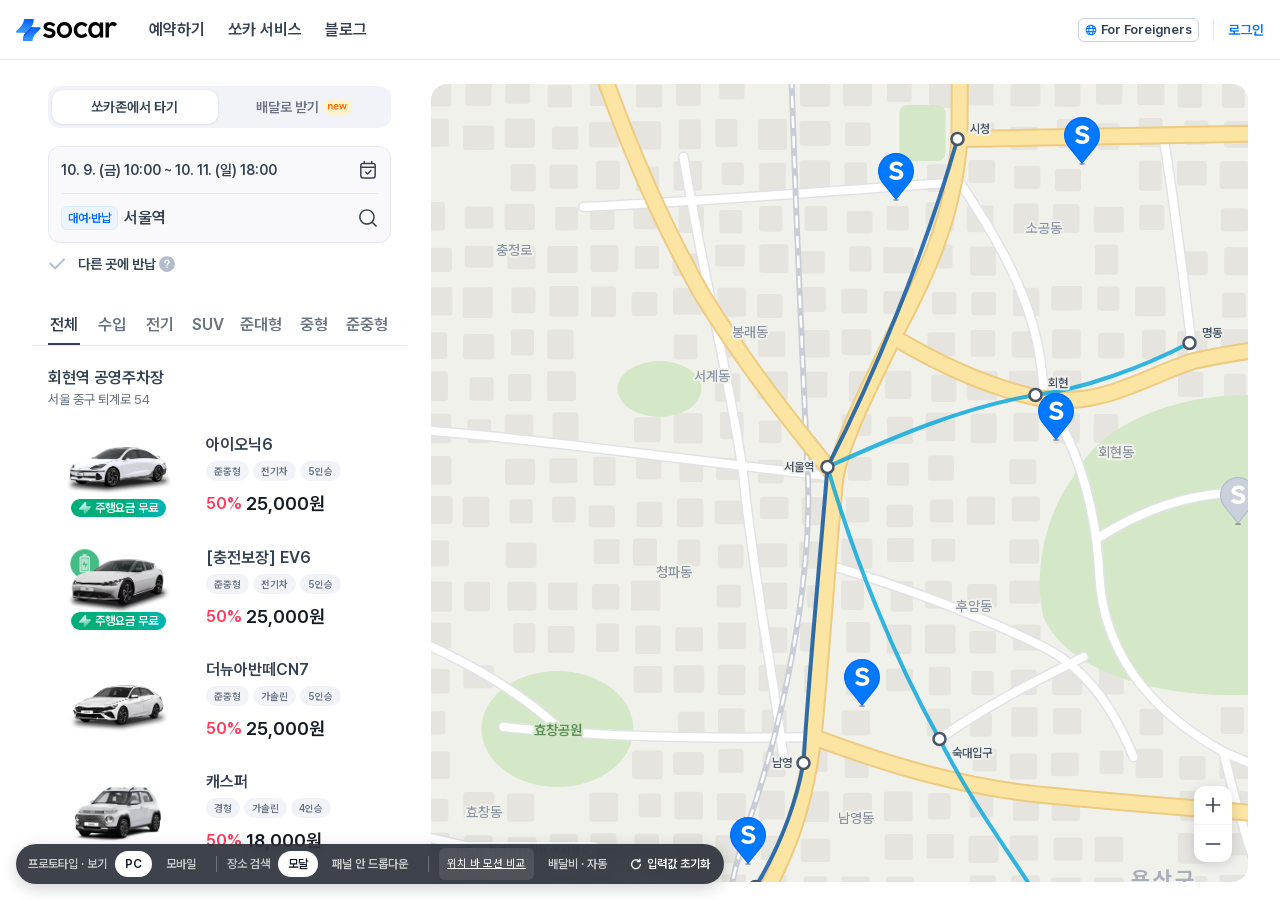
<file: index.html>
<!doctype html>
<html lang="ko">
<head>
<meta charset="utf-8">
<meta name="viewport" content="width=device-width, initial-scale=1, viewport-fit=cover">
<meta name="description" content="쏘카 웹 예약 — 쏘카존 예약과 배달을 한 화면에서 전환하는 프로토타입">
<title>쏘카존·배달 전환 프로토타입 | 쏘카 웹 예약</title>
<style>
@font-face{font-family:'Pretendard Variable';font-style:normal;font-weight:45 930;font-display:swap;src:url([data-uri]) format('woff2');}
:root{
  color-scheme:light;
  /* SOCAR FRAME 2.0 */
  --white:#FFFFFF;
  --gray-50:#F9F9FB;--gray-100:#F2F3F8;--gray-200:#E5E8EF;--gray-300:#CBD1DC;--gray-400:#B4BBCB;
  --gray-500:#99A1B1;--gray-600:#697383;--gray-700:#4A5667;--gray-800:#354153;--gray-900:#262F3C;--gray-1000:#141A24;
  --blue-50:#EBF5FF;--blue-100:#D6EBFF;--blue-400:#3393FF;--blue-500:#0078FF;--blue-600:#0069FF;--blue-700:#0052E0;
  --indigo-50:#ECEFFE;--indigo-100:#D7DEFE;--indigo-500:#4B68FF;--indigo-600:#3554F8;
  --orange-50:#FFF8E6;--orange-100:#FFF3CC;--orange-300:#FFC566;--orange-500:#FF8800;--orange-600:#FA7900;
  --text-strong:#141A24;--text-primary:#354153;--text-secondary:#697383;--text-tertiary:#99A1B1;--text-disabled:#B4BBCB;
  --primary:#0078FF;--primary-strong:#0069FF;--primary-heavy:#0052E0;
  --border-weak:#F2F3F8;--border:#E5E8EF;
  --negative:#FF3A5B;--positive-strong:#00BB83;--caution:#FF8800;
  --map-land:#F1F1EC;
  --font:'Pretendard Variable','Pretendard',-apple-system,BlinkMacSystemFont,'Apple SD Gothic Neo','Noto Sans KR','Malgun Gothic',system-ui,sans-serif;
  box-sizing:border-box;
  padding-top:env(safe-area-inset-top,0px);
  padding-bottom:env(safe-area-inset-bottom,0px);
}
*,*::before,*::after{box-sizing:border-box}
html{height:100%;scroll-padding-top:env(safe-area-inset-top,0px);-webkit-text-size-adjust:100%;text-size-adjust:100%}
body{margin:0;height:100%;background:#FFFFFF;color:var(--text-primary);font-family:var(--font);font-size:14px;line-height:22px;-webkit-font-smoothing:antialiased;-moz-osx-font-smoothing:grayscale;word-break:keep-all}
p,h2{margin:0}
button{font:inherit;color:inherit;background:none;border:0;padding:0;margin:0;cursor:pointer;text-align:inherit;-webkit-tap-highlight-color:transparent}
input{font:inherit;color:inherit}
svg{display:block;flex:none}
:focus{outline:none}
:focus-visible{outline:2px solid var(--primary);outline-offset:2px}
.sr-only{position:absolute;width:1px;height:1px;padding:0;margin:-1px;overflow:hidden;clip:rect(0,0,0,0);white-space:nowrap;border:0}
.defs{position:absolute;width:0;height:0;overflow:hidden}

/* ── Layout ── */
.app{height:100%;min-height:640px;display:flex;flex-direction:column}
.gnb{flex:none;height:60px;background:#fff;border-bottom:1px solid var(--gray-200);position:relative;z-index:30}
.gnb__inner{max-width:1280px;height:100%;margin:0 auto;padding:12px 16px;display:flex;align-items:center;gap:32px}
.gnb__logo{display:block;flex:none;width:101px;height:22px;border-radius:4px}
.gnb__nav{flex:1;min-width:0;display:flex;align-items:center;gap:23px}
.gnb__nav a{font-size:16px;font-weight:600;line-height:24px;color:var(--text-primary);text-decoration:none;white-space:nowrap;border-radius:6px}
.gnb__util{flex:none;display:flex;align-items:center;gap:14px}
.koro{display:inline-flex;align-items:center;gap:4px;padding:1px 6px;border:1px solid var(--gray-300);border-radius:6px;background:#fff;font-size:13px;font-weight:600;line-height:20px;color:var(--text-primary);text-decoration:none;white-space:nowrap}
.gnb__divider{width:1px;height:22px;border-radius:1px;background:var(--gray-200)}
.gnb__login{font-size:14px;font-weight:600;line-height:22px;color:var(--primary);border-radius:6px}
.main{flex:1;min-height:0;display:flex;justify-content:center;padding:24px 32px 18px}
.main__inner{flex:1;max-width:1280px;min-width:0;height:100%;display:flex;gap:24px}

/* ── Left panel ── */
.panel{flex:none;width:375px;min-height:0;display:flex;flex-direction:column}
.results-scroll{flex:1;min-height:0;overflow-y:auto;overscroll-behavior:contain;scrollbar-width:thin;scrollbar-color:var(--gray-300) transparent}
.controls{flex:none;padding:0 12px}
.seg{position:relative;display:flex;gap:4px;height:42px;padding:4px;border-radius:12px;background:var(--gray-100)}
.seg__slider{position:absolute;top:4px;left:4px;width:calc(50% - 6px);height:34px;border-radius:10px;background:#fff;box-shadow:0 0 2px rgba(38,47,60,.12),0 1px 2px rgba(38,47,60,.06);transition:transform .2s ease}
.seg[data-mode="delivery"] .seg__slider{transform:translateX(calc(100% + 4px))}
.seg__btn{position:relative;z-index:1;flex:1;min-width:0;height:34px;padding:6px;border-radius:10px;display:inline-flex;align-items:center;justify-content:center;gap:2px;font-size:14px;font-weight:600;line-height:22px;color:var(--text-secondary);white-space:nowrap;transition:color .2s ease}
.seg__btn[aria-selected="true"]{color:var(--text-primary)}
.seg__btn:focus-visible{outline-offset:-2px}
.seg__new{display:inline-flex;align-items:center;height:14px;padding:0 5px;margin-left:2px;border-radius:999px;background:var(--orange-100);font-size:9px;font-weight:700;line-height:14px;letter-spacing:.2px;color:var(--orange-600)}

.fields{display:flex;flex-direction:column;gap:6px;margin-top:18px}
.field{width:100%;display:flex;align-items:center;gap:12px;padding:12px;border:1px solid var(--border);border-radius:12px;background:#fff;text-align:left;transition:border-color .15s ease}
.field:hover{border-color:var(--gray-300)}
.field__text{flex:1;min-width:0;font-size:14px;font-weight:600;line-height:22px;color:var(--text-primary);white-space:nowrap;overflow:hidden;text-overflow:ellipsis}
.field__icon{flex:none;color:var(--text-primary)}
.loc{width:100%;display:flex;align-items:center;gap:12px;padding:10px 12px;border:1px solid var(--border);border-radius:12px;background:#fff;text-align:left;transition:border-color .15s ease}
.loc:hover{border-color:var(--gray-300)}
.loc__lead{flex:none;display:flex;align-items:center}
.loc__body{flex:1;min-width:0;display:flex;flex-direction:column;gap:1px}
.loc__title{font-size:16px;font-weight:600;line-height:24px;color:var(--text-primary);white-space:nowrap;overflow:hidden;text-overflow:ellipsis}
.loc__title.is-placeholder{color:var(--text-tertiary)}
.loc__sub{min-width:0;font-size:13px;font-weight:500;line-height:20px;color:var(--text-secondary);white-space:nowrap;overflow:hidden;text-overflow:ellipsis}
.loc__trail{flex:none;color:var(--text-primary)}
/* 배달 + 반납 묶음 */
.locgroup{border:1px solid var(--border);border-radius:12px;background:#fff;overflow:hidden}
.locrow{width:100%;display:flex;align-items:center;gap:12px;padding:10px 12px;background:#fff;text-align:left;transition:background-color .15s}
.locrow:hover{background:var(--gray-50)}
.locrow:focus-visible{outline-offset:-2px;border-radius:12px}
.locrow+.locrow{border-top:1px solid var(--border)}
.locrow__title{flex:1;min-width:0;font-size:16px;font-weight:600;line-height:24px;color:var(--text-primary);white-space:nowrap;overflow:hidden;text-overflow:ellipsis}
.locrow__title.is-placeholder{color:var(--text-tertiary)}
.tag{display:inline-flex;align-items:center;padding:2px 6px;border-radius:6px;font-size:12px;font-weight:600;line-height:18px;white-space:nowrap}
.tag--del{background:var(--blue-50);border:1px solid var(--blue-100);color:var(--primary-strong)}
.tag--ret{background:var(--indigo-50);border:1px solid var(--indigo-100);color:var(--indigo-500)}

.ret-slot{min-height:22px;margin-top:10px;display:flex}
.ret-info{display:flex;align-items:center;gap:6px;font-size:13px;font-weight:500;line-height:22px;color:var(--text-tertiary)}
.ret-toggle{display:inline-flex;align-items:center;gap:8px;border-radius:8px}
.ret-toggle__label{font-size:14px;font-weight:600;line-height:22px;color:#637080}
.ret-toggle__fee{margin-left:-4px;font-size:12px;font-weight:600;line-height:18px;color:var(--indigo-500)}

.chips{position:sticky;top:0;z-index:2;display:flex;gap:6px;margin-top:14px;padding:10px 12px;background:#fff;overflow-x:auto;scrollbar-width:none}
.results-scroll.is-browsing .chips{box-shadow:0 1px 0 var(--border-weak)}
.chips::-webkit-scrollbar{display:none}
.chip{flex:none;height:38px;padding:0 14px;border:1px solid var(--gray-200);border-radius:19px;background:#fff;font-size:14px;font-weight:600;line-height:22px;color:var(--text-primary);white-space:nowrap;transition:background-color .15s,border-color .15s,color .15s}
.chip:hover{border-color:var(--gray-300)}
.chip[aria-pressed="true"]{background:var(--gray-900);border-color:var(--gray-900);color:#fff}
.chip:focus-visible{outline-offset:1px}
.list{min-height:calc(100% - 58px);margin-top:6px;padding-bottom:64px}
.list:focus-visible{outline-offset:-2px;border-radius:16px}

/* zone groups / car items */
.zone-group{border-radius:24px;padding-bottom:16px;background:#fff;transition:background-color .5s ease}
.zone-group+.zone-group{margin-top:8px}
.zone-group.is-flash{background:var(--blue-50);transition-duration:.08s}
.zoneinfo{display:flex;align-items:center;gap:6px;padding:10px 16px 12px}
.zoneinfo__name{font-size:16px;font-weight:600;line-height:24px;color:var(--text-primary)}
.zoneinfo__copy{flex:1;min-width:0}
.zoneinfo__oneway{display:block;font-size:12px;line-height:20px;color:#0078FF;font-weight:600}
.zone-query-status{min-height:100px;padding:12px 16px;background:#F2F7FF;border-bottom:1px solid #E8EBF1;font-size:13px;line-height:20px;color:#374553}
.zone-query-status strong{display:block;color:#0078FF;font-size:14px}
.zone-query-status small{display:block;color:#646F80;font-size:11px}
.zone-ret-option{width:100%}
.zone-ret-option .ret-toggle{width:100%;padding:9px 10px;border:1px solid #DCE4EE;border-radius:8px;background:#F7F9FC}
.zone-ret-option .ret-toggle__label{color:#374553}
.zone-ret-option .ret-info{margin-top:6px;padding-left:2px;font-size:12px}
.zoneinfo__addr{font-size:12px;font-weight:500;line-height:18px;color:var(--text-secondary)}
.cars{display:flex;flex-direction:column;gap:2px}
.dlist{display:flex;flex-direction:column;gap:4px}
.car{position:relative;width:100%;display:flex;align-items:center;gap:16px;padding:12px 16px;border-radius:0;background:transparent;text-align:left;transition:background-color .15s ease}
@media (hover:hover) and (pointer:fine){.app:not(.is-mobile) button.car:hover{background:#F9F9FB;border-radius:12px}}
.car:focus-visible{outline-offset:-2px}
.car__dim{width:100%;display:flex;align-items:center;gap:16px;opacity:.3}
.car__thumb{flex:none;width:140px;display:flex;flex-direction:column;align-items:center}
.car__img{display:block;width:110px;height:70px;object-fit:cover}
.badge-free{position:relative;margin-top:-3px;display:inline-flex;align-items:center;gap:4px;padding:0 8px;border-radius:40px;background:linear-gradient(90deg,#00AE7A 56.754%,#00B5AF 94.296%);font-size:12px;font-weight:600;line-height:18px;color:#fff;white-space:nowrap}
.car__info{flex:1;min-width:0;display:flex;flex-direction:column;gap:10px}
.car__row{display:flex;flex-direction:column;gap:4px;min-width:0}
.car__name{font-size:16px;font-weight:600;line-height:24px;color:var(--text-primary);white-space:nowrap;overflow:hidden;text-overflow:ellipsis}
.car__chips{display:flex;flex-wrap:wrap;gap:4px}
.mini-chip{padding:2px 8px;border-radius:16px;background:var(--gray-100);font-size:10px;font-weight:600;line-height:16px;color:var(--text-secondary);white-space:nowrap}
.car__sub{display:flex;flex-direction:column}
.price{display:flex;align-items:center;gap:4px;font-weight:600;white-space:nowrap}
.price__rate{font-size:16px;line-height:24px;color:var(--negative)}
.price__amount{font-size:18px;line-height:26px;color:var(--text-strong)}
.fee{display:flex;align-items:center;gap:2px;font-size:10px;font-weight:600;line-height:16px;color:var(--indigo-600)}
.reserved-tag{position:absolute;left:50%;top:50%;transform:translate(-50%,-50%);padding:3px 8px;border-radius:6px;background:var(--gray-500);font-size:12px;font-weight:600;line-height:18px;color:#fff;white-space:nowrap}
.nudge{margin:0 12px 12px;padding:16px;border:1px solid var(--border);border-radius:16px;background:var(--gray-50)}
.nudge__title{font-size:16px;font-weight:600;line-height:24px;color:var(--text-strong)}
.nudge__body{margin-top:4px;font-size:14px;line-height:22px;color:var(--text-secondary)}
.nudge__actions{display:flex;flex-wrap:wrap;gap:8px;margin-top:14px}

/* ActionButton */
.btn{display:inline-flex;align-items:center;justify-content:center;padding:12px 18px;border-radius:12px;font-size:14px;font-weight:600;line-height:22px;white-space:nowrap;transition:filter .15s,background-color .15s}
.btn:hover{filter:brightness(.96)}
.btn--primary{background:var(--primary);color:#fff}
.btn--secondary{background:var(--blue-100);color:var(--primary-heavy)}
.btn:disabled{opacity:.4;cursor:default;filter:none}
.btn--ghost{background:transparent;color:var(--text-secondary)}
.btn--ghost:hover{filter:none;background:rgba(38,47,60,.06);color:var(--text-primary)}
.btn--sm{padding:6px 12px;border-radius:10px;font-size:13px;line-height:20px}
.btn--outline{background:#fff;color:var(--text-primary);box-shadow:inset 0 0 0 1px var(--gray-200)}
.btn--outline:hover{filter:none;background:var(--gray-50)}

/* ── Map ── */
.map{position:relative;flex:1;min-width:0;border-radius:16px;overflow:hidden;background:var(--map-land);isolation:isolate}
.map__viewport{position:absolute;inset:0;overflow:hidden;cursor:grab;touch-action:none;border-radius:16px}
.map__viewport.is-dragging{cursor:grabbing}
.map__viewport:focus-visible{outline:2px solid var(--primary);outline-offset:-2px}
.map__svg{position:absolute;inset:0;width:100%;height:100%;display:block;pointer-events:none;user-select:none;-webkit-user-select:none}
.ml{font-family:var(--font);paint-order:stroke;stroke:var(--map-land);stroke-width:calc(4px / var(--z,1));stroke-linejoin:round}
.ml--district{font-size:calc(22px / var(--z,1));font-weight:700;fill:#A9B0BB;letter-spacing:calc(3px / var(--z,1))}
.ml--area{font-size:calc(14px / var(--z,1));font-weight:500;fill:#8B93A1}
.ml--park{font-size:calc(14px / var(--z,1));font-weight:600;fill:#5C8C58;stroke:#D4E8C8}
.ml--water{font-size:calc(18px / var(--z,1));font-weight:600;fill:#6C9AC5;stroke:#BFD9F1;letter-spacing:calc(6px / var(--z,1))}
.ml--stn{font-size:calc(12px / var(--z,1));font-weight:600;fill:#4A5667}
.overlay{position:absolute;inset:0;overflow:hidden;pointer-events:none}
.overlay__layer{position:absolute;inset:0}
.map[data-mode="delivery"] #zoneLayer{visibility:hidden}
.poi{position:absolute;display:flex;align-items:center;gap:4px;transform:translate(-4px,-50%);font-size:12px;font-weight:600;line-height:16px;color:#4A5667;white-space:nowrap;opacity:0;transition:opacity .2s;text-shadow:0 0 3px #F1F1EC,0 0 3px #F1F1EC,0 0 2px #F1F1EC}
.poi::before{content:'';flex:none;width:8px;height:8px;border-radius:50%;background:#fff;border:2px solid #99A1B1}
.overlay.show-poi .poi{opacity:1}

/* zone pins */
.zpin{position:absolute;width:36px;height:48px;margin:-48px 0 0 -18px;border-radius:18px;transform-origin:50% 100%;transition:transform .16s ease;pointer-events:auto}
.zpin:hover,.zpin.is-hover,.zpin.is-active{transform:scale(1.14);z-index:3}
.zpin:focus-visible{outline-offset:0}
.zpin.is-enter svg{animation:pin-drop .34s cubic-bezier(.2,.7,.2,1) var(--d,0ms) both}
.zpin__tip{position:absolute;left:50%;bottom:calc(100% + 4px);transform:translateX(-50%);display:flex;align-items:center;gap:4px;padding:6px 10px;border-radius:12px;background:#fff;box-shadow:0 2px 10px rgba(38,47,60,.18);font-size:12px;font-weight:600;line-height:18px;color:var(--text-primary);white-space:nowrap;opacity:0;pointer-events:none;transition:opacity .15s}
.zpin__tip b{font-weight:600;color:var(--primary)}
.zpin.is-empty .zpin__tip b{color:var(--text-tertiary)}
.zpin:hover .zpin__tip,.zpin.is-hover .zpin__tip,.zpin.is-active .zpin__tip,.zpin:focus-visible .zpin__tip{opacity:1}

/* 배달·반납 핀 — 지도를 움직이면 가운데 핀이 꽂힘 */
.pin{position:absolute;display:flex;flex-direction:column;align-items:center;pointer-events:auto;cursor:pointer;border-radius:14px}
.map__viewport.is-dragging .pin{cursor:grabbing}
.pin:focus-visible{outline-offset:2px}
.pin.is-active{z-index:4}
.pin__label{display:inline-flex;align-items:center;justify-content:center;gap:4px;padding:4px 10px;border-radius:100px;background:var(--gray-900);font-size:12px;font-weight:600;line-height:18px;color:#fff;white-space:nowrap;box-shadow:0 2px 8px rgba(20,26,36,.25);transition:transform .18s cubic-bezier(.2,.7,.2,1),background-color .15s}
.pin__stem{width:2px;height:25px;border-radius:1px;background:var(--gray-900);transform-origin:50% 100%;transition:transform .18s cubic-bezier(.2,.7,.2,1)}
.pin--simple{transform:translate(-50%,-100%)}
.pin--car{transform:translate(-50%,-69px)}
.pin--car .pin__label{min-width:75px}
.pin--car .pin__stem{height:22px}
.pin__car{display:block;transition:transform .18s cubic-bezier(.2,.7,.2,1)}
.pin:hover .pin__label{background:var(--gray-1000)}
.pin__ground{position:absolute;left:50%;bottom:-3px;width:12px;height:5px;margin-left:-6px;border-radius:50%;background:rgba(20,26,36,.32);opacity:0;transition:opacity .15s}
.pin--car .pin__ground{bottom:-5px}
/* 들림 → 꽂힘 */
.pin.is-lifted .pin__label{transform:translateY(-10px)}
.pin.is-lifted .pin__stem{transform:scaleY(1.4)}
.pin--car.is-lifted .pin__stem{transform:scaleY(1.45)}
.pin--car.is-lifted .pin__car{transform:translateY(-10px)}
.pin.is-lifted .pin__ground{opacity:1}
.pin.is-plant .pin__label,.pin--car.is-plant .pin__car{animation:plant .32s cubic-bezier(.3,.7,.4,1)}
.pin.is-plant .pin__stem{animation:plant-stem .32s cubic-bezier(.3,.7,.4,1)}
@keyframes plant{0%{transform:translateY(-10px)}60%{transform:translateY(2px)}100%{transform:none}}
@keyframes plant-stem{0%{transform:scaleY(1.4)}60%{transform:scaleY(.92)}100%{transform:none}}
/* 가운데가 아닌 핀이 아직 확정 전이면 주황 점 */
.pin.is-pending .pin__label::after{content:'';width:6px;height:6px;border-radius:50%;background:var(--caution);box-shadow:0 0 0 2px var(--gray-900)}
.pin.is-enter{animation:pin-in .32s cubic-bezier(.2,.7,.2,1)}
/* 확정된 핀: 연필 아이콘 + hover/focus 때 '위치 수정'이 펼쳐짐 */
.pin.is-set .pin__label{gap:3px;padding:4px 8px 4px 10px}
.pin__name{white-space:nowrap}
.pin__more{max-width:0;opacity:0;overflow:hidden;white-space:nowrap;transition:max-width .22s cubic-bezier(.2,.7,.2,1),opacity .18s}
.pin__edit{opacity:.75}
.pin.is-set:hover .pin__label,.pin.is-set:focus-visible .pin__label{background:var(--primary)}
.pin.is-set:hover .pin__stem,.pin.is-set:focus-visible .pin__stem{background:var(--primary)}
.pin.is-set:hover .pin__more,.pin.is-set:focus-visible .pin__more,.pin.is-coach .pin__more{max-width:64px;opacity:1}
.pin.is-set:hover .pin__edit,.pin.is-set:focus-visible .pin__edit{opacity:1}
.pin.is-set.is-pending .pin__label::after{order:-1}
/* 처음 확정한 뒤 한 번 보여주는 말풍선 */
.pin__coach{position:absolute;left:calc(100% + 10px);top:-1px;padding:6px 10px;border-radius:10px;background:#fff;box-shadow:0 4px 14px rgba(38,47,60,.18);font-size:12px;font-weight:600;line-height:18px;color:var(--text-primary);white-space:nowrap;opacity:0;transform:translateX(-4px);pointer-events:none;transition:opacity .2s,transform .2s}
.pin__coach::before{content:'';position:absolute;left:-5px;top:50%;width:10px;height:10px;margin-top:-5px;background:#fff;transform:rotate(45deg);border-radius:2px}
.pin.is-coach .pin__coach{opacity:1;transform:none}
.pin.is-coach .pin__label{background:var(--primary)}
.pin.is-coach .pin__stem{background:var(--primary)}
.pin.is-editing .pin__coach{display:none}

.map__top{position:absolute;top:16px;left:50%;z-index:9;transform:translateX(-50%);width:calc(100% - 140px);display:flex;justify-content:center;pointer-events:none}
.snackbar{display:flex;align-items:center;gap:8px;max-width:100%;padding:12px 16px;border-radius:20px;background:var(--gray-900);font-size:14px;font-weight:400;line-height:22px;color:#fff;opacity:0;transform:translateY(-8px);transition:opacity .2s,transform .2s}
.snackbar.is-show{opacity:1;transform:none}
.map__research{position:absolute;top:16px;left:50%;z-index:7;display:inline-flex;align-items:center;gap:6px;padding:8px 14px 8px 12px;border-radius:100px;background:#fff;box-shadow:0 2px 12px rgba(38,47,60,.2);font-size:14px;font-weight:600;line-height:22px;color:var(--primary);white-space:nowrap;opacity:0;pointer-events:none;transform:translate(-50%,-6px);transition:opacity .2s,transform .2s}
.map__research.is-show{opacity:1;pointer-events:auto;transform:translate(-50%,0)}
.zoomctl{position:absolute;right:16px;bottom:20px;z-index:8;display:flex;flex-direction:column;border-radius:12px;background:#fff;box-shadow:0 2px 12px rgba(38,47,60,.18);overflow:hidden}
.zoomctl button{width:38px;height:38px;display:flex;align-items:center;justify-content:center;color:var(--text-primary);border-radius:0}
.zoomctl button:hover:not(:disabled){background:var(--gray-50)}
.zoomctl button+button{border-top:1px solid var(--gray-100)}
.zoomctl button:disabled{color:var(--text-disabled);cursor:default}
.zoomctl button:focus-visible{outline-offset:-2px}
.map__caption{padding:2px 8px;border-radius:6px;background:rgba(255,255,255,.82);font-size:11px;font-weight:500;line-height:16px;color:var(--text-tertiary)}

/* 하단 확정 바 (Figma: blur 15 · white 50% · radius 14) */
.pinbar{position:absolute;left:50%;bottom:20px;z-index:9;width:min(444px,calc(100% - 120px));transform:translateX(-50%);padding:12px 16px;border:1px solid #fff;border-radius:14px;background:rgba(255,255,255,.6);-webkit-backdrop-filter:blur(15px);backdrop-filter:blur(15px);box-shadow:0 4px 6px rgba(0,0,0,.04)}
.pinbar[hidden]{display:none}
.app:not(.is-mobile) .pinbar{top:20px;bottom:auto;width:min(540px,calc(100% - 32px))}
.app:not(.is-mobile) .map.has-pinbar .map__top{top:calc(var(--pinbar-height,68px) + 24px)}
.pinbar.is-enter{animation:bar-in .26s cubic-bezier(.2,.7,.2,1)}
.pinbar__row{display:flex;align-items:center;gap:12px}
.pinbar__row .btn--ghost{margin-right:-6px}
.pinbar__body{flex:1;min-width:0;display:flex;flex-direction:column;gap:1px}
.pinbar__name{display:inline-flex;align-items:center;gap:4px;max-width:100%;border-radius:6px;font-size:14px;font-weight:600;line-height:22px;color:var(--text-strong)}
.pinbar__name>span{min-width:0;white-space:nowrap;overflow:hidden;text-overflow:ellipsis}
.pinbar__name:hover{text-decoration:underline;text-underline-offset:3px}
.pinbar__name.is-loading{color:var(--text-tertiary)}
.pinbar__name.is-loading span{background:linear-gradient(90deg,#99A1B1 0%,#CBD1DC 50%,#99A1B1 100%);background-size:200% 100%;-webkit-background-clip:text;background-clip:text;color:transparent;animation:shimmer 1s linear infinite}
@keyframes shimmer{from{background-position:200% 0}to{background-position:0 0}}
.pinbar__addr{font-size:13px;font-weight:400;line-height:20px;color:#637080;white-space:nowrap;overflow:hidden;text-overflow:ellipsis}
.pinbar__actions{flex:none;display:flex;align-items:center;gap:6px}
.app:not(.is-mobile) .pinbar__actions .btn{padding:6px 10px;border-radius:8px;height:32px}
.app:not(.is-mobile) .pinbar__actions [data-bar="cancel"]{min-width:50px}
.app:not(.is-mobile) .pinbar__actions [data-bar="confirm"]{min-width:84px}
.pinbar .tag{border:0;box-shadow:inset 0 0 0 1px var(--blue-100)}
.pinbar .tag--ret{box-shadow:inset 0 0 0 1px var(--indigo-100)}
.pinbar__search-icon{flex:none;display:block}
.location-loading{display:inline-flex;align-items:center;justify-content:center;gap:5px;width:50px;height:22px;padding:0 11px;vertical-align:middle}
.location-loading img{flex:none;animation:dot 1s ease-in-out infinite}
.location-loading img:nth-child(2){animation-delay:.15s}
.location-loading img:nth-child(3){animation-delay:.3s}
.pinbar[data-location-state="blocked"] .pinbar__name,.pinbar[data-location-state="editing-blocked"] .pinbar__name,
[data-loc][data-location-state="blocked"] .loc__title,[data-loc][data-location-state="editing-blocked"] .loc__title,
[data-loc][data-location-state="blocked"] .locrow__title,[data-loc][data-location-state="editing-blocked"] .locrow__title{color:var(--text-secondary)}

/* 장소 검색 (모달 / 드롭다운 공통) */
.scrim{position:fixed;inset:0;z-index:60;background:rgba(20,26,36,.4);display:flex;align-items:center;justify-content:center;padding:24px}
.scrim.delivery-entry{background:rgba(0,0,0,.44)}
.scrim.is-enter{animation:fade-in .18s ease-out}
.sheet{display:flex;flex-direction:column;background:#fff}
.sheet--modal{width:min(480px,100%);height:min(699px,calc(100vh - 48px));border:1px solid var(--border);border-radius:24px;box-shadow:0 2px 10px rgba(0,0,0,.1);overflow:hidden}
.scrim.is-enter .sheet--modal{animation:sheet-in .22s cubic-bezier(.2,.7,.2,1)}
.sheet--dropdown{position:fixed;z-index:60;border:1px solid var(--border);border-radius:16px;box-shadow:0 12px 32px rgba(38,47,60,.18);overflow:hidden}
.sheet--dropdown.is-enter{animation:drop-in .16s ease-out}
.sheet__head{flex:none;display:flex;align-items:center;justify-content:space-between;gap:8px;min-height:62px;padding:10px 16px 0}
.sheet__title{font-size:18px;font-weight:600;line-height:26px;color:var(--text-strong)}
.sheet__close{width:40px;height:40px;margin-right:-8px;display:flex;align-items:center;justify-content:center;border-radius:10px;color:var(--text-strong)}
.sheet__close:hover{background:var(--gray-50)}
.sheet__search{flex:none;padding:12px 16px}
.sinput{display:flex;align-items:center;gap:8px;padding:12px 14px;border-radius:14px;background:var(--gray-100);cursor:text}
.sinput:focus-within{box-shadow:inset 0 0 0 1.5px var(--primary)}
.sinput input{flex:1;min-width:0;border:0;outline:0;background:transparent;font-size:16px;font-weight:600;line-height:24px;color:var(--text-strong)}
.sinput input::placeholder{color:var(--text-tertiary)}
.sinput svg{color:var(--gray-500)}
.sheet__body{flex:1;min-height:0;overflow-y:auto;padding-bottom:16px}
.sheet--dropdown .sheet__body{max-height:380px}
.sec-title{display:flex;align-items:center;gap:8px;padding:16px 16px 8px}
.sec-title p{flex:1;font-size:14px;font-weight:600;line-height:22px;color:var(--text-primary)}
.text-btn{font-size:13px;font-weight:500;line-height:20px;color:var(--text-secondary);border-radius:6px}
.text-btn:hover{color:var(--text-primary)}
.recent{display:flex;align-items:center;gap:12px;margin:0 16px;padding:16px 0;border-bottom:1px solid var(--border-weak)}
.recent__main{flex:1;min-width:0;display:flex;flex-direction:column;gap:2px;text-align:left;border-radius:8px}
.recent__line{display:flex;align-items:center;gap:8px}
.recent__name{min-width:0;font-size:16px;font-weight:400;line-height:24px;color:var(--text-primary);white-space:nowrap;overflow:hidden;text-overflow:ellipsis}
.recent__main:hover .recent__name{text-decoration:underline;text-underline-offset:3px}
.recent__addr{padding-left:26px;font-size:13px;font-weight:400;line-height:20px;color:var(--text-secondary)}
.recent__del{width:28px;height:28px;display:flex;align-items:center;justify-content:center;border-radius:8px;color:var(--gray-400)}
.recent__del:hover{background:var(--gray-50);color:var(--gray-600)}
.results{display:flex;flex-direction:column;gap:10px;padding:4px 16px 0}
.result{display:flex;align-items:center;gap:16px;padding:16px;border-radius:14px;background:var(--gray-50);cursor:pointer;transition:background-color .15s}
.result:hover,.result.is-active{background:var(--gray-100)}
.result__text{flex:1;min-width:0;display:flex;flex-direction:column;gap:4px}
.result__name{font-size:16px;font-weight:400;line-height:24px;color:var(--text-strong)}
.result__name b{font-weight:600}
.result__addr{font-size:13px;font-weight:400;line-height:20px;color:var(--text-secondary)}
.sheet__empty{padding:28px 16px;text-align:center;font-size:14px;line-height:22px;color:var(--text-secondary)}
.sheet__empty b{display:block;margin-bottom:4px;font-weight:600;color:var(--text-primary)}

/* 프로토타입 전용 옵션 */
.proto-opt{position:fixed;left:16px;bottom:calc(16px + env(safe-area-inset-bottom,0px));z-index:70;display:flex;align-items:center;gap:4px;padding:4px 4px 4px 12px;border-radius:999px;background:rgba(20,26,36,.82);-webkit-backdrop-filter:blur(8px);backdrop-filter:blur(8px);box-shadow:0 4px 16px rgba(20,26,36,.2)}
.proto-opt__label{margin-right:4px;font-size:12px;font-weight:600;line-height:18px;color:rgba(255,255,255,.7);white-space:nowrap}
.proto-opt button{padding:4px 10px;border-radius:999px;font-size:12px;font-weight:600;line-height:18px;color:rgba(255,255,255,.75);white-space:nowrap}
.proto-opt button[aria-pressed="true"]{background:#fff;color:var(--text-strong)}
.proto-opt button:focus-visible{outline-color:#fff}

@keyframes pin-drop{from{opacity:0;transform:translateY(-14px)}to{opacity:1;transform:none}}
@keyframes pin-in{from{opacity:0;filter:blur(1px)}to{opacity:1;filter:none}}
@keyframes bar-in{from{opacity:0;transform:translate(-50%,10px)}to{opacity:1;transform:translate(-50%,0)}}
@keyframes fade-in{from{opacity:0}to{opacity:1}}
@keyframes sheet-in{from{opacity:0;transform:translateY(12px) scale(.98)}to{opacity:1;transform:none}}
@keyframes drop-in{from{opacity:0;transform:translateY(-6px)}to{opacity:1;transform:none}}
@keyframes shake{0%,100%{transform:translate(-50%,0)}25%{transform:translate(calc(-50% - 6px),0)}50%{transform:translate(calc(-50% + 6px),0)}75%{transform:translate(calc(-50% - 3px),0)}}
.pinbar.is-shake{animation:shake .34s ease-in-out}

@media (prefers-reduced-motion:reduce){
  *,*::before,*::after{animation-duration:.01ms!important;animation-iteration-count:1!important;transition-duration:.01ms!important;scroll-behavior:auto!important}
}

/* 일시 선택 (예시 일정) */
.sheet--dropdown .pop__title{padding:14px 16px 6px;font-size:14px;font-weight:600;line-height:22px;color:var(--text-strong)}
.pop__opts{padding:0 8px}
.opt{width:100%;display:flex;align-items:center;gap:10px;padding:10px 8px;border-radius:12px;font-size:14px;font-weight:600;line-height:22px;color:var(--text-primary);text-align:left}
.opt:hover{background:var(--gray-50)}
.pop__foot{margin-top:4px;padding:10px 16px 12px;border-top:1px solid var(--border-weak);font-size:12px;font-weight:500;line-height:18px;color:var(--text-tertiary)}


/* ── 모바일: 지도 전체 화면 + 왼쪽 패널을 바텀시트로 ── */
.stage{height:100%}
.sheet-handle{display:none}
.proto-opt__sep{width:1px;height:16px;margin:0 6px;background:rgba(255,255,255,.25)}
body.is-narrow .proto-opt{top:calc(11px + env(safe-area-inset-top,0px));bottom:auto;left:auto;right:72px;padding:3px}
body.is-narrow .proto-opt>:not(.proto-opt__reset){display:none}
.stage.is-frame{display:flex;align-items:center;justify-content:center;min-height:100%;padding:24px;background:#E7E9EE}
.stage.is-frame .app{width:390px;height:min(844px,calc(100vh - 48px));min-height:0;border-radius:40px;overflow:hidden;position:relative;background:#fff;box-shadow:0 0 0 10px #1C1E21,0 0 0 11px #3A3D42,0 30px 70px rgba(20,26,36,.35)}
.app.is-mobile{position:relative;overflow:hidden;min-height:0}
.app.is-mobile .gnb{height:52px}
.app.is-mobile .gnb__inner{gap:12px;padding:10px 16px}
.app.is-mobile .gnb__nav,.app.is-mobile .koro,.app.is-mobile .gnb__divider{display:none}
.app.is-mobile .gnb__util{margin-left:auto}
.app.is-mobile .main{padding:0;display:block;position:relative}
.app.is-mobile .main__inner{display:block;position:relative;height:100%;max-width:none}
.app.is-mobile .map{position:absolute;inset:0;border-radius:0;max-width:none;height:auto;margin:0}
.app.is-mobile .map__viewport{border-radius:0}
.app.is-mobile .panel{position:absolute;left:0;right:0;bottom:0;z-index:20;width:auto;max-width:none;height:100%;margin:0;background:#fff;border-radius:var(--sheet-radius,20px) var(--sheet-radius,20px) 0 0;box-shadow:0 -4px 24px rgba(38,47,60,.14);transform:translateY(var(--sheet-y,45%));transition:transform .32s cubic-bezier(.2,.7,.2,1),border-radius .32s cubic-bezier(.2,.7,.2,1)}
.app.is-mobile .panel.is-dragging{transition:none}
.app.is-mobile .sheet-handle{flex:none;display:flex;align-items:center;justify-content:center;height:var(--sheet-top-space,26px);opacity:var(--sheet-handle-opacity,1);overflow:hidden;cursor:grab;touch-action:none;transition:height .32s cubic-bezier(.2,.7,.2,1),opacity .16s ease}
.app.is-mobile .sheet-handle:active{cursor:grabbing}
.app.is-mobile .sheet-handle span{width:36px;height:4px;border-radius:2px;background:var(--gray-300)}
.app.is-mobile .sheet-handle:focus-visible{outline-offset:-4px}
.app.is-mobile .fields{margin-top:14px}
.app.is-mobile .results-scroll{flex:none;height:calc(var(--sheet-visible,100%) - var(--sheet-top-space,26px));transition:height .32s cubic-bezier(.2,.7,.2,1)}
.app.is-mobile .results-scroll{touch-action:pan-x pinch-zoom}
.app.is-mobile .panel.is-dragging .sheet-handle,.app.is-mobile .panel.is-dragging .results-scroll{transition:none}
.app.is-mobile .panel[data-snap="full"] .sheet-handle{pointer-events:none}
.sheet-map-return{display:none}
.app.is-mobile .sheet-map-return{position:absolute;display:inline-flex;align-items:center;justify-content:center;gap:6px;left:calc(50% + .5px);bottom:calc(20px + env(safe-area-inset-bottom,0px));transform:translateX(-50%);z-index:21;width:134px;height:40px;padding:9px 16px;border:0;border-radius:48px;background:var(--white);color:var(--text-primary);font-size:14px;font-weight:600;line-height:22px;white-space:nowrap;box-shadow:inset 0 0 0 1px var(--gray-900),0 0 6px rgba(38,47,60,.04),0 3px 2px rgba(38,47,60,.04),0 2px 8px rgba(38,47,60,.08);opacity:0;visibility:hidden;pointer-events:none;transition:opacity .16s ease,visibility 0s linear .16s}
.app.is-mobile.is-sheet-full:not(.is-detail) .sheet-map-return{opacity:1;visibility:visible;pointer-events:auto;transition:opacity .16s ease .12s,visibility 0s}
.sheet-map-return img{flex:none}
.app.is-mobile .panel[data-snap="full"] .list{padding-bottom:calc(96px + env(safe-area-inset-bottom,0px))}
.app.is-mobile .chips{margin-top:12px}
.app.is-mobile .list{padding-bottom:calc(24px + env(safe-area-inset-bottom,0px))}
.app.is-mobile .map__top{top:12px;width:calc(100% - 24px)}
.app.is-mobile .snackbar{font-size:14px}
.app.is-mobile .map__research{top:12px}

.app.is-mobile .zoomctl{right:12px;bottom:calc(var(--pad-b,0px) + 12px)}
/* 수정 중: 시트 대신 하단에 붙는 확정 시트 */
.app.is-mobile .pinbar{left:0;right:0;bottom:0;width:auto;transform:none;z-index:25;padding:18px 16px calc(16px + env(safe-area-inset-bottom,0px));border:0;border-radius:20px 20px 0 0;background:#fff;-webkit-backdrop-filter:none;backdrop-filter:none;box-shadow:0 -4px 24px rgba(38,47,60,.14)}
.app.is-mobile .pinbar.is-enter{animation:bar-up .3s cubic-bezier(.2,.7,.2,1)}
.app.is-mobile .pinbar.is-shake{animation:shake-m .34s ease-in-out}
.app.is-mobile .pinbar__row{flex-wrap:wrap;row-gap:16px}
.app.is-mobile .pinbar__actions{flex:1 1 100%;gap:12px}
.app.is-mobile .pinbar__body{flex:1 1 calc(100% - 56px)}
.app.is-mobile .pinbar__name{font-size:16px;line-height:24px}
.app.is-mobile .pinbar__addr{font-size:14px;line-height:22px}
.app.is-mobile .pinbar__row .btn{flex:1;padding:14px 18px;border-radius:14px;font-size:16px;line-height:24px}
.app.is-mobile .pinbar__row .btn--ghost{flex:0 0 96px;margin-right:0;background:var(--gray-100);color:var(--text-primary)}
@keyframes bar-up{from{transform:translateY(100%)}to{transform:none}}
@keyframes shake-m{0%,100%{transform:none}25%{transform:translateX(-6px)}50%{transform:translateX(6px)}75%{transform:translateX(-3px)}}
/* 장소 검색은 전체 화면, 일시는 바텀시트 */
.app.is-mobile .scrim{position:absolute;inset:0;z-index:60;padding:0;background:transparent;align-items:stretch}
.app.is-mobile .sheet--modal{width:100%;height:100%;border:0;border-radius:0;box-shadow:none}
.app.is-mobile .scrim.is-enter .sheet--modal{animation:sheet-up .26s cubic-bezier(.2,.7,.2,1)}
.app.is-mobile .scrim.scrim--bottom{align-items:flex-end;background:rgba(20,26,36,.4)}
.sheet--bottom{width:100%;border-radius:20px 20px 0 0;padding-bottom:calc(12px + env(safe-area-inset-bottom,0px));box-shadow:0 -8px 24px rgba(38,47,60,.16)}
.app.is-mobile .scrim.is-enter .sheet--bottom{animation:sheet-up .26s cubic-bezier(.2,.7,.2,1)}
.sheet--bottom .pop__title{padding:18px 20px 8px;font-size:18px;font-weight:600;line-height:26px;color:var(--text-strong)}
.sheet--bottom .pop__opts{padding:0 12px}
.sheet--bottom .opt{padding:14px 8px;font-size:16px;line-height:24px}
.sheet--bottom .pop__foot{padding:12px 20px 4px}
@keyframes sheet-up{from{opacity:.6;transform:translateY(32px)}to{opacity:1;transform:none}}
/* 모바일: 안내 말풍선은 핀 위로 */
.app.is-mobile .pin__coach{left:50%;top:auto;bottom:calc(100% + 10px);transform:translate(-50%,4px)}
.app.is-mobile .pin.is-coach .pin__coach{transform:translate(-50%,0)}
.app.is-mobile .pin__coach::before{left:50%;top:auto;bottom:-5px;margin:0 0 0 -5px}

/* 확정된 핀의 연필 배지 — hover가 없는 모바일에서도 '눌러서 고칠 수 있는 핀'으로 보이게 */
.pin.is-set .pin__label{padding:4px 18px 4px 10px}
.pin__badge{position:absolute;top:2px;right:-10px;width:22px;height:22px;border-radius:50%;display:flex;align-items:center;justify-content:center;background:#fff;color:var(--gray-900);box-shadow:0 1px 4px rgba(20,26,36,.28),0 0 0 1px rgba(20,26,36,.06);transition:transform .15s,color .15s}
.pin__badge .pin__edit{opacity:1}
.pin.is-set:hover .pin__badge,.pin.is-set:focus-visible .pin__badge,.pin.is-coach .pin__badge{color:var(--primary)}
.pin.is-set:active .pin__label{transform:scale(.96)}
.pin.is-set:active .pin__badge{transform:scale(.9)}
.pin.is-set.is-pending .pin__label::after{display:none}
.pin.is-set.is-pending .pin__badge{box-shadow:0 0 0 2px var(--caution),0 1px 4px rgba(20,26,36,.28)}
.app.is-mobile .pin__badge{width:24px;height:24px;top:1px;right:-12px}
/* 검색 화면의 '지도에서 핀 위치 조정하기' */
.sheet__maprow{flex:none;display:flex;align-items:center;gap:8px;margin:0 16px 4px;padding:12px 4px;border-bottom:1px solid var(--border-weak);font-size:15px;font-weight:600;line-height:22px;color:var(--primary);text-align:left;border-radius:8px}
.sheet__maprow span{flex:1}
.sheet__maprow .chev{color:var(--gray-400)}
.sheet__maprow:hover{background:var(--blue-50)}

/* 편도 핀 구분: 배달 = 검정 채움, 반납 = 흰 바탕 + 검정 테두리 (색 대신 형태로 구분) */
.app.pins-split .pin--simple.pin--ret .pin__label{background:#fff;color:var(--gray-900);box-shadow:inset 0 0 0 2px var(--gray-900),0 2px 8px rgba(20,26,36,.18)}
.app.pins-split .pin--simple.pin--ret:hover .pin__label,.app.pins-split .pin--simple.pin--ret:focus-visible .pin__label,.app.pins-split .pin--simple.pin--ret.is-coach .pin__label{background:#fff;color:var(--primary);box-shadow:inset 0 0 0 2px var(--primary),0 2px 8px rgba(20,26,36,.18)}
.app.pins-split .pin--simple.pin--ret.is-set .pin__badge{background:var(--gray-900);color:#fff}
.app.pins-split .pin--simple.pin--ret.is-set:hover .pin__badge,.app.pins-split .pin--simple.pin--ret.is-coach .pin__badge{background:var(--primary);color:#fff}

.proto-opt .proto-opt__reset{display:inline-flex;align-items:center;gap:4px;padding:4px 10px 4px 8px;color:#fff}
.proto-opt .proto-opt__reset:hover{background:rgba(255,255,255,.14)}
.proto-opt__reset svg{width:14px;height:14px}
/* 숨겨진 시트 안 요소에 포커스가 가도 화면 전체가 밀리지 않게 */
.app.is-mobile,.app.is-mobile .main,.app.is-mobile .main__inner{overflow:hidden;overflow:clip}

/* ── v11: 피그마 pin · 지도-장소표기 · 장소 인풋 · 배달비 안내 · 검색 ── */
.pin.is-set .pin__label{padding:4px 10px;gap:3px}
.pin__label .pin__edit{opacity:1}
.pin.is-set.is-pending .pin__label::after{display:block;content:'';width:6px;height:6px;border-radius:50%;background:var(--caution);box-shadow:none}
.pin.is-blocked .pin__label{background:var(--gray-500);color:#fff}
.pin.is-blocked .pin__stem{background:var(--gray-500)}
.app.pins-split .pin--simple.pin--ret.is-blocked .pin__label{background:#fff;color:var(--gray-500);box-shadow:inset 0 0 0 2px var(--gray-400),0 2px 8px rgba(20,26,36,.12)}
.app.pins-split .pin--simple.pin--ret.is-blocked .pin__stem{background:var(--gray-400)}
.dots{display:inline-flex;align-items:center;gap:4px;height:24px;vertical-align:top}
.dots i{width:6px;height:6px;border-radius:50%;background:var(--gray-400);animation:dot 1s ease-in-out infinite}
.dots i:nth-child(2){animation-delay:.15s}
.dots i:nth-child(3){animation-delay:.3s}
@keyframes dot{0%,100%{opacity:.35}50%{opacity:1}}
.pinbar__name .dots{height:22px}
.pinbar__addr.is-muted,.loc__sub.is-muted{color:var(--text-tertiary)}
.pinbar .btn--primary:disabled{opacity:1;background:var(--gray-100);color:var(--text-disabled)}
.pinbar[data-location-state="loading"] .btn--primary:disabled{background:var(--primary);color:var(--white)}
.locrow__hint{margin-left:8px;font-size:14px;font-weight:500;color:var(--text-tertiary)}
.feeband-slot{flex:none;margin-top:12px;padding:0 1px}
.feeband-slot[hidden]{display:none}
.feeband{display:flex;align-items:center;justify-content:center;gap:6px;height:24px;padding:2px 24px;border-radius:12px;background:linear-gradient(90deg,rgba(249,249,251,0) 0%,#F9F9FB 20%,#F9F9FB 80%,rgba(249,249,251,0) 100%);font-size:13px;font-weight:600;line-height:20px;color:#637080}
.feeband svg{color:var(--gray-700)}
.feeband.is-free{background:linear-gradient(90deg,rgba(235,245,255,0) 0%,#EBF5FF 20%,#EBF5FF 80%,rgba(235,245,255,0) 100%);color:var(--primary)}
.feeband.is-free svg{color:var(--primary)}
.proto-fee-menu{position:fixed;z-index:75;width:196px;padding:8px;border:1px solid var(--border);border-radius:16px;background:#fff;box-shadow:0 12px 32px rgba(38,47,60,.18)}
.proto-fee-menu p{padding:6px 8px;font-size:12px;color:var(--text-secondary)}
.proto-fee-menu button{display:flex;align-items:center;gap:8px;width:100%;padding:10px 8px;border-radius:8px;font-size:14px}
.proto-fee-menu button:hover{background:var(--gray-50)}
.proto-fee-menu button[aria-checked="true"]{background:var(--blue-50);color:var(--primary);font-weight:600}
body.is-narrow .proto-opt .proto-opt__settings{display:block;padding:4px 8px;font-size:11px;color:#fff}
body.is-narrow .proto-opt .proto-opt__reset{width:28px;padding:4px 7px;font-size:0;gap:0}
.maplink{flex:none;align-self:flex-start;display:inline-flex;align-items:center;gap:6px;margin:0 16px 4px;padding:2px 0;border-radius:6px;font-size:13px;font-weight:600;line-height:20px;color:var(--text-secondary)}
.maplink:hover{color:var(--text-primary)}
.sinput__clear{flex:none;display:flex;align-items:center;justify-content:center;width:22px;height:22px;border-radius:50%;color:var(--gray-400)}
.sinput__clear:hover{color:var(--gray-600)}
.sinput__clear[hidden],.sinput__icon[hidden]{display:none}
.sinput__icon{flex:none;display:flex;color:var(--gray-500)}

/* 배달·반납 불가 지역: 배달 모드에서만 딤드 + 빗금 */
#mNoSvc{opacity:0;transition:opacity .25s ease}
.map[data-mode="delivery"] #mNoSvc{opacity:1}
.map__notes{position:absolute;left:16px;bottom:20px;z-index:4;display:flex;flex-direction:column;align-items:flex-start;gap:6px;pointer-events:none}
.map__legend{display:none;align-items:center;gap:6px;padding:4px 10px 4px 6px;border-radius:8px;background:rgba(255,255,255,.92);box-shadow:0 1px 4px rgba(38,47,60,.12);font-size:12px;font-weight:600;line-height:18px;color:var(--text-primary)}
.map[data-mode="delivery"] .map__legend{display:inline-flex}
.map__swatch{width:16px;height:12px;border-radius:3px;background:repeating-linear-gradient(45deg,rgba(38,47,60,.36) 0 2px,rgba(38,47,60,.16) 2px 6px);box-shadow:inset 0 0 0 1px rgba(38,47,60,.12)}
.app.is-mobile .map__notes{left:12px;bottom:calc(var(--pad-b,0px) + 12px)}

/* 960px 이하·모바일: 넓은 화면에선 시트·확정 시트·검색을 가운데 600px로 */
.app.is-mobile .panel{left:50%;right:auto;width:min(100%,600px);transform:translate(-50%,var(--sheet-y,45%))}
.app.is-mobile .pinbar{left:50%;right:auto;width:min(100%,600px);transform:translateX(-50%)}
.app.is-mobile .pinbar.is-enter{animation:bar-up-c .3s cubic-bezier(.2,.7,.2,1)}
.app.is-mobile .pinbar.is-shake{animation:shake-c .34s ease-in-out}
@keyframes bar-up-c{from{transform:translate(-50%,100%)}to{transform:translate(-50%,0)}}
@keyframes shake-c{0%,100%{transform:translateX(-50%)}25%{transform:translateX(calc(-50% - 6px))}50%{transform:translateX(calc(-50% + 6px))}75%{transform:translateX(calc(-50% - 3px))}}
.app.is-mobile .scrim{justify-content:center;background:rgba(20,26,36,.4)}
.app.is-mobile .scrim.delivery-entry{background:rgba(0,0,0,.44)}
.app.is-mobile .sheet--modal{width:min(100%,600px)}
.sheet--bottom{width:min(100%,600px)}
.app.is-mobile .scrim.scrim--bottom{justify-content:center}
/* 모바일 확정 시트: 취소는 좁게, 확정이 주 버튼으로 읽히게 */
.app.is-mobile .pinbar__row .btn--outline{flex:0 0 104px}

/* 확정 전 표시용 주황 점은 쓰지 않음 — 확정 전 변경이 남은 채로 다른 핀으로 넘어가는 상태 자체를 가드로 막음 */
.pin.is-pending .pin__label::after,.pin.is-set.is-pending .pin__label::after{content:none;display:none}
/* 모바일 레이아웃(960px 이하)에선 바텀시트·확정 시트·검색·일시 시트 모두 화면 폭을 가득 채움 */
.app.is-mobile .panel{left:0;right:0;width:auto;transform:translateY(var(--sheet-y,45%))}
.app.is-mobile .pinbar{left:0;right:0;width:auto;transform:none}
.app.is-mobile .pinbar.is-enter{animation:bar-up .3s cubic-bezier(.2,.7,.2,1)}
.app.is-mobile .pinbar.is-shake{animation:shake-m .34s ease-in-out}
.app.is-mobile .sheet--modal{width:100%}
.sheet--bottom{width:100%}

/* 캘린더 + 10분 단위 시간 휠 */
.date-picker{width:344px;padding:12px 16px 16px;max-height:calc(100vh - 24px);overflow-y:auto;background:#fff}
.date-picker__head{display:flex;align-items:center;justify-content:space-between;font-size:14px;font-weight:600;color:var(--text-secondary)}
.date-picker__close{display:flex;align-items:center;justify-content:center;width:28px;height:28px;border-radius:8px}
.date-picker__month{display:flex;align-items:center;justify-content:center;gap:24px;height:56px}
.date-picker__month h2{min-width:118px;text-align:center;font-size:24px;line-height:32px;font-weight:700;color:#101418}
.date-picker__month button{display:flex;align-items:center;justify-content:center;width:36px;height:36px;border-radius:10px}
.date-picker__month button:disabled{color:var(--gray-300);cursor:default}
.date-picker__prev svg{transform:rotate(180deg)}
.calendar-week,.calendar-grid{display:grid;grid-template-columns:repeat(7,minmax(0,1fr));text-align:center}
.calendar-week{padding:10px 0;border-bottom:1px solid var(--border);font-size:13px;color:var(--text-secondary)}
.calendar-week span:first-child,.calendar-day.is-sunday:not(:disabled){color:var(--negative)}
.calendar-grid{padding:8px 0}
.calendar-day{position:relative;height:44px;font-size:14px;border-radius:0;isolation:isolate}
.calendar-day:disabled{color:var(--gray-300);cursor:default}
.calendar-day.is-range{background:var(--blue-50)}
.calendar-day.is-start{border-radius:22px 0 0 22px}
.calendar-day.is-end{border-radius:0 22px 22px 0}
.calendar-day.is-start.is-end{border-radius:22px}
.calendar-day.is-start::before,.calendar-day.is-end::before{content:'';position:absolute;z-index:-1;width:30px;height:30px;top:7px;left:calc(50% - 15px);border-radius:50%;background:var(--gray-800)}
.calendar-day.is-start,.calendar-day.is-end,.calendar-day.is-sunday.is-start,.calendar-day.is-sunday.is-end{color:#fff!important;font-weight:600}
.calendar-day.is-today:not(.is-start):not(.is-end)::after{content:'';position:absolute;width:4px;height:4px;border-radius:50%;background:var(--primary);bottom:4px;left:calc(50% - 2px)}
.calendar-day:focus-visible{outline-offset:-3px;border-radius:8px}
.date-times{display:grid;grid-template-columns:1fr 1fr;gap:8px;margin-top:8px}
.date-time__label{width:100%;padding:10px 0;border-bottom:1px solid var(--border);font-size:16px;font-weight:500;text-align:center;color:var(--text-secondary)}
.date-time__label[aria-pressed="true"]{color:var(--primary);border-color:var(--primary)}
.time-picker{position:relative;display:flex;align-items:center;height:132px;margin-top:8px;isolation:isolate}
.time-picker::before{position:absolute;inset:44px 0;background:var(--gray-100);border-radius:12px;content:'';z-index:-1}
.time-picker__colon{flex:none;width:12px;font-size:18px;font-weight:600;text-align:center}
.time-wheel{flex:1;min-width:0;height:132px;overflow-y:auto;overscroll-behavior:contain;scroll-snap-type:y mandatory;scrollbar-width:none;padding:44px 0;touch-action:pan-y}
.time-wheel::-webkit-scrollbar{display:none}
.time-wheel:focus-visible{outline-offset:-2px;border-radius:12px}
.time-wheel button{display:block;width:100%;height:44px;scroll-snap-align:center;scroll-snap-stop:always;font-size:18px;color:var(--text-secondary);text-align:center}
.time-wheel button[aria-selected="true"]{font-weight:600;color:var(--text-strong)}
.date-picker__hint{min-height:20px;margin:8px 0 12px;font-size:12px;line-height:20px;text-align:center;color:var(--text-secondary)}
.date-picker__hint.is-error{color:var(--negative)}
.date-picker__apply{width:100%;border-radius:12px}
.app.is-mobile .date-picker{width:100%;max-height:calc(100% - 16px);border-radius:20px 20px 0 0;padding-bottom:calc(16px + env(safe-area-inset-bottom,0px))}
.app.is-mobile .date-picker__apply{padding:14px 18px}

/* ── 차량 상세·주문서 (Figma 11950:181330 / PC·모바일) ── */
.app.is-detail .main{display:none}
.detail{flex:1;min-height:0;overflow-y:auto;overscroll-behavior:contain;background:var(--white);scroll-behavior:smooth}
.detail[hidden]{display:none}
.detail__wrap{max-width:1200px;margin:0 auto;padding:0 0 100px;position:relative}
.detail__back{position:absolute;top:14px;left:16px;display:flex;align-items:center;gap:4px;color:var(--text-secondary);font-size:13px;line-height:20px;min-height:36px;border-radius:6px;z-index:1}
.detail__mobile-header{display:none}
.detail__grid{display:grid;grid-template-columns:minmax(0,720px) 380px;gap:100px;align-items:start}
.detail__left{min-width:0}
.detail__hero{padding:30px 16px 20px}
.detail__photo{display:block;width:320px;height:159px;max-width:100%;object-fit:contain;margin:0 auto 50px}
.detail__title{display:flex;align-items:center;justify-content:space-between;gap:12px;height:32px}
.detail__title h1{margin:0;font-size:22px;line-height:30px;color:var(--text-strong);font-weight:700}
.detail__title .btn{white-space:nowrap}
.detail__date{display:none}
.detail__options{padding:0 16px 24px;display:grid;gap:12px}
.detail__options>h2{display:none}
.detail__option{background:var(--gray-50);border-radius:14px;padding:14px 16px;position:relative}
.detail__option summary{display:flex;align-items:center;gap:6px;list-style:none;font-weight:600;font-size:13px;line-height:20px;color:#00a180}
.detail__option--luggage summary{color:var(--primary-strong)}
.detail summary::-webkit-details-marker{display:none}
.detail__option summary .detail__icon--chevron{position:absolute;right:16px;top:28px}
.detail__option:not([open]) .detail__icon--chevron{transform:rotate(180deg)}
.detail__tags{display:flex;gap:4px;flex-wrap:wrap;margin-top:6px;padding-right:40px}
.detail__tags span{padding:2px 6px;border:0;box-shadow:inset 0 0 0 1px var(--gray-100);border-radius:6px;background:var(--white);font-size:12px;line-height:18px;font-weight:500}
.detail__icon{display:inline-block;vertical-align:middle;flex:none}
.detail__section{padding:24px 16px;border-top:12px solid var(--gray-100);scroll-margin-top:16px}
.detail__heading{display:flex;align-items:center;gap:6px;margin:0 0 20px;font-size:16px;line-height:24px;font-weight:600;color:var(--text-primary)}
.detail__heading button{display:inline-flex;align-items:center;justify-content:center;border-radius:6px}
.detail__heading .detail__more{margin-left:auto;font-size:13px;line-height:20px;color:var(--text-secondary);font-weight:400}
.detail__muted{font-size:14px;line-height:22px;color:var(--text-secondary);margin:-14px 0 20px}
.detail__place{display:flex;align-items:center;gap:10px;width:100%;text-align:left;margin:16px 0;font-size:16px;line-height:24px;color:var(--text-primary);font-weight:600}
.detail__place:first-of-type{margin-top:0}
.detail__place .tag{white-space:nowrap;flex:none;font-size:12px;line-height:18px;padding:2px 6px;border-radius:6px;box-shadow:inset 0 0 0 1px var(--blue-100)}
.detail__place-name{flex:1;min-width:0}
.detail__request{display:flex;flex-direction:column;justify-content:space-between;gap:6px;height:120px;border:1px solid var(--gray-200);border-radius:12px;padding:14px 16px;background:var(--white)}
.detail__request textarea{display:block;width:100%;flex:1;min-height:0;resize:none;border:0;background:none;outline:none;font-family:var(--font);font-size:16px;line-height:24px;color:var(--text-primary);padding:0}
.detail__request textarea::placeholder{color:var(--text-secondary)}
.detail__request:focus-within{border-color:#99ceff}
.detail__request.is-saved{background:var(--white);border-color:var(--gray-200)}
.detail__request-foot{display:flex;justify-content:space-between;align-items:center;color:var(--text-tertiary);font-size:12px;line-height:18px;font-weight:500}
.detail__request-foot .btn{background:var(--gray-100);border:0;color:var(--text-secondary);font-size:12px;line-height:18px;min-height:30px;padding:6px 8px}
.detail__request-foot .btn:disabled{color:var(--text-secondary);cursor:default}
.detail__request.is-filled:not(.is-saved) .btn{background:var(--primary);color:var(--white)}
.detail__place-note{padding:12px 16px;border-radius:12px;background:var(--blue-50);font-size:13px;line-height:20px;color:var(--text-secondary)}
.detail__request-status{font-size:12px;line-height:18px;color:var(--negative);margin-top:6px}
.detail__request-status:empty{display:none}
/* 쏘카존 상세에서 대여 방법·배달/반납 주소 변경 */
.detail__method{margin-bottom:24px}
.detail__method .seg__btn{font-size:14px;line-height:22px;font-weight:600}
.detail__method .seg__btn[aria-selected="true"]{background:var(--white);box-shadow:0 0 2px rgba(38,47,60,.12)}
.detail__new{display:inline-flex;align-items:center;padding:4px 5px;border-radius:500px;background:var(--orange-100)}
.detail__new img{display:block}
.detail__location-stack{display:flex;flex-direction:column;gap:4px}
.detail__location{display:flex;align-items:center;gap:12px;width:100%;min-height:67px;padding:10px 12px;border:1px solid var(--border);border-radius:12px;text-align:left}
.detail__location .tag{flex:none;white-space:nowrap;font-size:12px;line-height:18px;padding:2px 6px;border-radius:6px}
.detail__location-copy{display:flex;flex-direction:column;gap:1px;flex:1;min-width:0}
.detail__location-name{font-size:16px;line-height:24px;font-weight:600;overflow:hidden;text-overflow:ellipsis;white-space:nowrap}
.detail__location-address{font-size:13px;line-height:20px;color:var(--text-secondary);overflow:hidden;text-overflow:ellipsis;white-space:nowrap}
.detail__location--empty{min-height:48px;padding:11px 13px;gap:8px;background:var(--gray-50);border-color:var(--blue-400);border-radius:14px;color:var(--text-tertiary)}
.detail__return-option{margin-top:12px;display:flex;flex-direction:column;gap:10px}
.detail__location-stack:has(.detail__request) + .detail__return-option{margin-top:24px}
.detail__return-toggle{align-self:flex-start;display:flex;align-items:center;gap:6px;min-height:22px;font-size:14px;line-height:22px;font-weight:600;color:var(--text-secondary)}
.detail__return-toggle[aria-checked="true"]{gap:8px}
.detail__return-fee{margin-left:-4px;color:var(--indigo-500)}
.detail__method-note{margin-top:16px}
.detail__rental-method .detail__request textarea::placeholder{color:var(--text-secondary)}
.detail__rental-method .tag,.detail-search .tag{border:0;box-shadow:inset 0 0 0 1px var(--blue-100)}
.detail__rental-method .tag--ret,.detail-search .tag--ret{box-shadow:inset 0 0 0 1px var(--indigo-100)}
.detail-search .sinput{background:var(--gray-50);box-shadow:inset 0 0 0 1px var(--blue-400)}
.detail-search .sheet__body{padding-top:12px}
.detail-search .recent{position:relative;border:0}
.detail-search .recent__divider{position:absolute;bottom:0;left:0;max-width:100%;overflow:hidden;height:1px}
.detail-search .recent__divider img{display:block}
.detail-search .detail__search-status{padding:12px 16px;color:var(--negative);font-size:13px;line-height:20px}
.app.is-mobile .scrim.detail-search{padding:12px;background:rgba(20,26,36,.4);align-items:center}
.app.is-mobile .detail-search .sheet--modal{width:min(480px,100%);height:min(699px,calc(100% - 24px));border:1px solid var(--border);border-radius:24px;box-shadow:0 2px 10px rgba(0,0,0,.1)}
.detail__insurances{display:grid;gap:10px}
.insurance{position:relative;display:block;padding:22px 16px;border:1px solid var(--gray-100);border-radius:14px;cursor:pointer;box-shadow:0 2px 6px rgba(38,47,60,.08)}
.insurance:has(input:checked){border-color:var(--gray-900);box-shadow:inset 0 0 0 .8px var(--gray-900),0 2px 6px rgba(38,47,60,.08)}
.insurance:has(input:focus-visible){outline:2px solid var(--primary);outline-offset:2px}
.insurance__top{display:flex;align-items:flex-start;gap:16px;font-size:16px;line-height:24px;font-weight:600;color:var(--text-primary)}
.insurance input{position:absolute;width:1px;height:1px;opacity:0}
.insurance__copy{flex:1;min-width:0}
.insurance__price{flex:none;font-size:18px;line-height:26px;color:var(--text-strong);white-space:nowrap}
.insurance--basic .insurance__price{font-size:16px;line-height:24px}
.insurance__sub{display:block;margin-top:3px;font-size:14px;line-height:22px;font-weight:400;color:var(--text-secondary)}
.insurance--full .insurance__sub{font-weight:600;color:var(--primary)}
.insurance__benefits{display:grid;gap:2px;margin:14px 0 0;padding:10px 12px;border:1px solid var(--gray-100);border-radius:10px;background:var(--gray-50);list-style:none;font-size:13px;line-height:20px}
.insurance__benefits li{display:flex;align-items:center;gap:8px}
.detail__table-wrap{border:1px solid var(--gray-200);border-radius:12px;overflow:hidden}
.detail__table{width:100%;border-collapse:collapse;table-layout:fixed;font-size:16px;line-height:24px}
.detail__table th,.detail__table td{padding:8px 24px;text-align:left;font-weight:400}
.detail__table th{padding-top:10px;padding-bottom:10px;background:var(--gray-50);color:var(--text-secondary);border-bottom:1px solid var(--gray-100);font-size:13px;line-height:20px;font-weight:600}
.detail__table tr+tr td{border-top:1px solid var(--gray-200)}
.detail__table th+th,.detail__table td+td{text-align:right}
.detail__table td+td{font-weight:600}
.detail__table .is-free{color:var(--primary)}
.detail__payment{display:block;width:100%;height:54px;padding:0 16px;border:1px solid var(--gray-200);border-radius:14px;appearance:none;font-family:var(--font);font-size:14px;color:var(--text-primary);background:var(--white) url('assets/icons/chevron-down.svg') no-repeat right 16px center;background-size:16px}
.detail__bill-group{margin:0 0 24px}
.detail__bill-group summary{display:flex;align-items:center;gap:8px;list-style:none;font-size:14px;line-height:22px;font-weight:600;color:var(--text-primary)}
.detail__bill-group summary strong{margin-left:auto}
.detail__bill-group:not([open]) summary img{transform:rotate(180deg)}
.detail__bill-row{display:flex;align-items:center;justify-content:space-between;gap:12px;margin-top:8px;font-size:14px;line-height:22px;color:var(--text-primary)}
.detail__bill-row--small{font-size:13px;line-height:20px;color:var(--text-secondary)}
.detail__bill-group>summary+.detail__bill-row{margin-top:16px}
.detail__discount{color:var(--text-secondary)}
.detail__discount-box{padding:14px;background:var(--gray-50);border-radius:12px;margin-top:16px}
.detail__discount-box .detail__bill-row{margin-top:0;gap:6px}
.detail__discount-label{display:flex;gap:4px;align-items:center;flex:1;min-width:0}
.detail__coupon{color:var(--primary);font-size:12px;line-height:18px;padding:2px 4px;border-radius:4px;background:var(--blue-50);white-space:nowrap}
.detail__remove{display:flex;align-items:center;justify-content:center;width:24px;height:24px;flex:none}
.detail__discount-note{font-size:12px;line-height:18px;color:var(--text-secondary);margin:8px 0 14px;padding-left:12px;position:relative}
.detail__discount-note:before{content:'';position:absolute;left:3px;top:1px;height:16px;width:2px;background:var(--gray-300);border-radius:4px}
.detail__credit{width:68px;min-width:0;padding:0;border:0;font-family:var(--font);font-size:14px;line-height:22px;text-align:right;background:transparent;color:var(--text-secondary);appearance:textfield}
.detail__credit::-webkit-inner-spin-button{appearance:none}
.detail__credit-tools{display:flex;align-items:center;justify-content:space-between;gap:8px;margin-top:8px;color:var(--text-secondary);font-size:12px;line-height:18px}
.detail__credit-tools button{color:var(--primary)}
.detail__switch{display:flex;align-items:center;gap:8px;font-size:12px;line-height:18px;color:var(--text-tertiary);margin-top:8px;cursor:pointer}
.detail__switch input{appearance:none;width:28px;height:16px;border-radius:16px;background:var(--gray-200);position:relative;margin:0}
.detail__switch input:before{content:'';position:absolute;top:2px;left:2px;width:12px;height:12px;border-radius:50%;background:var(--white)}
.detail__switch input:checked{background:var(--primary)}
.detail__switch input:checked:before{left:14px}
.detail__total{display:flex;align-items:center;justify-content:space-between;gap:12px;margin:20px 0 12px;padding-top:20px;border-top:1px solid var(--gray-200);font-size:16px;line-height:24px;font-weight:600;color:var(--text-primary)}
.detail__total strong{color:var(--primary);font-size:16px;line-height:24px}
.detail__reward{padding:16px;border-radius:12px;background:var(--gray-50)}
.detail__reward summary{display:flex;align-items:center;gap:4px;font-size:14px;line-height:22px;list-style:none}
.detail__reward summary strong{margin-left:auto}
.detail__reward:not([open]) summary>img:last-child{transform:rotate(180deg)}
.detail__reward .detail__bill-row{margin-top:16px;font-size:14px;line-height:22px}
.detail__reward-tag{position:relative;display:inline-flex;align-items:center;justify-content:center;width:56px;height:20px;font-size:12px;line-height:18px;font-weight:600;color:var(--primary);margin-left:8px}
.detail__reward-tag img{position:absolute;inset:0}
.detail__reward-tag span{position:relative}
.detail__section--cautions{border:0;padding:16px}
.detail__section--cautions .detail__heading{margin-bottom:16px}
.detail__cautions{margin:0;padding:0;list-style:none;display:grid;gap:6px;font-size:13px;line-height:20px;color:var(--text-secondary)}
.detail__cautions li{display:flex;align-items:flex-start;gap:2px}
.detail__cautions img{margin-top:2px}
.detail__agree{padding:16px 16px 0;scroll-margin-top:16px}
.detail__agree-card{border:1px solid var(--gray-200);border-radius:12px;padding:16px}
.detail__agree-head{display:flex;align-items:center;gap:8px}
.detail__agree label{display:flex;align-items:center;gap:12px;flex:1;min-width:0;cursor:pointer;font-size:16px;line-height:24px;font-weight:600;color:var(--text-primary)}
.detail__agree input{appearance:none;flex:none;width:24px;height:24px;margin:0;border:0;border-radius:50%;background:transparent url('assets/icons/circle.svg') center no-repeat}
.detail__agree input:checked{background:var(--blue-50) url('assets/icons/check.svg') center no-repeat}
.detail__agree-toggle{display:flex;align-items:center;justify-content:center;width:24px;height:24px;flex:none}
.detail__agree-body{margin-top:16px;padding:20px 0 8px;border-top:1px solid var(--gray-100);font-size:14px;line-height:22px;color:var(--text-secondary)}
.detail__agree-body[hidden]{display:none}
.detail__agree-note{margin-top:10px;font-size:13px;line-height:20px;color:var(--text-secondary)}
.detail__summary{position:sticky;top:0;padding:30px 16px;min-width:0}
.detail__summary h2{font-size:20px;line-height:28px;color:var(--text-strong);font-weight:700;margin-bottom:20px}
.detail__summary dl{margin:0 0 20px;display:grid;gap:10px;font-size:13px;line-height:20px}
.detail__summary dl>div{display:flex;align-items:flex-start;gap:18px}
.detail__summary dt{flex:none;width:53px;color:var(--text-secondary);background:var(--gray-50);font-size:12px;line-height:18px;text-align:center;padding:1px 0;border-radius:4px}
.detail__summary dd{margin:0;flex:1;min-width:0;color:var(--text-primary);font-weight:400}
.detail__summary-bill{padding:20px 16px;border-radius:14px;background:var(--gray-50)}
.detail__summary-bill .detail__total{border:0;padding:0;margin:0 0 20px;font-size:16px}
.detail__summary-bill .detail__bill-row{margin-top:4px;font-size:14px;line-height:22px}
.detail__checklist{display:grid;gap:6px;margin:32px 0 16px}
.detail__checklist button{display:flex;align-items:center;gap:8px;font-size:13px;line-height:20px;color:#637080;border-radius:6px;font-weight:600}
.detail__task-label{display:inline-flex;align-items:center;gap:1px}
.detail__task-label>span:first-child{flex:none}
.detail__checklist .detail__task-label{flex:1;min-width:0}
.detail__task-state{display:inline-flex;align-items:center;gap:6px;flex:none}
.detail__task-badge{display:inline-flex;align-items:center;justify-content:center;padding:1px 6px;border:1px solid var(--orange-100);border-radius:999px;background:var(--orange-50);color:var(--orange-600);font-size:10px;line-height:16px;white-space:nowrap}
.detail__task-badge>span{flex:none}
.detail__checklist .is-done .detail__task-badge{border-color:var(--blue-100);background:var(--blue-50);color:var(--primary)}
.detail__required{color:var(--negative)}
.detail__pay{display:block;width:100%;padding:16px;border-radius:12px;text-align:center;font-size:16px;line-height:24px;font-weight:600;background:var(--primary);color:var(--white)}
.detail__pay:hover{background:var(--primary-strong)}
.detail__pay:disabled{cursor:default;background:var(--gray-100);color:var(--text-disabled)}
.detail__pay-hint{display:none}
.detail__mobile-pay{display:none}
.detail__footer{max-width:1280px;margin:0 auto;padding:16px 16px 32px}
.detail__footer-top{display:flex;align-items:center;justify-content:space-between;height:42px;margin-bottom:32px}
.detail__footer-columns{display:flex;gap:42px}
.detail__footer-company{flex:1;min-width:0;color:var(--text-secondary);font-size:13px;line-height:20px;font-weight:600}
.detail__footer-policies{font-size:18px;line-height:26px;color:var(--text-primary);display:flex;gap:8px;flex-wrap:wrap;margin-bottom:16px}
.detail__footer-company small{display:block;margin-top:16px;font-size:16px;line-height:24px}
.detail__footer-links{display:flex;gap:0}
.detail__footer-links div{width:128px}
.detail__footer-links strong{display:block;font-size:16px;line-height:24px;margin-bottom:12px}
.detail__footer-links p{font-size:14px;line-height:22px;color:var(--text-secondary);margin-bottom:6px}
.detail-dialog{position:absolute;inset:0;z-index:80;display:grid;place-items:center;padding:20px;background:rgba(20,26,36,.4)}
.detail-dialog__panel{width:min(440px,100%);padding:24px;border-radius:20px;background:var(--white);box-shadow:0 16px 48px rgba(20,26,36,.16)}
.detail-dialog h2{font-size:20px;line-height:28px;color:var(--text-strong);margin-bottom:16px}
.detail-dialog p{font-size:14px;line-height:22px;margin-bottom:12px}
.detail-dialog .btn{display:block;width:100%;text-align:center;margin-top:20px}
.app.is-detail{position:relative}
@media (max-width:1340px){.detail__wrap{padding-left:32px;padding-right:32px}.detail__grid{gap:48px;grid-template-columns:minmax(0,720px) minmax(280px,380px)}.detail__back{left:48px}.detail__footer-links div{width:110px}}
.app.is-mobile.is-detail .gnb{display:none}
.app.is-mobile .detail__mobile-header{display:flex;align-items:center;justify-content:space-between;height:68px;padding:16px 10px 0;background:var(--white)}
.detail__mobile-header button{width:36px;height:36px;display:flex;align-items:center;justify-content:center;border-radius:6px}
.app.is-mobile .detail__wrap{padding:0 0 180px}
.app.is-mobile .detail__back{display:none}
.app.is-mobile .detail__grid{display:block}
.app.is-mobile .detail__summary,.app.is-mobile .detail__footer{display:none}
.app.is-mobile .detail__hero{padding:0 16px 20px}
.app.is-mobile .detail__photo{margin-bottom:24px}
.app.is-mobile .detail__date{display:block;text-align:center;margin-top:16px;padding:16px;border-radius:14px;background:var(--gray-50);font-size:14px;line-height:22px;font-weight:600;color:var(--text-secondary)}
.app.is-mobile .detail__options{border-top:12px solid var(--gray-100);padding:24px 16px;gap:12px}
.app.is-mobile .detail__options>h2{display:block;margin:0 0 4px;font-size:16px;line-height:24px;font-weight:600}
.app.is-mobile .detail__tags{padding-right:40px}
.app.is-mobile .detail__request textarea,.app.is-mobile .detail__payment,.app.is-mobile .detail__credit{font-size:16px}
.app.is-mobile .detail__mobile-pay{display:block;position:absolute;bottom:0;left:0;right:0;z-index:35;padding:0;background:transparent}
.detail__mobile-cta{padding:6px 16px max(34px,env(safe-area-inset-bottom,0px));background:var(--white)}
.detail__mobile-tasks{display:flex;align-items:center;justify-content:center;gap:28px;height:42px;padding:12px 16px 10px;background:url('assets/icons/detail-tasks-gradient.png') center/100% 42px no-repeat}
.detail__mobile-tasks button{display:flex;align-items:center;justify-content:center;gap:6px;position:relative;flex:none;min-width:0;border:0;border-radius:0;height:20px;font-size:13px;line-height:20px;font-weight:600;color:#637080;white-space:nowrap}
.detail__mobile-tasks[hidden],.detail__mobile-tasks button[hidden]{display:none!important}
.detail__mobile-tasks button:before{content:'';position:absolute;inset:-12px -4px}


.detail__mobile-pay[hidden]{display:none!important}
@media (prefers-reduced-motion:reduce){.detail{scroll-behavior:auto}}


/* Figma 2026-10-08: shared search card, return option, underline tabs, zone fare. */
.controls{padding:2px 16px 0}
.seg__new{padding:4px 5px;height:16px;border:1px solid var(--orange-200)}
.seg__new img{display:block}
.fields,.app.is-mobile .fields{gap:0;margin-top:18px;border:1px solid var(--border);border-radius:12px;background:var(--gray-50);overflow:hidden}
.field,.field:hover{border:0;border-radius:0;background:transparent;padding:12px;min-height:46px}
.loc-fields{position:relative;padding:13px 12px 12px;display:flex;flex-direction:column;gap:8px}
.loc-fields::before{content:"";position:absolute;left:12px;right:12px;top:0;height:1px;background:var(--border)}
.locrow,.locrow:hover{padding:0;gap:6px;border:0;border-radius:0;background:transparent;min-height:24px}
.locrow+.locrow{border:0}
.loc__trail{display:flex;margin-left:6px}
.locrow__title.is-placeholder{color:#99A1B1}
.ret-slot{position:relative;align-items:center;gap:2px;margin-top:10px;min-height:22px}
.ret-toggle{gap:12px;border-radius:4px}
.ret-toggle__label{color:#354153}
.ret-toggle__fee{margin-left:-10px;font-size:14px;line-height:22px;font-weight:600;color:#4B68FF}
.ret-help-area{display:flex;align-items:center}
.ret-help{display:flex;align-items:center;justify-content:center;width:18px;height:22px;border-radius:4px}
.ret-help-tip{position:absolute;left:0;top:30px;z-index:30;display:flex;gap:12px;width:min(278px,100%);padding:16px;border-radius:12px;background:#596373;color:white;box-shadow:0 4px 12px #26303c20;font-size:14px;line-height:22px}
.ret-help-tip::before{content:"";position:absolute;left:0;right:0;top:-8px;height:8px}
.ret-help-tip p{flex:1;min-width:0}
.ret-help-tip button{flex:none;display:flex;align-self:flex-start;margin-top:2px}
.chips,.app.is-mobile .chips{gap:16px;margin-top:32px;padding:6px 16px 0;height:39px;min-height:39px;border-bottom:1px solid var(--border);overflow-x:auto}
.chip{position:relative;display:inline-flex;align-items:center;justify-content:center;min-width:32px;height:32px;padding:0 0 8px;border:0;border-radius:0;font-size:16px;line-height:24px;color:var(--text-secondary);background:white}
.app:not(.is-mobile) .chip:hover{background:var(--gray-50)}
.chip[aria-pressed="true"]{background:white;color:var(--text-primary);border:0}
.chip[aria-pressed="true"]::after{content:"";position:absolute;bottom:0;left:0;right:0;height:2px;background:var(--text-primary)}
.chip:focus-visible{outline-offset:-3px}
.list{margin-top:10px;min-height:calc(100% - 39px)}
.zoneinfo{padding:10px 16px;min-height:64px}
.zoneinfo__meta{display:flex;align-items:center;flex-wrap:wrap;gap:2px;font-size:13px;line-height:20px;font-weight:400}
.zoneinfo__addr{font-size:13px;line-height:20px;font-weight:400;color:#697383}
.zoneinfo__oneway{font-size:13px;line-height:20px;font-weight:400;color:#4B68FF;white-space:nowrap}
.zone-query-status{min-height:0;padding:16px;background:var(--gray-50);border-bottom:0;color:#697383;font-size:13px;line-height:20px}
.zone-query-status strong{color:#354153;font-size:14px;line-height:22px}
.zone-query-status .text-btn{display:block;margin-top:8px;color:var(--primary)}
.return-pending{padding:40px 16px;color:var(--gray-400);font-size:16px;line-height:24px;font-weight:600;text-align:center}
.list-empty{padding:40px 16px;color:var(--text-tertiary);font-size:16px;line-height:24px;font-weight:600;text-align:center}
.cars,.dlist{gap:4px}
.car,.car__dim{gap:18px}
.sheet{position:relative}
.sheet--dropdown{position:fixed}
.sheet--modal{width:min(482px,100%);height:min(700px,calc(100vh - 48px))}
.sheet__body--map{padding-bottom:76px}
.sinput{background:var(--gray-50);box-shadow:inset 0 0 0 1px var(--blue-400)}
.sinput:focus-within{box-shadow:inset 0 0 0 1px var(--blue-400)}
.sec-title p{font-size:13px;line-height:20px;color:#637080}
.search-jeju{display:inline-flex;align-items:center;gap:4px;min-width:52px;margin-top:12px;padding:6px 12px;border:1px solid var(--border);border-radius:999px;background:var(--gray-100);color:var(--text-primary);font-size:13px;font-weight:600;line-height:20px;text-decoration:none}
.search-jeju img{flex:none}
.search-jeju:hover{background:var(--gray-200)}
.search-favorites{display:flex;gap:8px;overflow-x:auto;padding:0 16px 8px;scrollbar-width:none}
.search-favorites::-webkit-scrollbar{display:none}
.search-favorite{display:flex;align-items:center;gap:6px;flex:0 0 190px;min-width:0;padding:8px 14px 8px 10px;border:1px solid var(--border);border-radius:999px;text-align:left}
.search-favorite:hover{background:var(--gray-50)}
.search-favorite__icon{display:flex;align-items:center;justify-content:center;flex:none;width:24px;height:24px;border-radius:50%}
.search-favorite__icon--home{background:#E6FEF0}
.search-favorite__icon--buildings{background:#EBFAFF}
.search-favorite__icon--saved{background:#F5F0FF}
.search-favorite__address{min-width:0;overflow:hidden;text-overflow:ellipsis;white-space:nowrap;font-size:13px;line-height:20px;color:var(--text-primary)}
.maplink{position:absolute;z-index:2;left:50%;bottom:20px;transform:translateX(-50%);display:inline-flex;align-items:center;justify-content:center;gap:6px;width:134px;height:40px;margin:0;padding:9px 16px;border:1px solid var(--gray-900);border-radius:48px;background:white;color:#354153;font-size:14px;line-height:22px;white-space:nowrap;box-shadow:0 2px 8px #26303c14}
.maplink img{flex:none}
.app.is-mobile .pinbar{border-radius:24px 24px 0 0}
.app.is-mobile .pinbar__addr{white-space:normal;overflow:visible;text-overflow:clip;overflow-wrap:anywhere;display:-webkit-box;-webkit-box-orient:vertical;-webkit-line-clamp:2}
.app.is-mobile .pinbar__actions [data-bar="cancel"]{flex:0 0 100px}
.detail__places-heading{margin-top:24px}
.detail__rental-method:has(.detail__places-heading) .detail__place-note{color:#99A1B1;background:#EBF5FF}

</style>
<link rel="stylesheet" href="order.css?v=20261030-pinbar-buffer">
</head>
<body>
<svg class="defs" width="0" height="0" aria-hidden="true" focusable="false">
  <defs>
    <linearGradient id="g-truck" x1="14" y1="9.5" x2="0" y2="9.5" gradientUnits="userSpaceOnUse"><stop stop-color="#2C46F0"/><stop offset="0.680241" stop-color="#2C46F0"/><stop offset="1" stop-color="#2C46F0" stop-opacity="0"/></linearGradient>
    <linearGradient id="g-bolt" x1="4.5" y1="-0.5" x2="8" y2="13" gradientUnits="userSpaceOnUse"><stop offset="0.116299" stop-color="white" stop-opacity="0.8"/><stop offset="0.408122" stop-color="white" stop-opacity="0.7"/><stop offset="0.81129" stop-color="white" stop-opacity="0.3"/></linearGradient>
    <filter id="f-bolt" x="0" y="0" width="12" height="12.4" filterUnits="userSpaceOnUse" color-interpolation-filters="sRGB"><feFlood flood-opacity="0" result="BackgroundImageFix"/><feBlend mode="normal" in="SourceGraphic" in2="BackgroundImageFix" result="shape"/><feColorMatrix in="SourceAlpha" type="matrix" values="0 0 0 0 0 0 0 0 0 0 0 0 0 0 0 0 0 0 127 0" result="hardAlpha"/><feOffset dy="0.4"/><feGaussianBlur stdDeviation="0.55"/><feComposite in2="hardAlpha" operator="arithmetic" k2="-1" k3="1"/><feColorMatrix type="matrix" values="0 0 0 0 1 0 0 0 0 1 0 0 0 0 1 0 0 0 0.8 0"/><feBlend mode="hard-light" in2="shape" result="effect1_innerShadow"/></filter>
    <linearGradient id="lg0" x1="8.88978" y1="13.7128" x2="8.88978" y2="-0.0366879" gradientUnits="userSpaceOnUse"><stop offset="0.2" stop-color="#3393FF"/><stop offset="1" stop-color="#005AFF"/></linearGradient>
    <linearGradient id="lg1" x1="15.7244" y1="22.0004" x2="15.7244" y2="8.25098" gradientUnits="userSpaceOnUse"><stop offset="0.2" stop-color="#3393FF"/><stop offset="1" stop-color="#005AFF"/></linearGradient>
    <linearGradient id="lg2" x1="19.3426" y1="18.8156" x2="11.9119" y2="11.3962" gradientUnits="userSpaceOnUse"><stop offset="0.6" stop-color="#3393FF" stop-opacity="0"/><stop offset="1" stop-color="#0041E6"/></linearGradient>
    <linearGradient id="g-topcar" x1="0" y1="0" x2="1" y2="0"><stop offset="0" stop-color="#C3C9D2"/><stop offset=".5" stop-color="#F6F7F9"/><stop offset="1" stop-color="#C3C9D2"/></linearGradient>
  </defs>
</svg>
<div class="stage" id="stage">
<div class="app pins-split" id="app">
  <header class="gnb">
    <div class="gnb__inner">
      <a class="gnb__logo" href="#" aria-label="쏘카 홈">
        <svg width="101" height="22" viewBox="0 0 101 22" fill="none" aria-hidden="true">
          <path d="M29.7098 18.329C28.6559 17.8831 27.7556 17.2283 27.0103 16.3662L29.18 14.1931C29.7746 14.8013 30.4664 15.3262 31.0863 15.6014C31.7062 15.8765 32.4191 16.0134 33.2265 16.0134C34.1437 16.0134 34.8524 15.8497 35.3511 15.521C35.8499 15.1922 36.0993 14.7435 36.0993 14.1748C36.0993 13.8517 36.0133 13.5793 35.8428 13.3592C35.6709 13.1391 35.3863 12.9457 34.989 12.7778C34.5903 12.6113 34.0239 12.4448 33.287 12.2783L32.4854 12.0878C30.8313 11.6857 29.5942 11.1241 28.7728 10.4044C27.9514 9.68336 27.54 8.78449 27.54 7.70644C27.54 6.81464 27.8021 6.00752 28.3262 5.28788C28.8503 4.56682 29.5661 4.00664 30.4734 3.60448C31.3808 3.20233 32.3994 3.00195 33.528 3.00195C34.6565 3.00195 35.7104 3.22065 36.7192 3.65667C37.728 4.09269 38.6001 4.70793 39.3356 5.50236L37.1517 7.68952C36.6473 7.15049 36.019 6.66086 35.4342 6.39134C34.8495 6.12183 34.2085 5.98635 33.5139 5.98635C32.7474 5.98635 32.1331 6.13874 31.6682 6.44212C31.2046 6.7455 30.9722 7.14342 30.9722 7.63306C30.9722 7.87858 31.0454 8.08604 31.192 8.25819C31.3385 8.43034 31.5752 8.58411 31.9035 8.72099C32.2303 8.85786 32.6868 9.00038 33.2715 9.14713L34.1028 9.35318C35.988 9.78496 37.3701 10.3846 38.2465 11.1551C39.1242 11.9255 39.5624 12.9076 39.5624 14.1028C39.5624 15.0539 39.2947 15.8991 38.7607 16.6399C38.2268 17.3807 37.4772 17.9593 36.5149 18.3755C35.5526 18.7918 34.4452 19.0006 33.1955 19.0006C31.9457 19.0006 30.7622 18.7777 29.7098 18.3318V18.329Z" fill="black"/>
          <path d="M44.5358 17.954C43.3678 17.2583 42.4463 16.2973 41.7728 15.0711C41.0994 13.8463 40.7612 12.4875 40.7612 10.9974C40.7612 9.5073 41.098 8.12446 41.7728 6.90953C42.4463 5.6946 43.3678 4.73788 44.5358 4.04222C45.7038 3.34657 47 2.99805 48.4244 2.99805C49.8488 2.99805 51.1732 3.34657 52.3412 4.04222C53.5092 4.73788 54.4279 5.6946 55.0971 6.90953C55.7663 8.12587 56.1017 9.48755 56.1017 10.9974C56.1017 12.5072 55.7663 13.8449 55.0971 15.0711C54.4279 16.2973 53.5092 17.2569 52.3412 17.954C51.1732 18.6496 49.8672 18.9981 48.4244 18.9981C46.9817 18.9981 45.7038 18.6496 44.5358 17.954ZM50.6815 15.153C51.3409 14.7466 51.8537 14.1822 52.2201 13.4625C52.585 12.7415 52.7681 11.9216 52.7681 10.9988C52.7681 10.076 52.5878 9.24201 52.2271 8.52096C51.8664 7.7999 51.3536 7.23972 50.6886 6.83756C50.0235 6.43541 49.274 6.23503 48.4385 6.23503C47.603 6.23503 46.8436 6.43541 46.1884 6.83756C45.5333 7.23972 45.0176 7.80131 44.6428 8.52096C44.2681 9.24201 44.0807 10.0675 44.0807 10.9988C44.0807 11.9301 44.2681 12.7415 44.6428 13.4625C45.0176 14.1836 45.5333 14.7466 46.1884 15.153C46.8436 15.5594 47.5889 15.7626 48.4244 15.7626C49.2599 15.7626 50.0221 15.5594 50.6815 15.153Z" fill="black"/>
          <path d="M83.7593 5.60146H83.6001C83.207 4.89311 82.759 4.32444 82.1715 3.90253C81.3317 3.3 80.3131 2.99805 79.1169 2.99805C77.7967 2.99805 76.6104 3.34657 75.5565 4.04222C74.5027 4.73788 73.6784 5.6946 73.0853 6.90953C72.4921 8.12587 72.1948 9.48755 72.1948 10.9974C72.1948 12.5072 72.4907 13.8576 73.0853 15.0782C73.6784 16.2988 74.5027 17.2569 75.5565 17.9526C76.6104 18.6482 77.7967 18.9967 79.1169 18.9967C80.3131 18.9967 81.3317 18.6948 82.1715 18.0922C82.759 17.6703 83.207 17.1031 83.6001 16.3933H83.7593V18.5847H87.1351V3.40866H83.7593V5.60005V5.60146ZM81.8798 15.153C81.2528 15.5594 80.5413 15.7626 79.7439 15.7626C78.9464 15.7626 78.2363 15.5594 77.615 15.153C76.9936 14.7466 76.5033 14.1807 76.1483 13.454C75.7918 12.7288 75.6143 11.9104 75.6143 10.9988C75.6143 10.0873 75.7918 9.24201 76.1483 8.52096C76.5047 7.7999 76.9936 7.23972 77.615 6.83756C78.2363 6.43541 78.9464 6.23503 79.7439 6.23503C80.5413 6.23503 81.2542 6.43541 81.8798 6.83756C82.5068 7.23972 82.9957 7.80131 83.3465 8.52096C83.6973 9.24201 83.8734 10.0675 83.8734 10.9988C83.8734 11.9301 83.6973 12.7415 83.3465 13.4625C82.9957 14.1836 82.5068 14.7466 81.8798 15.153Z" fill="black"/>
          <path d="M65.5883 18.9977C64.1061 18.9977 62.7648 18.6464 61.5643 17.9422C60.3639 17.2381 59.42 16.2786 58.731 15.0623C58.042 13.8459 57.6982 12.4913 57.6982 10.9984C57.6982 9.50546 58.042 8.12403 58.731 6.91898C59.42 5.71392 60.3639 4.75862 61.5643 4.0545C62.7648 3.35038 64.1061 2.99902 65.5883 2.99902C66.7577 2.99902 67.8482 3.22901 68.8598 3.68761C69.8714 4.14621 70.8844 4.90115 71.5945 5.75485L69.3064 8.04642C68.8682 7.51304 68.2497 7.0262 67.6227 6.75951C66.9972 6.49282 66.3181 6.36017 65.5883 6.36017C64.7316 6.36017 63.9708 6.55774 63.303 6.95284C62.6351 7.34794 62.1138 7.89118 61.7376 8.58542C61.3615 9.27826 61.1741 10.084 61.1741 11.0012C61.1741 11.9184 61.3615 12.7241 61.7376 13.4169C62.1138 14.1098 62.6351 14.6601 63.303 15.0651C63.9708 15.4701 64.733 15.6732 65.5883 15.6732C66.3181 15.6732 66.9972 15.5406 67.6227 15.2739C68.2483 15.0072 68.8697 14.519 69.3078 13.9856L71.5945 16.2758C70.8844 17.1294 69.8714 17.8562 68.8598 18.3148C67.8468 18.7734 66.7563 19.0034 65.5883 19.0034V18.9977Z" fill="black"/>
          <path d="M92.923 3.41115V5.6463H93.0822C93.0822 5.6463 94.1263 3.07812 96.8821 3.07812C99.8198 3.07812 101 5.20179 101 5.20179L98.7236 7.4821C98.7236 7.4821 97.9121 6.40402 96.3242 6.40402C94.7363 6.40402 92.9244 7.142 92.9244 11.2623V18.5858H89.5317V3.40974H92.923V3.41115Z" fill="black"/>
          <path d="M1.00963 13.7494H9.56184L15.0539 8.2491C15.0539 8.2491 17.5279 5.77974 17.7787 0.817014C17.8013 0.372528 17.4462 0 17.001 0H8.82215C8.34171 0 7.94721 0.371115 7.90917 0.850879C7.80209 2.23655 7.1737 5.14052 4.06983 8.2491L0.296714 12.028C-0.337305 12.6629 0.112142 13.7494 1.00822 13.7494H1.00963Z" fill="url(#lg0)"/>
          <path d="M23.6046 8.25098H15.0524L9.56036 13.7513C9.56036 13.7513 7.08628 16.2207 6.83549 21.1834C6.81295 21.6279 7.168 22.0004 7.61322 22.0004H15.7921C16.2725 22.0004 16.667 21.6293 16.705 21.1495C16.8121 19.7639 17.4405 16.8599 20.5444 13.7513L24.3175 9.97247C24.9515 9.33749 24.5021 8.25098 23.606 8.25098H23.6046Z" fill="url(#lg1)"/>
          <path d="M23.6046 8.25098H15.0524L9.56036 13.7513C9.56036 13.7513 7.08628 16.2207 6.83549 21.1834C6.81295 21.6279 7.168 22.0004 7.61322 22.0004H15.7921C16.2612 22.0004 16.6684 21.618 16.705 21.1495C16.8121 19.7639 17.4405 16.8599 20.5444 13.7513L24.3175 9.97247C24.9515 9.33749 24.5021 8.25098 23.606 8.25098H23.6046Z" fill="url(#lg2)"/>
        </svg>
      </a>
      <nav class="gnb__nav" aria-label="주요 메뉴">
        <a href="#" aria-current="page">예약하기</a>
        <a href="#">쏘카 서비스</a>
        <a href="#">블로그</a>
      </nav>
      <div class="gnb__util">
        <a class="koro" href="#">
          <svg width="12" height="12" viewBox="0 0 12 12" fill="none" aria-hidden="true"><path fill-rule="evenodd" clip-rule="evenodd" d="M5.99731 0.652344C8.94898 0.652344 11.3423 3.0452 11.3425 5.99683C11.3425 8.94861 8.94909 11.342 5.99731 11.342C3.04569 11.3419 0.652832 8.94849 0.652832 5.99683C0.653014 3.04531 3.0458 0.652526 5.99731 0.652344ZM4.57495 8.15747C4.66947 8.54213 4.78773 8.88885 4.92358 9.18726C5.30434 10.0234 5.72324 10.2915 5.99731 10.2917C6.27138 10.2917 6.69086 10.0238 7.07178 9.18726C7.20763 8.88885 7.32589 8.54213 7.42041 8.15747H4.57495ZM2.28687 8.15747C2.7055 8.87502 3.32555 9.4599 4.07031 9.83472C4.03457 9.76495 4.00025 9.69435 3.96777 9.62305C3.77241 9.19402 3.61353 8.69874 3.49756 8.15747H2.28687ZM8.4978 8.15747C8.38183 8.69874 8.22295 9.19402 8.02759 9.62305C7.99507 9.69445 7.96012 9.76485 7.92432 9.83472C8.6693 9.4599 9.28974 8.87515 9.7085 8.15747H8.4978ZM1.84888 4.88721C1.75441 5.24123 1.70315 5.61303 1.70312 5.99683C1.70312 6.38118 1.75491 6.7534 1.84961 7.10791H3.33423C3.29759 6.74845 3.27783 6.37661 3.27783 5.99683C3.27784 5.61752 3.29767 5.24619 3.33423 4.88721H1.84888ZM4.39258 4.88721C4.35252 5.24031 4.32814 5.61175 4.32812 5.99683C4.32812 6.38243 4.35241 6.75437 4.39258 7.10791H7.60278C7.64295 6.75437 7.66724 6.38243 7.66724 5.99683C7.66722 5.61175 7.64284 5.24031 7.60278 4.88721H4.39258ZM8.66113 4.88721C8.69769 5.24619 8.71752 5.61752 8.71753 5.99683C8.71753 6.37661 8.69777 6.74845 8.66113 7.10791H10.1458C10.2405 6.7534 10.2922 6.38118 10.2922 5.99683C10.2922 5.61303 10.241 5.24123 10.1465 4.88721H8.66113ZM4.07031 2.15894C3.32536 2.53373 2.70555 3.11925 2.28687 3.83691H3.49756C3.61353 3.29567 3.77239 2.80041 3.96777 2.37134C4.00034 2.29983 4.03446 2.22889 4.07031 2.15894ZM5.99731 1.70264C5.72327 1.70286 5.30431 1.97042 4.92358 2.8064C4.78763 3.10497 4.66949 3.45197 4.57495 3.83691H7.42041C7.32587 3.45197 7.20773 3.10497 7.07178 2.8064C6.69089 1.97006 6.27136 1.70264 5.99731 1.70264ZM7.92432 2.15894C7.96022 2.22899 7.99498 2.29973 8.02759 2.37134C8.22297 2.80041 8.38183 3.29567 8.4978 3.83691H9.7085C9.28969 3.11912 8.66949 2.53373 7.92432 2.15894Z" fill="#0078FF"/></svg>
          For Foreigners
        </a>
        <span class="gnb__divider" aria-hidden="true"></span>
        <button type="button" class="gnb__login">로그인</button>
      </div>
    </div>
  </header>

  <main class="main">
    <h1 class="sr-only">쏘카 예약하기</h1>
    <div class="main__inner">
      <aside class="panel" id="panel" aria-label="예약 조건과 차량 목록">
        <div class="sheet-handle" id="sheetHandle" role="button" tabindex="0" aria-label="목록 시트 크기 바꾸기"><span></span></div>
        <div class="results-scroll" id="resultsScroll">
        <div class="controls">
          <div class="seg" id="seg" data-mode="zone" role="tablist" aria-label="차를 받는 방법">
            <span class="seg__slider" aria-hidden="true"></span>
            <button type="button" class="seg__btn" role="tab" id="tab-zone" data-mode="zone" aria-selected="true" aria-controls="list">쏘카존에서 타기</button>
            <button type="button" class="seg__btn" role="tab" id="tab-delivery" data-mode="delivery" aria-selected="false" aria-controls="list" tabindex="-1">배달로 받기<span class="seg__new"><img src="assets/icons/rental-new.svg" width="19" height="6" alt="새로운 서비스"></span></button>
          </div>
          <div class="fields">
            <button type="button" class="field" id="dateField" aria-haspopup="dialog">
              <span class="field__text" id="dateText"></span>
              <span class="field__icon" id="dateIcon"></span>
            </button>
            <div class="loc-fields" id="locFields"></div>
          </div>
          <div class="ret-slot" id="retSlot"></div>
        </div>
        <div class="chips" id="chips" role="group" aria-label="차종"></div>
        <div class="feeband-slot" id="feeBand" hidden></div>
        <div class="list" id="list" role="tabpanel" aria-labelledby="tab-zone" tabindex="0"></div>
        </div>
      </aside>

      <button type="button" class="sheet-map-return" id="sheetMapReturn" aria-controls="panel"><img src="assets/icons/map-line.svg" width="20" height="20" alt="" aria-hidden="true"><span>지도에서 찾기</span></button>

      <section class="map" id="map" data-mode="zone" aria-label="지도">
        <div class="map__viewport" id="viewport" tabindex="0" role="group" aria-label="지도. 끌어서 움직이고, 휠이나 +/- 키로 확대·축소할 수 있어요">
          <svg class="map__svg" id="mapSvg" viewBox="0 0 2400 1700" aria-hidden="true" focusable="false">
            <defs><pattern id="noSvcHatch" width="12" height="12" patternUnits="userSpaceOnUse" patternTransform="rotate(45)"><rect width="12" height="12" fill="rgba(38,47,60,0.16)"/><rect width="3.2" height="12" fill="rgba(38,47,60,0.2)"/></pattern></defs>
              <rect width="2400" height="1700" fill="#F1F1EC"/>
            <g id="mBlocks" fill="#E5E4DE"></g>
            <g id="mParks" fill="#D4E8C8">
              <path d="M1330 700C1360 640 1450 610 1540 620C1650 640 1726 700 1718 790C1710 880 1604 920 1480 918C1380 916 1316 880 1300 840C1288 790 1306 730 1330 700Z"/>
              <ellipse cx="814" cy="952" rx="76" ry="58"/>
              <path d="M1476 1176C1580 1160 1700 1150 1820 1152L1846 1300C1720 1312 1600 1318 1490 1322Z"/>
              <rect x="1156" y="328" width="46" height="56" rx="8"/>
              <ellipse cx="916" cy="612" rx="42" ry="28"/>
            </g>
            <path id="mRiver" d="M0 1404C400 1380 800 1402 1200 1428C1600 1452 2000 1462 2400 1448V1700H0Z" fill="#BFD9F1"/>
            <ellipse id="mIsland" cx="964" cy="1576" rx="128" ry="34" fill="#D4E8C8"/>
            <g id="mRoads" fill="none" stroke-linecap="round" stroke-linejoin="round"></g>
            <g id="mNoSvc" class="nosvc" aria-hidden="true"></g>
            <g id="mLabels"></g>
          </svg>
          <div class="overlay" id="overlay">
            <div class="overlay__layer" id="poiLayer" aria-hidden="true"></div>
            <div class="overlay__layer" id="zoneLayer"></div>
            <div class="overlay__layer" id="pinLayer"></div>
          </div>
        </div>
        <div class="map__top"><div class="snackbar" id="snackbar" role="status" aria-live="polite"></div></div>
        <button type="button" class="map__research" id="research" tabindex="-1" aria-hidden="true"><span id="researchIcon"></span>이 지역에서 다시 찾기</button>
        <div class="zoomctl" role="group" aria-label="지도 확대·축소">
          <button type="button" id="zoomIn" aria-label="지도 확대"></button>
          <button type="button" id="zoomOut" aria-label="지도 축소"></button>
        </div>
        <div class="map__notes">
          <p class="map__legend" id="mapLegend"><span class="map__swatch" aria-hidden="true"></span>배달·반납 불가 지역</p>
          <p class="map__caption">지도는 프로토타입용 예시예요</p>
        </div>
        <div class="pinbar" id="pinbar" hidden></div>
        <section class="motion-review" id="motionReview" aria-label="위치 바 인터랙션 비교" hidden>
          <header><strong>위치 바 인터랙션 비교</strong><a href="?" aria-label="인터랙션 비교 닫기">닫기</a></header>
          <div class="motion-review__variants" role="group" aria-label="등장 방식"><button type="button" data-bar-motion="slide" aria-pressed="true">A · 위에서 내려오기</button><button type="button" data-bar-motion="fold" aria-pressed="false">B · 접혔다 펼쳐지기</button></div>
          <div class="motion-review__playback"><label>재생 속도 <select id="barMotionSpeed"><option value="700">빠르게 · 700ms</option><option value="840" selected>기본 · 840ms</option><option value="1260">느리게 · 1,260ms</option><option value="1680">더 느리게 · 1,680ms</option></select></label><button type="button" id="replayBarMotion">다시 재생</button></div>
          <label class="motion-review__easing">버퍼 타임 <select id="barMotionBuffer" aria-label="등장 전 대기 시간"><option value="0">없음 · 바로 등장</option><option value="100">100ms</option><option value="200">200ms</option><option value="300">300ms</option><option value="500" selected>500ms</option><option value="700">700ms</option><option value="1000">1,000ms</option></select></label>
          <div class="motion-review__timing"><span id="barMotionTiming"></span><strong id="barMotionPhase" role="status">준비</strong></div>
          <label class="motion-review__easing">움직임 <select id="barMotionEasing"><option value="in">Ease-in · 천천히 시작</option><option value="out" selected>Ease-out · 부드럽게 멈춤</option></select></label>
          <label class="motion-review__easing" id="barMotionRotationControl">회전 <select id="barMotionRotation"><option value="0">없음</option><option value="4">살짝 · 4°</option><option value="7">더 크게 · 7°</option></select></label>
          <p id="barMotionDescription" role="status">바 전체가 지도 위쪽에서 내려옵니다.</p>
        </section>
      </section>
    </div>
  </main>
  <section class="detail" id="carDetail" aria-label="차량 상세와 예약 정보" hidden></section>
  <div class="detail__mobile-pay" id="detailMobilePay" hidden></div>
</div>
</div>
<div class="proto-opt" role="group" aria-label="프로토타입 옵션">
  <span class="proto-opt__label">프로토타입 · 보기</span>
  <button type="button" data-view="pc" aria-pressed="true">PC</button>
  <button type="button" data-view="mobile" aria-pressed="false">모바일</button>
  <span class="proto-opt__sep" data-pc-only></span>
  <span class="proto-opt__label" data-pc-only>장소 검색</span>
  <button type="button" data-searchui="modal" aria-pressed="true" data-pc-only>모달</button>
  <button type="button" data-searchui="dropdown" aria-pressed="false" data-pc-only>패널 안 드롭다운</button>
  <span class="proto-opt__sep"></span>
  <a class="proto-motion-link" href="?motion=slide">위치 바 모션 비교</a>
  <button type="button" class="proto-opt__settings" id="protoFee" aria-haspopup="menu" aria-expanded="false">배달비 · 자동</button>
  <button type="button" class="proto-opt__reset" id="protoReset" title="모드·일시·배달/반납 위치·필터·최근 검색을 처음 상태로"><span id="protoResetIcon"></span>입력값 초기화</button>
</div>

<script>
/* ── 아이콘 경로 (Figma 원본 · FRAME 2.0 아이콘에서 추출) ── */
const P = {
  cal1: 'M13.4051 9.86083C13.7122 10.1387 13.736 10.613 13.458 10.9202L10.1858 14.5368C10.048 14.6892 9.85378 14.7783 9.64843 14.7834C9.44308 14.7886 9.24462 14.7092 9.09937 14.564L7.2049 12.6695C6.91201 12.3767 6.912 11.9018 7.2049 11.6089C7.49779 11.316 7.97266 11.316 8.26556 11.6089L9.60251 12.9458L12.3457 9.91381C12.6236 9.60665 13.0979 9.58293 13.4051 9.86083Z',
  cal2: 'M6.26754 0.75C6.68175 0.75 7.01754 1.08579 7.01754 1.5V2.87321H12.9826V1.50081C12.9826 1.0866 13.3184 0.750814 13.7326 0.750814C14.1468 0.750814 14.4826 1.0866 14.4826 1.50081V2.87321H15.3333C16.7601 2.87321 17.9167 4.02981 17.9167 5.45654V7.15116C17.9168 7.15632 17.9168 7.1615 17.9168 7.16668C17.9168 7.17187 17.9168 7.17704 17.9167 7.1822V16.123C17.9167 17.5498 16.7601 18.7064 15.3333 18.7064H4.66683C3.2401 18.7064 2.0835 17.5498 2.0835 16.123V5.45654C2.0835 4.02981 3.24009 2.87321 4.66683 2.87321H5.51754V1.5C5.51754 1.08579 5.85332 0.75 6.26754 0.75ZM16.4167 6.41668V5.45654C16.4167 4.85823 15.9316 4.37321 15.3333 4.37321H4.66683C4.06852 4.37321 3.5835 4.85823 3.5835 5.45654V6.41668H16.4167ZM3.5835 7.91668H16.4167V16.123C16.4167 16.7213 15.9316 17.2064 15.3333 17.2064H4.66683C4.06852 17.2064 3.5835 16.7213 3.5835 16.123V7.91668Z',
  search: 'M8.94571 1.125C7.91868 1.125 6.9017 1.32729 5.95285 1.72032C5.004 2.11334 4.14185 2.68941 3.41563 3.41563C2.68941 4.14185 2.11334 5.004 1.72032 5.95285C1.32729 6.9017 1.125 7.91868 1.125 8.94571C1.125 9.97274 1.32729 10.9897 1.72032 11.9386C2.11334 12.8874 2.68941 13.7496 3.41563 14.4758C4.14185 15.202 5.004 15.7781 5.95285 16.1711C6.9017 16.5641 7.91868 16.7664 8.94571 16.7664C9.97274 16.7664 10.9897 16.5641 11.9386 16.1711C12.6556 15.8741 13.3232 15.4725 13.92 14.9806L17.5947 18.6553C17.8876 18.9482 18.3624 18.9482 18.6553 18.6553C18.9482 18.3624 18.9482 17.8876 18.6553 17.5947L14.9806 13.92C15.4725 13.3232 15.8741 12.6556 16.1711 11.9386C16.5641 10.9897 16.7664 9.97274 16.7664 8.94571C16.7664 7.91868 16.5641 6.9017 16.1711 5.95285C15.7781 5.004 15.202 4.14185 14.4758 3.41563C13.7496 2.68941 12.8874 2.11334 11.9386 1.72032C10.9897 1.32729 9.97274 1.125 8.94571 1.125ZM6.52688 3.10613C7.29374 2.78849 8.11566 2.625 8.94571 2.625C9.77575 2.625 10.5977 2.78849 11.3645 3.10613C12.1314 3.42378 12.8282 3.88936 13.4151 4.47629C14.0021 5.06322 14.4676 5.76001 14.7853 6.52688C15.1029 7.29374 15.2664 8.11566 15.2664 8.94571C15.2664 9.77575 15.1029 10.5977 14.7853 11.3645C14.4676 12.1314 14.0021 12.8282 13.4151 13.4151C12.8282 14.0021 12.1314 14.4676 11.3645 14.7853C10.5977 15.1029 9.77575 15.2664 8.94571 15.2664C8.11566 15.2664 7.29374 15.1029 6.52688 14.7853C5.76001 14.4676 5.06322 14.0021 4.47629 13.4151C3.88936 12.8282 3.42378 12.1314 3.10614 11.3645C2.78849 10.5977 2.625 9.77575 2.625 8.94571C2.625 8.11566 2.78849 7.29374 3.10614 6.52688C3.42378 5.76001 3.88936 5.06322 4.47629 4.47629C5.06322 3.88936 5.76001 3.42378 6.52688 3.10613Z',
  warn: 'M7 13.125C10.3827 13.125 13.125 10.3827 13.125 7C13.125 3.61726 10.3827 0.875 7 0.875C3.61726 0.875 0.875 3.61726 0.875 7C0.875 10.3827 3.61726 13.125 7 13.125ZM6.27588 4.47527C6.26624 4.06851 6.59335 3.73356 7.00022 3.73356C7.4071 3.73356 7.7342 4.06851 7.72456 4.47527L7.65074 7.59001C7.64236 7.94327 7.35359 8.22528 7.00022 8.22528C6.64686 8.22528 6.35808 7.94327 6.34971 7.59001L6.27588 4.47527ZM7.69999 9.53431C7.69999 9.93043 7.39657 10.2343 6.99733 10.2343C6.60874 10.2343 6.29999 9.93043 6.29999 9.53431C6.29999 9.13819 6.60874 8.83431 6.99733 8.83431C7.39657 8.83431 7.69999 9.13819 7.69999 9.53431Z',
  ring: 'M10 17.25C14.0041 17.25 17.25 14.0041 17.25 10C17.25 5.99594 14.0041 2.75 10 2.75C5.99594 2.75 2.75 5.99594 2.75 10C2.75 14.0041 5.99594 17.25 10 17.25ZM10 18.75C14.8325 18.75 18.75 14.8325 18.75 10C18.75 5.16751 14.8325 1.25 10 1.25C5.16751 1.25 1.25 5.16751 1.25 10C1.25 14.8325 5.16751 18.75 10 18.75Z',
  pin: 'M12 1C7.03608 1 3 5.07234 3 10.0809C3 16.9991 11.1835 22.6255 11.5361 22.8596C11.6753 22.9532 11.8423 23 12 23C12.1577 23 12.3247 22.9532 12.4639 22.8596C12.8165 22.6255 21 16.9991 21 10.0809C21 5.07234 16.9639 1 12 1ZM12 13.6757C9.97732 13.6757 8.32577 12.0187 8.32577 9.96851C8.32577 7.9183 9.97732 6.26128 12 6.26128C14.0227 6.26128 15.6742 7.92766 15.6742 9.96851C15.6742 12.0094 14.032 13.6757 12 13.6757Z',
  bolt: 'M7.27181 0.788224C7.27181 0.0330115 6.14434 -0.288319 5.61112 0.314921L0.187462 6.4508C-0.270777 6.96922 0.163256 7.71081 0.924915 7.71081H4.7282V11.2118C4.7282 11.967 5.85567 12.2883 6.38889 11.6851L11.8125 5.5493C12.2708 5.03089 11.8367 4.2893 11.0751 4.2893H7.27181V0.788224Z',
  truck1: 'M5.54083 9.87151C5.56024 9.14733 5.09266 8.50624 4.40826 8.28494C3.94475 8.13518 3.48722 8.20714 3.06526 8.43455C2.44915 8.40169 1.78973 8.47718 1.17864 8.43482C0.454461 8.38459 0.465458 7.4087 1.17864 7.36254C2.10919 7.30226 3.1049 7.40856 4.04237 7.36376C4.50887 7.29167 4.4775 6.56328 4.00164 6.52214L0.462064 6.52092C-0.123091 6.45263 -0.160563 5.62784 0.395945 5.48203C1.63672 5.43668 2.88604 5.48841 4.1275 5.45583C4.51335 5.31748 4.45999 4.76613 4.02879 4.73246C3.86397 4.71956 3.67797 4.73232 3.51329 4.73246C3.10178 4.7326 2.6099 4.77278 2.21047 4.73287C1.50815 4.66281 1.51928 3.57179 2.27767 3.51232C2.64913 3.48327 3.09214 3.5149 3.47256 3.51341C4.94006 3.50771 6.40105 3.51572 7.86801 3.51341C8.25725 3.51273 8.52322 3.51056 8.88246 3.69154C9.37203 3.93822 9.87817 4.63308 10.2418 5.0583C10.6163 5.49628 10.9893 5.99984 11.3808 6.41448C11.4823 6.52187 11.5435 6.56558 11.6863 6.61079C11.9994 6.71004 12.3463 6.7524 12.6599 6.85803C13.6496 7.1912 14.0599 8.12079 13.993 9.11963C13.9576 9.64871 13.5838 9.95012 13.0582 9.85603C13.0599 9.02962 12.4595 8.32634 11.6369 8.21922C10.6474 8.09038 9.78314 8.88747 9.7868 9.87151H5.54056H5.54083ZM6.20188 4.58692C6.05131 4.64068 5.98628 4.75581 6.00352 4.91466C6.16617 5.44008 6.23378 6.04383 6.40499 6.5607C6.46241 6.73434 6.59601 6.84336 6.7816 6.84866C7.75532 6.83413 8.73556 6.8754 9.70548 6.82761C9.90831 6.75349 9.95895 6.50381 9.85251 6.32854C9.43639 5.84575 9.07131 5.26426 8.64717 4.79451C8.54576 4.68223 8.43022 4.59859 8.2749 4.58352L6.20188 4.58705V4.58692Z',
  truck2: 'M11.3038 8.53505C12.5829 8.42101 13.2336 10.0303 12.2626 10.8489C11.3309 11.6345 9.95957 10.8378 10.1279 9.65105C10.2113 9.06291 10.7114 8.58787 11.3039 8.53505H11.3038Z',
  truck3: 'M3.80152 8.53465C4.73967 8.45957 5.44838 9.36391 5.14779 10.2597C4.82263 11.2284 3.57126 11.4826 2.90926 10.6927C2.23301 9.88566 2.75123 8.61869 3.80152 8.53465Z',
  check: 'M12 1.5C6.21 1.5 1.5 6.21 1.5 12C1.5 17.79 6.21 22.5 12 22.5C17.79 22.5 22.5 17.79 22.5 12C22.5 6.21 17.79 1.5 12 1.5ZM17.13 9.68C17.13 9.68 13.52 13.54 11.71 15.65C11.53 15.86 11.26 15.99 10.98 16H10.96C10.69 16 10.42 15.89 10.23 15.69L7.38 12.69C7 12.29 7.02 11.66 7.42 11.28C7.82 10.9 8.45 10.91 8.83 11.32L10.92 13.52C12.84 11.35 15.64 8.36 15.67 8.32C16.05 7.92 16.68 7.9 17.08 8.27C17.48 8.65 17.5 9.28 17.13 9.68Z',
  back: 'M10.6457 21.2097C11.0362 21.6002 11.6694 21.6002 12.0599 21.2097C12.4505 20.8192 12.4505 20.186 12.0599 19.7955L5.26419 12.9998L21.45 12.9998C22.0022 12.9998 22.45 12.552 22.45 11.9998C22.45 11.4475 22.0022 10.9998 21.45 10.9998L5.26419 10.9998L12.0599 4.20401C12.4505 3.81348 12.4505 3.18032 12.0599 2.7898C11.6694 2.39927 11.0363 2.39927 10.6457 2.7898L2.14287 11.2927C1.75234 11.6832 1.75234 12.3163 2.14287 12.7069L10.6457 21.2097Z',
  plus: 'M13 4C13 3.44772 12.5523 3 12 3C11.4477 3 11 3.44772 11 4V11H4C3.44772 11 3 11.4477 3 12C3 12.5523 3.44772 13 4 13H11V20C11 20.5523 11.4477 21 12 21C12.5523 21 13 20.5523 13 20V13H20C20.5523 13 21 12.5523 21 12C21 11.4477 20.5523 11 20 11H13V4Z',
  minus: 'M4 11H20C20.5523 11 21 11.4477 21 12C21 12.5523 20.5523 13 20 13H4C3.44772 13 3 12.5523 3 12C3 11.4477 3.44772 11 4 11Z',
  close: 'M19.0928 3.4926C19.4834 3.10208 20.1165 3.10208 20.5071 3.4926C20.8976 3.88312 20.8976 4.51629 20.5071 4.90681L13.4141 11.9998L20.5071 19.0928C20.8976 19.4834 20.8976 20.1165 20.5071 20.5071C20.1166 20.8976 19.4834 20.8976 19.0929 20.5071L11.9998 13.414L4.90706 20.5068C4.51653 20.8973 3.88337 20.8973 3.49284 20.5068C3.10232 20.1163 3.10232 19.4831 3.49284 19.0926L10.5856 11.9998L3.49287 4.90706C3.10235 4.51653 3.10235 3.88337 3.49287 3.49284C3.88339 3.10232 4.51656 3.10232 4.90708 3.49284L11.9998 10.5856L19.0928 3.4926Z',
  closeFill: 'M18.8808 3.28047C19.3885 2.77278 20.2116 2.77278 20.7193 3.28047C21.2269 3.78815 21.2269 4.61126 20.7193 5.11894L13.8384 11.9998L20.7193 18.8807C21.227 19.3884 21.227 20.2115 20.7193 20.7192C20.2116 21.2269 19.3885 21.2269 18.8808 20.7192L11.9999 13.8383L5.11926 20.7189C4.61158 21.2266 3.78847 21.2266 3.28079 20.7189C2.7731 20.2113 2.7731 19.3881 3.28079 18.8805L10.1614 11.9998L3.28081 5.11919C2.77313 4.61151 2.77313 3.78839 3.28081 3.28071C3.78849 2.77303 4.61161 2.77303 5.11929 3.28071L11.9999 10.1613L18.8808 3.28047Z',
  zone: 'M18.001 0.601562C27.598 0.572943 35.3984 8.44682 35.3984 18.1846C35.3984 22.7972 33.5553 26.8715 30.9131 30.1484L17.999 46.0469L5.08398 30.1475C2.44249 26.8722 0.599664 22.7966 0.599609 18.1846C0.599609 8.53408 8.26144 0.714375 17.7402 0.601562H18.001Z',
  zoneS: 'M14.0973 26.1529C12.888 25.6421 11.8565 24.8929 11 23.9037L13.4877 21.416C14.1706 22.1117 14.9637 22.7142 15.6748 23.0289C16.386 23.3435 17.2044 23.5002 18.1301 23.5002C19.1827 23.5002 19.9955 23.3125 20.567 22.9357C21.1399 22.559 21.4263 22.0454 21.4263 21.3949C21.4263 21.0238 21.3275 20.7133 21.1314 20.4607C20.9353 20.2082 20.6079 19.9866 20.1507 19.7947C19.6935 19.6042 19.043 19.4137 18.1992 19.2218L17.2792 19.0031C15.3827 18.5431 13.9632 17.8997 13.0206 17.0742C12.078 16.2487 11.6068 15.2187 11.6068 13.984C11.6068 12.9624 11.9073 12.0381 12.5084 11.2127C13.1095 10.3872 13.9308 9.74517 14.9721 9.28376C16.0135 8.82375 17.1804 8.59375 18.4772 8.59375C19.774 8.59375 20.9804 8.84351 22.1375 9.34302C23.2945 9.84254 24.295 10.5467 25.1388 11.4568L22.6328 13.9628C22.0542 13.3448 21.3332 12.786 20.6629 12.477C19.9913 12.168 19.2575 12.0142 18.4603 12.0142C17.5812 12.0142 16.8756 12.1877 16.3437 12.5362C15.8117 12.8848 15.545 13.3391 15.545 13.9007C15.545 14.1815 15.6283 14.42 15.7962 14.6161C15.9641 14.8123 16.235 14.9901 16.6118 15.1467C16.9871 15.3047 17.5106 15.467 18.1823 15.6349L19.1362 15.8706C21.2993 16.3644 22.8839 17.053 23.89 17.9335C24.8961 18.8154 25.3998 19.9415 25.3998 21.3102C25.3998 22.3995 25.0936 23.3675 24.4798 24.2156C23.866 25.0636 23.0081 25.7254 21.9032 26.2037C20.7984 26.6807 19.5298 26.9191 18.0948 26.9191C16.6597 26.9191 15.3037 26.6637 14.0959 26.1529H14.0973Z'
};

/* ── 목업 장소 (검색·역지오코딩용) ── */
const POIS = [
  { id: 'seoulstn',   name: '서울역',               addr: '서울 용산구 한강대로 405',     dong: '동자동',     x: 1080, y: 688 },
  { id: 'outlet',     name: '서울역 롯데아울렛 주차장', addr: '서울 중구 봉래동2가 122-11', dong: '봉래동2가', x: 1096, y: 706 },
  { id: 'hoehyeon',   name: '회현역 5번 출구',        addr: '서울 중구 퇴계로 54',        dong: '회현동',     x: 1292, y: 618 },
  { id: 'namdaemun',  name: '남대문시장',            addr: '서울 중구 남대문시장4길 21',  dong: '남창동',     x: 1236, y: 556 },
  { id: 'cityhall',   name: '서울시청',              addr: '서울 중구 세종대로 110',      dong: '태평로1가',  x: 1214, y: 362 },
  { id: 'lottehotel', name: '롯데호텔 서울',          addr: '서울 중구 을지로 30',        dong: '소공동',     x: 1346, y: 356 },
  { id: 'myeongdong', name: '명동역 6번 출구',        addr: '서울 중구 퇴계로 126',       dong: '충무로2가',  x: 1446, y: 566 },
  { id: 'tower',      name: '남산서울타워',           addr: '서울 용산구 남산공원길 105',  dong: '용산동2가',  x: 1492, y: 716 },
  { id: 'huam',       name: '후암동 주민센터',        addr: '서울 용산구 후암로 35',       dong: '후암동',     x: 1298, y: 872 },
  { id: 'sookmyung',  name: '숙명여대 정문',          addr: '서울 용산구 청파로47길 100', dong: '청파동2가',  x: 1138, y: 884 },
  { id: 'sookdae',    name: '숙대입구역 2번 출구',     addr: '서울 용산구 한강대로 306',    dong: '갈월동',     x: 1196, y: 962 },
  { id: 'namyeong',   name: '남영역 1번 출구',        addr: '서울 용산구 한강대로 260',    dong: '남영동',     x: 1060, y: 986 },
  { id: 'yongsan',    name: '용산역 광장',            addr: '서울 용산구 한강대로23길 55', dong: '한강로3가',  x: 1012, y: 1110 },
  { id: 'hyochang',   name: '효창공원 정문',          addr: '서울 용산구 효창원로 177-18', dong: '효창동',     x: 822,  y: 944 },
  { id: 'seobu',      name: '서울역 서부 교차로',      addr: '서울 중구 만리재로 2',        dong: '서계동',     x: 962,  y: 690 },
  { id: 'chungjeong', name: '충정로역 4번 출구',       addr: '서울 서대문구 충정로 36',     dong: '충정로3가',  x: 846,  y: 430 },
  { id: 'itaewon',    name: '이태원역 1번 출구',       addr: '서울 용산구 이태원로 177',    dong: '이태원동',   x: 1730, y: 1052 },
  { id: 'haebang',    name: '해방촌 오거리',          addr: '서울 용산구 신흥로 95',       dong: '용산동2가',  x: 1500, y: 944 },
  /* 확대했을 때 보이는 세부 지점 */
  { id: 'yongsan1',   name: '용산역 1번 출구',        addr: '서울 용산구 한강대로23길 55', dong: '한강로3가',  x: 986,  y: 1094 },
  { id: 'ipktaxi',    name: '아이파크몰 택시 승강장',   addr: '서울 용산구 한강대로23길 55', dong: '한강로3가',  x: 1042, y: 1128 },
  { id: 'yspark',     name: '용산역 공영주차장 입구',   addr: '서울 용산구 한강대로21나길 17', dong: '한강로3가', x: 964,  y: 1140 },
  { id: 'seoulbus',   name: '서울역 버스환승센터',     addr: '서울 용산구 한강대로 405',     dong: '동자동',     x: 1106, y: 668 },
  { id: 'seoullo',    name: '서울로7017 진입로',      addr: '서울 중구 청파로 432',        dong: '봉래동2가',  x: 1052, y: 704 },
  { id: 'sookdae7',   name: '숙대입구역 7번 출구',     addr: '서울 용산구 한강대로 309',     dong: '갈월동',     x: 1176, y: 944 },
  { id: 'galwol',     name: '갈월동 공영주차장',       addr: '서울 용산구 한강대로 312',     dong: '갈월동',     x: 1218, y: 986 },
  { id: 'sinheung',   name: '신흥시장 입구',          addr: '서울 용산구 신흥로 95-9',      dong: '용산동2가',  x: 1524, y: 926 },
  { id: 'hoehyeon7',  name: '회현역 7번 출구',        addr: '서울 중구 퇴계로 52',         dong: '회현동',     x: 1274, y: 634 },
  { id: 'namsangate', name: '남산공원 회현자락 입구',   addr: '서울 중구 소월로 2',          dong: '회현동',     x: 1338, y: 692 }
];

/* ── 쏘카존 ── */
const ZONES = [
  { id: 'z-hoehyeon',   name: '회현역 공영주차장',         addr: '서울 중구 퇴계로 54',         x: 1312, y: 664 },
  { id: 'z-sookmyung',  name: '숙명여대 주차장',           addr: '서울 용산구 청파로47길 100',  x: 1118, y: 930 },
  { id: 'z-seosomun',   name: '서울시청 서소문청사 주차장',  addr: '서울 중구 덕수궁길 15',       x: 1152, y: 424 },
  { id: 'z-lottehotel', name: '롯데호텔 서울 주차장',       addr: '서울 중구 을지로 30',         x: 1338, y: 388 },
  { id: 'z-yongsan',    name: '용산역 아이파크몰 주차장',    addr: '서울 용산구 한강대로23길 55',  x: 1004, y: 1088 },
  { id: 'z-namsan',     name: '남산서울타워 주차장',        addr: '서울 용산구 남산공원길 105',   x: 1494, y: 748 }
];

const car = (id, model, art, cls, fuel, seats, rate, price, extra = {}) =>
  Object.assign({ id, model, art, cls, fuel, seats, rate, price }, extra);

const ZONE_CARS = {
  'z-hoehyeon': [
    car('zc1', '아이오닉6', 'ioniq6', '준중형', '전기차', '5인승', '50%', '25,000원', { freeDrive: true }),
    car('zc2', '[충전보장] EV6', 'ev6', '준중형', '전기차', '5인승', '50%', '25,000원', { freeDrive: true }),
    car('zc3', '더뉴아반떼CN7', 'avante', '준중형', '가솔린', '5인승', '50%', '25,000원'),
    car('zc4', '캐스퍼', 'casper', '경형', '가솔린', '4인승', '50%', '18,000원')
  ],
  'z-sookmyung': [
    car('zc5', 'GV70', 'gv70', 'SUV', '가솔린', '5인승', '75%', '28,000원'),
    car('zc6', '캐스퍼', 'casper', '경형', '가솔린', '4인승', '50%', '18,000원')
  ],
  'z-seosomun': [
    car('zc7', '[블랙라벨] 모델 Y', 'modely', 'SUV', '전기차', '5인승', '50%', '25,000원', { freeDrive: true }),
    car('zc8', 'K8', 'k8', '준대형', '가솔린', '5인승', '75%', '27,170원', { reserved: true })
  ],
  'z-lottehotel': [
    car('zc9', '더뉴아반떼CN7', 'avante', '준중형', '가솔린', '5인승', '50%', '25,000원'),
    car('zc10', '아이오닉6', 'ioniq6', '준중형', '전기차', '5인승', '50%', '25,000원', { freeDrive: true })
  ],
  'z-yongsan': [
    car('zc11', '더 뉴 쏘렌토', 'sorento', 'SUV', '하이브리드', '5인승', '40%', '39,000원'),
    car('zc12', '캐스퍼', 'casper', '경형', '가솔린', '4인승', '50%', '18,000원')
  ],
  'z-namsan': []
};

/* 배달은 ‘미리 예약하는 상품’ — 배달 가능 차종만 따로 노출 */
const DELIVERY_CARS = [
  car('dc1', '아이오닉6', 'ioniq6', '준중형', '전기차', '5인승', '50%', '25,000원', { freeDrive: true, fee: '배달비무료' }),
  car('dc2', '[충전보장] EV6', 'ev6', '준중형', '전기차', '5인승', '50%', '25,000원', { freeDrive: true, fee: '배달비무료' }),
  car('dc3', '더뉴아반떼CN7', 'avante', '준중형', '가솔린', '5인승', '50%', '25,000원', { fee: '배달비무료' }),
  car('dc4', '쏘나타 디 엣지', 'sonata', '중형', '가솔린', '5인승', '40%', '31,000원', { fee: '배달비무료' }),
  car('dc5', '더 뉴 K8', 'k8', '준대형', '하이브리드', '5인승', '40%', '36,500원', { fee: '배달비포함' }),
  car('dc6', '캐스퍼', 'casper', '경형', '가솔린', '4인승', '50%', '18,000원', { fee: '배달비무료' }),
  car('dc7', '더 뉴 쏘렌토', 'sorento', 'SUV', '하이브리드', '5인승', '40%', '39,000원', { fee: '배달비포함' })
];

const DATES = [
  { id: 'today',  label: '오늘 14:00 ~ 18:00', today: true, hours: 4 },
  { id: 'hangul', label: '10. 9. (금) 10:00 ~ 10. 11. (일) 18:00', hours: 56 },
  { id: 'next',   label: '10. 16. (금) 19:00 ~ 10. 18. (일) 12:00', hours: 41 }
];

const CHIPS = ['전체', '수입', '전기', 'SUV', '준대형', '중형', '준중형', '경형'];

/* ── Figma 원본 차량 사진 ──
   qx25HScQEfYlTPslaZTsLP · 11967:74857 / Phase0 차량 목록
   원본 PNG를 함께 배포해 임시 Figma 다운로드 주소에 의존하지 않습니다. */
const CAR_PHOTOS = {
  ioniq6: 'assets/cars/ioniq6.png',
  polestar2: 'assets/cars/polestar2.png',
  ev6: 'assets/cars/ev6.png',
  avante: 'assets/cars/avante.png',
  casper: 'assets/cars/casper.png',
  gv70: 'assets/cars/gv70.png',
  modely: 'assets/cars/modely.png',
  k8: 'assets/cars/k8.png',
  sonata: 'assets/cars/sonata.png',
  sorento: 'assets/cars/sorento.png'
};

/* ── 지도 (프로토타입용 예시 지도 — 서울역·회현·남산·용산 일대) ── */
const ROADS = {
  major: [
    'M1218 0L1216 362C1210 450 1172 518 1150 560C1122 618 1100 660 1092 700C1084 780 1078 880 1070 960C1060 1040 1040 1080 1020 1120C990 1200 975 1300 968 1400L962 1700',
    'M1150 560C1200 590 1250 612 1300 622C1360 630 1400 600 1450 584C1560 560 1700 556 1850 548L2400 520',
    'M1070 960C1150 990 1220 1010 1300 1018C1420 1030 1560 1040 1730 1052C1900 1064 2100 1070 2400 1076',
    'M1960 0C1950 300 1960 700 1990 1000C2010 1150 2040 1300 2060 1410',
    'M1216 362C1500 356 1900 348 2400 340',
    'M780 0C820 200 880 380 960 520C1010 600 1060 660 1092 700'
  ],
  express: ['M0 1366C400 1344 800 1368 1200 1394C1600 1418 2000 1430 2400 1416'],
  minor: [
    'M940 380C960 500 990 620 1000 700C1010 800 1030 900 1040 980',
    'M1300 622C1330 660 1352 720 1356 800C1360 870 1400 930 1480 975C1560 1010 1650 1035 1730 1052',
    'M1092 790C1160 810 1240 840 1300 870C1340 890 1370 930 1390 980',
    'M760 950C860 960 960 962 1070 960',
    'M640 650C780 660 920 680 1092 700',
    'M1196 962C1240 930 1290 905 1340 880',
    'M1356 760C1420 720 1470 715 1500 716C1560 718 1620 760 1660 830',
    'M840 430C950 425 1080 415 1216 405',
    'M1450 584C1440 500 1430 420 1420 360',
    'M640 1050C760 1080 880 1100 1020 1120',
    'M560 820C680 860 760 900 814 950',
    'M1480 975C1500 1060 1520 1120 1560 1200',
    'M1850 548C1860 650 1880 750 1900 900C1910 960 1920 1010 1930 1060',
    'M0 520C200 510 420 490 600 460',
    'M600 460C620 600 630 720 640 820C650 900 650 980 640 1050',
    'M300 0C320 200 340 400 360 640C370 800 380 1000 400 1300',
    'M2100 0C2120 200 2140 400 2150 700',
    'M1700 556C1720 640 1740 700 1760 760',
    'M0 900C200 880 400 860 560 820',
    'M1020 1120C1100 1180 1200 1240 1300 1300',
    'M1560 1200C1700 1220 1900 1240 2060 1250',
    'M400 1300C600 1290 800 1270 980 1250',
    'M1216 405C1260 470 1300 540 1300 622',
    'M2150 700C2200 820 2260 950 2300 1080'
  ]
};
const RAIL = 'M1040 0C1046 300 1056 520 1064 690C1070 800 1040 950 1000 1060C975 1150 955 1300 945 1400L940 1700';
const SUBWAY = [
  { c: '#00A5DE', d: 'M1446 566C1400 590 1340 612 1292 618C1220 630 1150 660 1084 690C1110 780 1150 880 1196 962C1230 1030 1270 1080 1300 1130' },
  { c: '#0052A4', d: 'M1214 362C1180 480 1130 600 1084 690C1075 800 1065 900 1060 986C1050 1040 1030 1080 1012 1110' }
];
const STATIONS = [
  { n: '서울역', x: 1084, y: 690, a: 'end', dx: -14, dy: 4 },
  { n: '회현', x: 1292, y: 618, a: 'start', dx: 12, dy: -8 },
  { n: '명동', x: 1446, y: 566, a: 'start', dx: 12, dy: -6 },
  { n: '시청', x: 1214, y: 362, a: 'start', dx: 12, dy: -6 },
  { n: '숙대입구', x: 1196, y: 962, a: 'start', dx: 12, dy: 18 },
  { n: '남영', x: 1060, y: 986, a: 'end', dx: -12, dy: 4 },
  { n: '용산', x: 1012, y: 1110, a: 'end', dx: -12, dy: 18 },
  { n: '삼각지', x: 1300, y: 1130, a: 'start', dx: 12, dy: 4 }
];
const LABELS = [
  { t: '중구', x: 1600, y: 470, k: 'district' },
  { t: '용산구', x: 1420, y: 1110, k: 'district' },
  { t: '회현동', x: 1372, y: 680, k: 'area' },
  { t: '후암동', x: 1230, y: 834, k: 'area' },
  { t: '청파동', x: 930, y: 800, k: 'area' },
  { t: '서계동', x: 968, y: 604, k: 'area' },
  { t: '남영동', x: 1112, y: 1046, k: 'area' },
  { t: '한강로동', x: 1140, y: 1236, k: 'area' },
  { t: '이태원동', x: 1790, y: 1124, k: 'area' },
  { t: '효창동', x: 740, y: 1040, k: 'area' },
  { t: '충정로', x: 770, y: 478, k: 'area' },
  { t: '소공동', x: 1300, y: 456, k: 'area' },
  { t: '봉래동', x: 1006, y: 560, k: 'area' },
  { t: '남산공원', x: 1560, y: 850, k: 'park' },
  { t: '효창공원', x: 814, y: 958, k: 'park' },
  { t: '용산가족공원', x: 1660, y: 1244, k: 'park' },
  { t: '한강', x: 1560, y: 1590, k: 'water' }
];

const RECENT_SEED = ['poi:outlet', 'zone:z-hoehyeon', 'poi:sookmyung', 'poi:yongsan'];

(() => {
'use strict';
const $ = (s, r = document) => r.querySelector(s);
const $$ = (s, r = document) => Array.from(r.querySelectorAll(s));
const W = 2400, H = 1700;
const Z_MIN = 0.35, Z_MAX = 3.2, Z_DETAIL = 2.4, Z_POI = 1.7, Z_FIT = 1.45;
const RM = window.matchMedia('(prefers-reduced-motion: reduce)');
const reduce = () => RM.matches;
const esc = s => String(s).replace(/[&<>"']/g, c => ({ '&': '&amp;', '<': '&lt;', '>': '&gt;', '"': '&quot;', "'": '&#39;' }[c]));
const dist = (a, b) => Math.hypot(a.x - b.x, a.y - b.y);
const NAMES = { del: '배달', ret: '반납' };

/* ── icons (Figma · FRAME 2.0) ── */
const I = {
  cal: `<svg width="20" height="20" viewBox="0 0 20 20" fill="none" aria-hidden="true"><path d="${P.cal1}" fill="currentColor"/><path fill-rule="evenodd" clip-rule="evenodd" d="${P.cal2}" fill="currentColor"/></svg>`,
  search: `<svg width="20" height="20" viewBox="0 0 20 20" fill="none" aria-hidden="true"><path fill-rule="evenodd" clip-rule="evenodd" d="${P.search}" fill="currentColor"/></svg>`,
  search18: `<svg width="18" height="18" viewBox="0 0 20 20" fill="none" aria-hidden="true"><path fill-rule="evenodd" clip-rule="evenodd" d="${P.search}" fill="currentColor"/></svg>`,
  search14: `<svg width="14" height="14" viewBox="0 0 20 20" fill="none" aria-hidden="true"><path fill-rule="evenodd" clip-rule="evenodd" d="${P.search}" fill="currentColor"/></svg>`,
  radioOff: `<svg width="20" height="20" viewBox="0 0 20 20" fill="none" aria-hidden="true"><path fill-rule="evenodd" clip-rule="evenodd" d="${P.ring}" fill="#B4BBCB"/></svg>`,
  radioOn: `<svg width="20" height="20" viewBox="0 0 20 20" fill="none" aria-hidden="true"><path fill-rule="evenodd" clip-rule="evenodd" d="${P.ring}" fill="#0078FF"/><circle cx="10" cy="10" r="4.5" fill="#0078FF"/></svg>`,
  checkFill: `<svg width="20" height="20" viewBox="0 0 24 24" aria-hidden="true"><path d="${P.check}" fill="#354153"/></svg>`,
  pin: (s = 24, c = '#0078FF') => `<svg width="${s}" height="${s}" viewBox="0 0 24 24" fill="none" aria-hidden="true"><path d="${P.pin}" fill="${c}"/></svg>`,
  bolt: `<svg width="12" height="12" viewBox="0 0 12 12" fill="none" aria-hidden="true"><g filter="url(#f-bolt)"><path d="${P.bolt}" fill="url(#g-bolt)"/></g></svg>`,
  truck: `<svg width="14" height="14" viewBox="0 0 14 14" fill="none" aria-hidden="true"><path d="${P.truck1}" fill="url(#g-truck)"/><path d="${P.truck2}" fill="#2D47F0"/><path d="${P.truck3}" fill="#2D47F0"/></svg>`,
  info: `<svg width="16" height="16" viewBox="0 0 24 24" fill="none" aria-hidden="true"><circle cx="12" cy="12" r="9.3" stroke="currentColor" stroke-width="1.6"/><path d="M12 10.6v6.1" stroke="currentColor" stroke-width="1.8" stroke-linecap="round"/><circle cx="12" cy="7.6" r="1.15" fill="currentColor"/></svg>`,
  ok: `<svg width="24" height="24" viewBox="0 0 24 24" aria-hidden="true"><path d="${P.check}" fill="#00BB83"/></svg>`,
  caution: `<svg width="24" height="24" viewBox="0 0 14 14" aria-hidden="true"><path fill-rule="evenodd" clip-rule="evenodd" d="${P.warn}" fill="#FF8800"/></svg>`,
  refresh: `<svg width="16" height="16" viewBox="0 0 24 24" fill="none" aria-hidden="true"><path d="M19.5 12.5A7.5 7.5 0 1 1 17.3 7.2" stroke="currentColor" stroke-width="2.2" stroke-linecap="round"/><path d="M18.6 3.6V7.9H14.3" stroke="currentColor" stroke-width="2.2" stroke-linecap="round" stroke-linejoin="round"/></svg>`,
  plus: `<svg width="20" height="20" viewBox="0 0 24 24" aria-hidden="true"><path fill="currentColor" d="${P.plus}"/></svg>`,
  minus: `<svg width="20" height="20" viewBox="0 0 24 24" aria-hidden="true"><path fill="currentColor" d="${P.minus}"/></svg>`,
  close: `<svg width="24" height="24" viewBox="0 0 24 24" aria-hidden="true"><path fill="currentColor" d="${P.close}"/></svg>`,
  closeSm: `<svg width="14" height="14" viewBox="0 0 24 24" aria-hidden="true"><path fill="currentColor" d="${P.closeFill}"/></svg>`,
  edit: `<svg class="pin__edit" width="12" height="12" viewBox="0 0 24 24" aria-hidden="true"><path fill="currentColor" d="M14.9826 3.68552C16.1434 2.66376 17.9127 2.77643 18.9344 3.93718L20.6146 5.84593C21.6364 7.00668 21.5237 8.77596 20.363 9.79772L11.8312 17.3079C11.5546 17.5514 11.2098 17.7042 10.8435 17.7454L4.98231 18.4058C4.40313 18.4711 3.9508 17.915 4.13268 17.3612L5.88565 12.0242C5.98578 11.7194 6.16558 11.4468 6.40643 11.2348L14.9826 3.68552Z"/><path fill="currentColor" d="M2.84446 20.8496C2.3474 20.8496 1.94446 21.2526 1.94446 21.7496C1.94446 22.2467 2.3474 22.6496 2.84446 22.6496H20.4674C20.9645 22.6496 21.3674 22.2467 21.3674 21.7496C21.3674 21.2526 20.9645 20.8496 20.4674 20.8496H2.84446Z"/></svg>`,
  chev: `<svg class="chev" width="16" height="16" viewBox="0 0 24 24" fill="none" aria-hidden="true"><path d="M9 5.5L15.5 12L9 18.5" stroke="currentColor" stroke-width="2" stroke-linecap="round" stroke-linejoin="round"/></svg>`,
  map16: `<svg width="16" height="16" viewBox="0 0 24 24" fill="none" aria-hidden="true"><path d="M9 4.6L3.6 6.6V19.4L9 17.4L15 19.4L20.4 17.4V4.6L15 6.6L9 4.6Z" stroke="currentColor" stroke-width="1.8" stroke-linejoin="round"/><path d="M9 4.6V17.4M15 6.6V19.4" stroke="currentColor" stroke-width="1.8"/></svg>`,
  chev12: `<svg class="chev12" width="12" height="12" viewBox="0 0 24 24" aria-hidden="true"><path fill="currentColor" d="M7.69292 2.69328C8.08344 2.30276 8.71661 2.30276 9.10713 2.69328L17.7071 11.2933C18.0977 11.6838 18.0977 12.317 17.7071 12.7075L9.10713 21.3075C8.71661 21.698 8.08344 21.698 7.69292 21.3075C7.30239 20.917 7.30239 20.2838 7.69292 19.8933L15.5858 12.0004L7.69292 4.1075C7.30239 3.71697 7.30239 3.08381 7.69292 2.69328Z"/></svg>`,
  xcircle: `<svg width="18" height="18" viewBox="0 0 24 24" aria-hidden="true"><circle cx="12" cy="12" r="10" fill="currentColor"/><path d="M8.6 8.6L15.4 15.4M15.4 8.6L8.6 15.4" stroke="#fff" stroke-width="2" stroke-linecap="round"/></svg>`,
  truckMono: `<svg width="16" height="16" viewBox="0 0 14 14" fill="none" aria-hidden="true"><path d="${P.truck1}" fill="currentColor"/><path d="${P.truck2}" fill="currentColor"/><path d="${P.truck3}" fill="currentColor"/></svg>`,
  recent: `<svg width="18" height="18" viewBox="0 0 24 24" fill="none" aria-hidden="true"><path d="M4.6 12.2A7.6 7.6 0 1 0 6.8 6.8" stroke="#99A1B1" stroke-width="2" stroke-linecap="round"/><path d="M4.4 4.6V8.4H8.2" stroke="#99A1B1" stroke-width="2" stroke-linecap="round" stroke-linejoin="round"/><path d="M12 8.4V12.3L14.6 13.9" stroke="#99A1B1" stroke-width="2" stroke-linecap="round" stroke-linejoin="round"/></svg>`
};
const zonePin = on => `<svg width="36" height="48" viewBox="0 0 36 48" fill="none" aria-hidden="true"><ellipse opacity=".44" cx="18" cy="47" rx="3" ry="1" fill="#262F3C"/><path d="${P.zone}" fill="${on ? '#0078FF' : '#CBD1DC'}" stroke="${on ? '#0069FF' : '#B4BBCB'}" stroke-width="1.2"/><path d="${P.zoneS}" fill="#fff"/></svg>`;
const TOPCAR = `<svg width="28" height="42" viewBox="0 0 28 42" fill="none" aria-hidden="true"><ellipse cx="14" cy="38.6" rx="11" ry="3" fill="#141A24" opacity=".18"/><rect x="3" y="1" width="22" height="38" rx="8" fill="url(#g-topcar)" stroke="#99A1B1" stroke-width=".8"/><rect x=".6" y="13" width="3.4" height="2.6" rx="1.2" fill="#2A2F37"/><rect x="24" y="13" width="3.4" height="2.6" rx="1.2" fill="#2A2F37"/><path d="M7 7.6Q14 5 21 7.6L20 11Q14 9.6 8 11Z" fill="#2A2F37"/><rect x="7.2" y="11.6" width="13.6" height="14" rx="3" fill="#1F232A"/><path d="M7.6 26.4Q14 28 20.4 26.4L22 32Q14 34.6 6 32Z" fill="#2A2F37"/><rect x="5.5" y="35.3" width="4.5" height="1.7" rx=".85" fill="#FFF3C4"/><rect x="18" y="35.3" width="4.5" height="1.7" rx=".85" fill="#FFF3C4"/></svg>`;
const tagHTML = k => `<span class="tag tag--${k}">${NAMES[k]}</span>`;

/* ── car photo ── */
function carPhoto(key) {
  return `<img class="car__img" src="${CAR_PHOTOS[key]}" width="110" height="70" alt="" decoding="async" draggable="false">`;
}

/* ── state ── */
const poiPt = p => ({ name: p.name, addr: p.addr, x: p.x, y: p.y });
const S = {
  mode: 'zone', date: 'hangul', customDate: null, feeMode: 'auto', chip: '전체',
  cx: 1096, cy: 706, z: 1,                          // 지도 가운데·배율 — 모드를 바꿔도 유지
  ref: poiPt(POIS.find(p => p.id === 'seoulstn')),   // 쏘카존 검색 기준 위치
  del: { pt: null, ok: true },                       // 배달 받을 곳 (처음 들어오면 지금 보는 위치가 기본값)
  retOn: false, retDraft: false,
  zoneOneWay: { on: false, ret: { pt: null, ok: false }, status: 'idle', groups: [], queriedIds: [], queryView: null, signature: '', failed: 0 },
  ret: { pt: null, ok: false },                      // 반납할 곳(편도)
  edit: null,                                        // 지금 지도 가운데에 꽂아 고치는 핀 — 확정하면 null(핀이 제자리에 고정)
  dirty: false, editOrig: null,                      // 이번 수정에서 위치가 바뀌었는지 · 수정 전 값(취소용)
  moving: false,                                     // 지도를 움직이는 중(핀이 들려 있음)
  coached: false,
  view: 'pc', padB: 0,                               // 보기(PC/모바일) · 모바일에서 지도 아래를 가리는 높이
  searchUI: 'modal',
  recent: RECENT_SEED.slice(),
  introShown: false, zoomHinted: false, delTouched: false,
  zoneSel: null, zoneHover: null
};
const S_INIT = JSON.parse(JSON.stringify(S));
const currentDate = () => S.customDate || DATES.find(d => d.id === S.date) || DATES[1];
const isToday = () => !!currentDate().today;
const matchChip = c => S.chip === '전체' || (S.chip === '수입' ? ['modely','polestar2'].includes(c.art) : S.chip === '전기' ? c.fuel === '전기차' : c.cls === S.chip);
const zoneOneWayOn = () => S.mode === 'zone' && S.zoneOneWay.on;
const locState = k => k === 'ret' && S.mode === 'zone' ? S.zoneOneWay.ret : S[k];
const putLocState = (k, value) => { if (k === 'ret' && S.mode === 'zone') S.zoneOneWay.ret = value; else S[k] = value; };
const canMapEdit = () => !!S.edit && (S.mode === 'delivery' || zoneOneWayOn() && S.edit === 'ret');
const zoneTripReady = () => zoneOneWayOn() && S.zoneOneWay.ret.ok && !showBar() && S.zoneOneWay.status === 'ready';
const dual = () => S.mode === 'delivery' && S.retOn && !!S.ret.pt;
const points = () => [S.del.pt, dual() ? S.ret.pt : null].filter(Boolean);
const pendingKeys = () => (S.mode === 'zone' ? (zoneOneWayOn() ? ['ret'] : []) : ['del', 'ret'].filter(k => k === 'del' || dual())).filter(k => locState(k).pt && !locState(k).ok);
const showBar = () => canMapEdit() && !!locState(S.edit).pt && (S.moving || S.dirty || !!S.editOrig);
const deliveryReturnPending = () => S.mode === 'delivery' && (S.retOn || S.retDraft) && (!S.ret.pt || !S.ret.ok || S.edit === 'ret' && showBar());
const resultsReady = () => S.mode === 'delivery' && S.del.ok && !deliveryReturnPending() && !showBar();
const barKey = () => (showBar() ? S.edit : null);
const otherKey = k => (k === 'del' ? 'ret' : 'del');

function blockedAt(x, y) {              // 공원·한강 위는 배달·반납 불가
  if (x < 30 || y < 30 || x > W - 30 || y > H - 30) return true;
  const pt = new DOMPoint(x, y);
  return $$('#mParks > *, #mRiver, #mIsland').some(el => { try { return el.isPointInFill(pt); } catch (_) { return false; } });
}
function pointAt(x, y) {
  let best = POIS[0], bd = Infinity;
  for (const p of POIS) { const d = Math.hypot(p.x - x, p.y - y); if (d < bd) { bd = d; best = p; } }
  const blocked = blockedAt(x, y);
  if (bd > 110) return { name: `${best.dong} 인근`, addr: `${best.addr.split(' ').slice(0, 2).join(' ')} ${best.dong} 부근`, x, y, blocked };
  return { name: best.name, addr: best.addr, x, y, blocked };
}
function zoneGroups() {
  return (zoneOneWayOn() ? (zoneTripReady() ? S.zoneOneWay.groups : []) : ZONES.map(z => ({ z, cars: ZONE_CARS[z.id] || [] }))).map(g => ({...g, cars:g.cars.filter(matchChip)}))
    .filter(g => g.cars.length).sort((a, b) => dist(a.z, S.ref) - dist(b.z, S.ref));
}
const zoneCarsOf = id => zoneOneWayOn() ? (zoneTripReady() ? (S.zoneOneWay.groups.find(g => g.z.id === id)?.cars || []) : []) : ZONE_CARS[id] || [];
const zoneAvailOf = id => zoneCarsOf(id).filter(c => matchChip(c) && !c.reserved).length;
const zoneAvail = () => ZONES.reduce((n, z) => n + zoneAvailOf(z.id), 0);
const delAvail = () => (isToday() ? 0 : DELIVERY_CARS.filter(matchChip).length);
const allPlaces = () => POIS.map(p => Object.assign({ key: 'poi:' + p.id, kind: 'poi' }, poiPt(p)))
  .concat(ZONES.map(z => ({ key: 'zone:' + z.id, kind: 'zone', name: z.name, addr: z.addr, x: z.x, y: z.y })));
const placeOf = key => allPlaces().find(p => p.key === key) || null;

/* Prototype adapter: this is an example contract, not a live backend call.
   A single common return coordinate is paired with each visible rental zone.
   Pricing uses schematic map coordinates and must be replaced by API quotes. */
let zoneQueryGeneration = 0;
let zoneSearchCamera = null;
const zoneQueryCalls = [];
const ONE_WAY_CARS = {
  'z-hoehyeon':['zc1','zc2','zc3'], 'z-sookmyung':['zc5'], 'z-seosomun':['zc7'],
  'z-lottehotel':['zc9'], 'z-yongsan':['zc11'], 'z-namsan':[]
};
async function mockGetCarClassSections({ rentalZoneId, returnLocation, date }) {
  zoneQueryCalls.push({rentalZoneId,returnLocation:{...returnLocation},date:{...date}});
  await new Promise(resolve => setTimeout(resolve,180));
  const zone = ZONES.find(z => z.id === rentalZoneId), distance = dist(zone,returnLocation);
  const oneWayFee = Math.round((1800 + distance * 6) / 100) * 100;
  const cars = distance > 1250 ? [] : (ZONE_CARS[rentalZoneId] || []).filter(c => !c.reserved && (ONE_WAY_CARS[rentalZoneId] || []).includes(c.id));
  return {z:zone,oneWayFee,cars:cars.map(c => ({...c,oneWayFee}))};
}
const visibleZoneIds = () => ZONES.filter(z => { const [x,y] = toScreen(z.x,z.y); return x >= 0 && x <= VW && y >= 0 && y <= visH(); }).map(z => z.id);
async function queryZoneOneWay() {
  const trip = S.zoneOneWay;
  if (!trip.on || !trip.ret.ok || !trip.ret.pt || S.edit === 'ret') return;
  const ids = visibleZoneIds(), destination = {...trip.ret.pt}, date = {...currentDate()};
  const signature = JSON.stringify([destination.x,destination.y,date,ids]);
  if (trip.signature === signature && trip.status === 'ready') return;
  const generation = ++zoneQueryGeneration;
  trip.signature = signature; trip.status = 'loading'; trip.groups = []; trip.queriedIds = ids; trip.queryView = {cx:S.cx,cy:S.cy,z:S.z}; trip.failed = 0;
  S.zoneSel = null;
  renderFields(); renderList(); renderZonePins(false); placeOverlays();
  const responses = await Promise.allSettled(ids.map(rentalZoneId => mockGetCarClassSections({rentalZoneId,returnLocation:{x:destination.x,y:destination.y},date})));
  if (generation !== zoneQueryGeneration || trip !== S.zoneOneWay || !trip.on || signature !== trip.signature) return;
  trip.groups = responses.filter(r => r.status === 'fulfilled').map(r => r.value).filter(g => g.cars.length);
  trip.failed = responses.filter(r => r.status === 'rejected').length;
  trip.status = 'ready';
  if (S.mode === 'zone') {
    renderFields(); renderList(); renderZonePins(false); placeOverlays();
    if (isMobile() && !showBar() && sheetSnap === 'half') {
      revealCars();
      fitPoints([...ZONES.filter(z => ids.includes(z.id)),destination], () => { trip.queryView = {cx:S.cx,cy:S.cy,z:S.z}; updateResearch(); });
    }
  }
}
function finishZoneReturn() {
  // Keep browsing the rental area; fitting the return marker does not make it
  // the new rental search anchor and never requires choosing one pickup zone.
  const nearby = ZONES.filter(z => dist(z,S.ref) <= 650);
  fitPoints([...(nearby.length ? nearby : [S.ref]),S.zoneOneWay.ret.pt], () => {
    zoneSearchCamera = null; queryZoneOneWay();
  });
}
function clearZoneOneWay() {
  ++zoneQueryGeneration;
  endEditing();
  S.zoneOneWay = JSON.parse(JSON.stringify(S_INIT.zoneOneWay));
  S.zoneSel = null;
  render();
  if (zoneSearchCamera) flyTo(zoneSearchCamera.cx,zoneSearchCamera.cy,zoneSearchCamera.z);
  else flyTo(S.ref.x,S.ref.y,1);
  zoneSearchCamera = null;
}

/* ── map view (viewBox 기반 이동·확대) ── */
const vpEl = $('#viewport'), svgEl = $('#mapSvg'), overlayEl = $('#overlay');
let VW = 0, VH = 0;
const measure = () => { VW = vpEl.clientWidth; VH = vpEl.clientHeight; };
const minZoom = () => isMobile() ? 0.05 : Z_MIN;
const clampZ = z => Math.min(Z_MAX, Math.max(minZoom(), z));
const visH = () => Math.max(80, VH - S.padB);
function clampCenter(x, y, z) {
  // 좁은 지도에서도 확정한 두 핀을 맞출 수 있도록 카메라 중심을 지도 경계까지 허용해요.
  if (isMobile() && (resultsReady() && dual() || zoneOneWayOn())) return [Math.min(Math.max(x,0),W),Math.min(Math.max(y,0),H)];
  const hw = VW / (2 * z), hh = visH() / (2 * z);
  return [hw * 2 >= W ? W / 2 : Math.min(Math.max(x, hw), W - hw), hh * 2 >= H ? H / 2 : Math.min(Math.max(y, hh), H - hh)];
}
const toScreen = (x, y) => [(x - S.cx) * S.z + VW / 2, (y - S.cy) * S.z + visH() / 2];
const toWorld = (sx, sy) => [S.cx + (sx - VW / 2) / S.z, S.cy + (sy - visH() / 2) / S.z];
function applyView() {
  S.z = clampZ(S.z);
  [S.cx, S.cy] = clampCenter(S.cx, S.cy, S.z);
  const vw = VW / S.z, vh = VH / S.z;
  svgEl.setAttribute('viewBox', `${(S.cx - vw / 2).toFixed(2)} ${(S.cy - visH() / 2 / S.z).toFixed(2)} ${vw.toFixed(2)} ${vh.toFixed(2)}`);
  $('#map').style.setProperty('--pad-b', S.padB + 'px');
  svgEl.style.setProperty('--z', S.z.toFixed(4));
  placeOverlays();
}
function placeOverlays() {
  for (const el of overlayEl.querySelectorAll('[data-wx]')) {
    const [sx, sy] = toScreen(+el.dataset.wx, +el.dataset.wy);
    el.style.left = sx.toFixed(1) + 'px'; el.style.top = sy.toFixed(1) + 'px';
  }
  overlayEl.classList.toggle('show-poi', S.z >= Z_POI);
  $('#zoomIn').disabled = S.z >= Z_MAX - 1e-3;
  $('#zoomOut').disabled = S.z <= minZoom() + 1e-3;
}
let animId = 0;
const stopAnim = () => { if (animId) { cancelAnimationFrame(animId); animId = 0; } };
function flyTo(x, y, z, done) {
  stopAnim();
  const tz = clampZ(z == null ? S.z : z);
  const [tx, ty] = clampCenter(x, y, tz);
  const finish = () => { updateResearch(); if (done) done(); };
  if (reduce()) { S.cx = tx; S.cy = ty; S.z = tz; applyView(); finish(); return; }
  const sx = S.cx, sy = S.cy, sz = S.z, t0 = performance.now();
  const D = Math.min(820, 300 + Math.hypot(tx - sx, ty - sy) * Math.min(sz, tz) * 0.35 + Math.abs(Math.log(tz / sz)) * 280);
  const ease = k => (k < 0.5 ? 4 * k * k * k : 1 - Math.pow(-2 * k + 2, 3) / 2);
  const step = now => {
    const k = Math.min(1, (now - t0) / D), e = ease(k);
    S.z = sz * Math.pow(tz / sz, e); S.cx = sx + (tx - sx) * e; S.cy = sy + (ty - sy) * e;
    applyView();
    if (k < 1) animId = requestAnimationFrame(step); else { animId = 0; finish(); }
  };
  animId = requestAnimationFrame(step);
}
/* 배달·반납 핀이 한 화면에 다 보이도록 */
function fitPoints(pts, done) {
  pts = pts.filter(Boolean);
  if (!pts.length) { if (done) done(); return; }
  // 모바일 지도 범례와 확대·축소 버튼 위에도 핀 라벨이 온전히 보이게 여백 확보
  const padX = isMobile() ? 86 : 90, padTop = isMobile() ? Math.min(60,Math.max(12,visH()-188)) : 84, padBottom = isMobile() ? 72 : (barKey() ? 132 : 90);
  if (pts.length === 1) { flyTo(pts[0].x, pts[0].y + (padBottom - padTop) / (2 * S.z), null, done); return; }
  // 화면 픽셀 기준으로 맞춤: 핀 라벨(위로 ~56px)까지 들어오게, 하단 바·시트에 가리지 않게
  const LABEL = 56;
  const xs = pts.map(p => p.x), ys = pts.map(p => p.y);
  const minX = Math.min(...xs), maxX = Math.max(...xs), minY = Math.min(...ys), maxY = Math.max(...ys);
  const top = padTop + LABEL, bottom = visH() - padBottom;
  let z = Math.min((VW - padX * 2) / Math.max(maxX - minX, 1), (bottom - top) / Math.max(maxY - minY, 1));
  z = Math.min(Math.max(z, minZoom()), Z_FIT);
  const midY = (minY + maxY) / 2, screenMid = (top + bottom) / 2;
  flyTo((minX + maxX) / 2, midY - (screenMid - visH() / 2) / z, z, done);
}
function ensureInView(pts) {
  pts = pts.filter(Boolean); if (!pts.length) return;
  const pad = 70;
  const out = pts.some(p => { const [sx, sy] = toScreen(p.x, p.y); return sx < pad || sx > VW - pad || sy < pad + 50 || sy > visH() - pad; });
  if (out) fitPoints(pts);
}
const zoomBy = f => flyTo(S.cx, S.cy, S.z * f);

/* ── render ── */
function render(o = {}) { renderSeg(); renderDate(); renderFields(o); renderRetSlot(); syncChips(); renderList(o); renderMapUI(o); }
function renderSeg() {
  $('#seg').dataset.mode = S.mode;
  $$('.seg__btn').forEach(b => { const on = b.dataset.mode === S.mode; b.setAttribute('aria-selected', String(on)); b.tabIndex = on ? 0 : -1; });
  $('#list').setAttribute('aria-labelledby', S.mode === 'zone' ? 'tab-zone' : 'tab-delivery');
}
function renderDate() {
  const d = currentDate();
  $('#dateText').textContent = d.label;
  $('#dateField').setAttribute('aria-label', `이용 일시 ${d.label}. 바꾸기`);
}
const DOTS = '<span class="location-loading" aria-hidden="true"><img src="assets/icons/location-loading-dot.svg" alt=""><img src="assets/icons/location-loading-dot.svg" alt=""><img src="assets/icons/location-loading-dot.svg" alt=""></span>';
function fieldOf(k) {                    // 왼쪽 장소와 지도 확정 바가 같은 후보·상태를 표시
  const s = locState(k), editing = S.edit === k && !!S.editOrig;
  if (S.edit === k && S.moving) return { state: 'loading', loading: true, name: '', addr: '위치를 찾고 있어요' };
  const v = s.pt || s.conf;
  if (!v) return null;
  if (v.blocked) return { state: editing ? 'editing-blocked' : 'blocked', blocked: true, name: `${NAMES[k]}할 수 없는 지역`, addr: '다른 곳을 골라주세요.' };
  return { state: editing ? 'editing' : 'selected', name: v.name, addr: v.addr };
}
function renderFields(o = {}) {
  queueMicrotask(refreshSheet);
  const box = $('#locFields');
  const row = (k,label,placeholder) => {
    const f = k === 'ret' && locState(k).mapPlaceholder && !locState(k).ok ? null : fieldOf(k), name = f && f.loading ? DOTS : esc(f ? f.name : placeholder);
    return `<button type="button" class="locrow" data-loc="${k}" data-location-state="${f ? f.state : 'empty'}" aria-busy="${!!(f && f.loading)}" aria-label="${label} 장소 ${esc(f ? f.loading ? f.addr : f.name + '. ' + f.addr : placeholder)}. 장소 검색"><span class="tag tag--${k==='ret'?'ret':'del'}">${label}</span><span class="locrow__title${f?'':' is-placeholder'}">${name}</span><span class="loc__trail">${rentalIcon('rental-search20')}</span></button>`;
  };
  if (S.mode === 'zone') {
    const on = zoneOneWayOn();
    box.innerHTML = `<button type="button" class="locrow" data-loc="ref" aria-label="쏘카존 찾는 위치 ${esc(S.ref.name)}. 위치 바꾸기"><span class="tag tag--del">${on?'대여':'대여·반납'}</span><span class="locrow__title">${esc(S.ref.name)}</span><span class="loc__trail">${rentalIcon('rental-search20')}</span></button>` + (on ? row('ret','반납','반납 장소 검색') : '');
  } else {
    const on = S.retOn || S.retDraft;
    box.innerHTML = row('del',on?'배달':'배달·반납','배달 장소 검색') + (on ? row('ret','반납','반납 장소 검색') : '');
  }
  if (o.animate && !reduce()) box.animate([{opacity:0},{opacity:1}],{duration:200,easing:'ease-out'});
}
let returnHelpOpen = false, returnHelpCloseTimer = 0, returnHelpHovered = false, returnHelpFocused = false, returnHelpRestoringFocus = false;
const returnIcon = name => `<img src="assets/icons/${name}.svg" width="${name==='return-help-close'?16:18}" height="${name==='return-help-close'?16:18}" alt="" aria-hidden="true">`;
function syncReturnHelp() {
  const area = $('[data-return-help-area]'), trigger = $('[data-return-help]');
  if (!area || !trigger) return;
  trigger.setAttribute('aria-expanded', String(returnHelpOpen));
  if (returnHelpOpen) {
    trigger.setAttribute('aria-describedby', 'returnHelpMessage');
    if (!$('#returnHelp')) area.insertAdjacentHTML('beforeend', `<div class="ret-help-tip" id="returnHelp" role="note"><p id="returnHelpMessage">다시 돌아올 필요 없이, 목적지 근처에 바로 반납할 수 있어요.</p><button type="button" data-return-help-close aria-label="반납 안내 닫기">${returnIcon('return-help-close')}</button></div>`);
  } else {
    trigger.removeAttribute('aria-describedby');
    $('#returnHelp')?.remove();
  }
}
function setReturnHelp(open) {
  clearTimeout(returnHelpCloseTimer);
  returnHelpOpen = open;
  syncReturnHelp();
}
function renderRetSlot() {
  queueMicrotask(refreshSheet);
  const on = S.mode === 'zone' ? zoneOneWayOn() : S.retOn || S.retDraft;
  const fee = S.mode === 'delivery' && dual() && !S.ret.pt.blocked ? '<span class="ret-toggle__fee">(편도요금 +2,500원)</span>' : '';
  $('#retSlot').innerHTML = `<button type="button" class="ret-toggle" role="checkbox" aria-checked="${on}" data-toggle-ret>${returnIcon(on?'return-check-on':'return-check-off')}<span class="ret-toggle__label">다른 곳에 반납</span>${fee}</button><span class="ret-help-area" data-return-help-area><button type="button" class="ret-help" data-return-help aria-label="다른 곳에 반납 안내" aria-expanded="${returnHelpOpen}" aria-controls="returnHelp">${returnIcon('return-question')}</button></span>`;
  syncReturnHelp();
}
function closeReturnHelp() {
  returnHelpHovered = returnHelpFocused = false;
  setReturnHelp(false);
}
function scheduleReturnHelpClose() {
  clearTimeout(returnHelpCloseTimer);
  returnHelpCloseTimer = setTimeout(() => {
    if (!returnHelpHovered && !returnHelpFocused) closeReturnHelp();
  }, 120);
}
function restoreReturnHelpFocus() {
  returnHelpRestoringFocus = true;
  $('[data-return-help]')?.focus({preventScroll:true});
  returnHelpRestoringFocus = false;
}
const syncChips = () => $$('.chip').forEach(b => b.setAttribute('aria-pressed', String(b.dataset.chip === S.chip)));
const resultsFilterTop = () => $('.controls').offsetHeight + (parseFloat(getComputedStyle($('#chips')).marginTop) || 0);
const resultsAtFilters = () => $('#resultsScroll').scrollTop >= resultsFilterTop() - 1;
const syncResultsScroll = () => $('#resultsScroll').classList.toggle('is-browsing', resultsAtFilters());

function carHTML(c, o = {}) {
  const chips = [c.cls, c.fuel, c.seats].map(t => `<span class="mini-chip">${esc(t)}</span>`).join('');
  const thumb = `<span class="car__thumb">${carPhoto(c.art)}${c.freeDrive ? `<span class="badge-free">${I.bolt}주행요금 무료</span>` : ''}</span>`;
  const info = `<span class="car__info"><span class="car__row"><span class="car__name">${esc(c.model)}</span><span class="car__chips">${chips}</span></span>` +
    `<span class="car__sub"><span class="price"><span class="price__rate">${c.rate}</span><span class="price__amount">${c.price}</span></span>${o.fee ? `<span class="fee">${I.truck}${esc(c.fee)}</span>` : ''}</span></span>`;
  if (c.reserved) return `<div class="car" aria-label="${esc(c.model)}, 이미 예약된 차"><span class="car__dim">${thumb}${info}</span><span class="reserved-tag">예약된 차</span></div>`;
  return `<button type="button" class="car" data-car="${c.id}"${o.zone ? ` data-zone="${o.zone}"` : ''}>${thumb}${info}</button>`;
}
const groupHTML = g => `<section class="zone-group" data-zone="${g.z.id}" aria-label="${esc(g.z.name)}"><div class="zoneinfo"><div class="zoneinfo__copy"><p class="zoneinfo__name">${esc(g.z.name)}</p><p class="zoneinfo__meta"><span class="zoneinfo__addr">${esc(g.z.addr)}</span>${zoneOneWayOn()?`<img src="assets/icons/zone-fee-dot.svg" width="12" height="12" alt="" aria-hidden="true"><span class="zoneinfo__oneway">편도요금 +${money(g.oneWayFee)}</span>`:''}</p></div></div><div class="cars">${g.cars.map(c=>carHTML(c,{zone:g.z.id})).join('')}</div></section>`;
const nudgeHTML = m => `<div class="nudge" role="note"><p class="nudge__title">${esc(m.title)}</p>${m.body ? `<p class="nudge__body">${esc(m.body)}</p>` : ''}<div class="nudge__actions">${m.actions.map(a => `<button type="button" class="btn btn--${a.kind}" data-action="${a.action}">${esc(a.label)}</button>`).join('')}</div></div>`;
const emptyCarsHTML = () => '<div class="list-empty" role="status" aria-live="polite"><p>이용할 수 있는 차가 없습니다.</p><p>장소와 시간을 다시 선택해주세요.</p></div>';
const chipWord = () => (S.chip === '전체' ? '' : `${S.chip} `);
function renderFeeBand() {
  const el = $('#feeBand'), d = currentDate();
  $('#protoFee').textContent = '배달비 · ' + ({auto:'자동',free:'무료',paid:'유료',off:'숨김'})[S.feeMode];
  if (S.mode !== 'delivery' || isToday() || S.feeMode === 'off') { el.hidden = true; el.innerHTML = ''; return; }
  const free = S.feeMode === 'free' || (S.feeMode === 'auto' && (d.hours || 0) >= 48);
  el.hidden = false;
  el.innerHTML = `<div class="feeband${free ? ' is-free' : ''}">${I.truckMono}<span>${free ? '배달비 무료' : '배달비 2,500원 · 48시간 이상 무료'}</span></div>`;
}
function renderList(o = {}) {
  renderFeeBand();
  const el = $('#list');
  el.removeAttribute('aria-busy');
  let html = '';
  if (S.mode === 'zone') {
    if (zoneOneWayOn() && !zoneTripReady()) {
      const waiting = S.zoneOneWay.ret.ok && !showBar() && S.zoneOneWay.status === 'loading';
      if (waiting) el.setAttribute('aria-busy', 'true');
      el.innerHTML = waiting ? '' : '<div class="return-pending" role="status" aria-live="polite">반납할 장소를 먼저 정해주세요.</div>';
      queueMicrotask(refreshSheet); return;
    }
    const avail = zoneAvail(), dn = delAvail();
    if (zoneOneWayOn() && S.zoneOneWay.failed) html += `<div class="zone-query-status" role="status" aria-live="polite"><span>일부 쏘카존의 차량을 불러오지 못했어요.</span><button type="button" class="text-btn" data-action="retry-zone-return">조회 다시 시도</button></div>`;
    if (zoneOneWayOn() && avail === 0) {
      html += emptyCarsHTML();
    }
    if (avail === 0 && !zoneOneWayOn()) {
      html += dn > 0
        ? nudgeHTML({ title: `지금 쏘카존엔 탈 수 있는 ${chipWord()}차가 없어요`, body: `배달로는 ${dn}대를 받을 수 있어요.`, actions: [{ kind: 'primary', label: '배달로 받기', action: 'to-delivery' }] })
        : emptyCarsHTML();
    }
    html += zoneGroups().map(groupHTML).join('');
  } else if (deliveryReturnPending()) {
    html = '<div class="return-pending" role="status" aria-live="polite">반납할 장소를 먼저 정해주세요.</div>';
  } else if (isToday()) {
    const zn = zoneAvail();
    html = nudgeHTML({
      title: '오늘 출발은 배달로 받을 수 없어요', body: '배달은 미리 예약해야 이용할 수 있어요.' + (zn ? ' 쏘카존에서는 지금 바로 탈 수 있어요.' : ''),
      actions: (zn ? [{ kind: 'primary', label: '쏘카존에서 타기', action: 'to-zone' }] : []).concat([{ kind: 'secondary', label: '일시 바꾸기', action: 'open-date' }])
    });
  } else {
    const cars = DELIVERY_CARS.filter(matchChip);
    if (cars.length) html = `<div class="dlist">${cars.map(c => carHTML(c)).join('')}</div>`;
    else html = emptyCarsHTML();
  }
  el.innerHTML = html;
  if (o.resetScroll) $('#resultsScroll').scrollTop = 0;
  queueMicrotask(() => { refreshSheet(); syncResultsScroll(); });
  if (o.animate && !reduce()) el.animate([{ opacity: 0, transform: 'translateY(8px)' }, { opacity: 1, transform: 'none' }], { duration: 240, easing: 'cubic-bezier(.2,.7,.2,1)' });
}

function renderMapUI(o = {}) {
  const map = $('#map'), entering = map.dataset.mode !== S.mode;
  map.dataset.mode = S.mode;
  if (S.mode === 'zone') renderZonePins(o.animate && entering);
  renderPins(); renderBar(); updateResearch(); placeOverlays();
}
function renderZonePins(animate) {
  const layer = $('#zoneLayer');
  layer.innerHTML = ZONES.map((z, i) => {
    const n = zoneAvailOf(z.id), on = n > 0;
    const cls = ['zpin', on ? '' : 'is-empty', S.zoneSel === z.id ? 'is-active' : '', S.zoneHover === z.id ? 'is-hover' : '', animate ? 'is-enter' : ''].filter(Boolean).join(' ');
    return `<button type="button" class="${cls}" data-zpin="${z.id}" data-wx="${z.x}" data-wy="${z.y}" data-i="${i}" aria-label="${esc(z.name)}, ${on ? `이용 가능한 차 ${n}대` : '이용 가능한 차 없음'}">` +
      `<span class="zpin__tip">${esc(z.name)} <b>${on ? `${n}대` : '차 없음'}</b></span>${zonePin(on)}</button>`;
  }).join('');
  $$('.zpin', layer).forEach(el => el.style.setProperty('--d', (+el.dataset.i * 45) + 'ms'));
}
const syncZonePins = () => $$('.zpin').forEach(p => { p.classList.toggle('is-active', p.dataset.zpin === S.zoneSel); p.classList.toggle('is-hover', p.dataset.zpin === S.zoneHover); });

/* 배달·반납 핀: 하나일 땐 피그마의 ‘여기로 배달’ 차량 핀, 둘일 땐 ‘배달’·‘반납’ 라벨 핀 */
function pinHTML(k) {
  const p = locState(k).pt, editing = S.edit === k, pending = !editing && !locState(k).ok;
  const blocked = editing && !S.moving && !!p.blocked;
  const cls = ['pin', 'pin--simple', `pin--${k}`, editing ? 'is-editing' : 'is-set', pending ? 'is-pending' : '', blocked ? 'is-blocked' : ''].filter(Boolean).join(' ');
  const aria = editing
    ? `${NAMES[k]} 위치 ${blocked ? `${NAMES[k]}할 수 없는 지역` : p.name}. 지도를 움직이면 위치가 바뀌어요. 누르면 확대돼요`
    : `${NAMES[k]} 위치 ${p.name}${pending ? ', 확정 전' : ''}. 눌러서 위치 수정`;
  const inner = editing
    ? `<span class="pin__label">${blocked ? `${NAMES[k]}불가` : NAMES[k]}</span>`
    : `<span class="pin__label"><span class="pin__name">${NAMES[k]}</span><span class="pin__more">위치 수정</span>${I.edit}</span>`;
  return `<button type="button" class="${cls}" data-pin-key="${k}" data-wx="${p.x}" data-wy="${p.y}" aria-label="${esc(aria)}">` +
    `${inner}<span class="pin__stem"></span><span class="pin__ground"></span></button>`;
}
function renderPins(enterKey) {
  const layer = $('#pinLayer');
  if (S.mode === 'zone') { layer.innerHTML = zoneOneWayOn() && S.zoneOneWay.ret.pt ? pinHTML('ret') : ''; placeOverlays(); return; }
  if (!S.del.pt) { layer.innerHTML = ''; return; }
  layer.innerHTML = ['del', 'ret'].filter(k => k === 'del' || dual()).map(k => pinHTML(k)).join('');
  if (enterKey && !reduce()) { const el = $(`.pin[data-pin-key="${enterKey}"]`, layer); if (el) el.classList.add('is-enter'); }
  placeOverlays();
}
const syncPinActive = () => $$('.pin').forEach(el => { const k = el.dataset.pinKey; el.classList.toggle('is-pending', k !== S.edit && !locState(k).ok); });

/* ── 모바일 뒤로가기: 확정 시트·검색 화면을 히스토리 한 단계로 ── */
const layers = []; let ignorePops = 0;
function pushLayer(kind) { if (!isMobile() || layers.includes(kind)) return; try { history.pushState({ socarLayer: kind }, ''); layers.push(kind); } catch (_) { /* noop */ } }
function popLayer(kind) {              // 버튼으로 닫을 때 쌓아둔 히스토리도 조용히 정리
  if (layers[layers.length - 1] !== kind) return;
  layers.pop(); ignorePops++;
  try { history.back(); } catch (_) { ignorePops--; }
}
window.addEventListener('popstate', e => {
  if (ignorePops) { ignorePops--; return; }
  if (detailDialog) { closeDetailDialog(); }
  if (detailState) { closeCarDetail(); return; }
  if (e.state && e.state.socarDetail) {
    const id = e.state.socarDetail;
    const c = DELIVERY_CARS.concat(Object.values(ZONE_CARS).flat()).find(x => x.id === id);
    openCarDetail(c, e.state.zoneId, false, e.state.booking);
    if (detailState) detailState.pushed = true;
    return;
  }
  const kind = layers.pop();
  if (kind === 'search') closeSearch();
  else if (kind === 'edit' && showBar()) cancelEdit();
});
function swapLayer(from, to) {          // 검색 → 확정 시트로 넘어갈 땐 히스토리 한 칸을 그대로 이어씀
  const i = layers.length - 1;
  if (layers[i] !== from) return;
  layers[i] = to;
  try { history.replaceState({ socarLayer: to }, ''); } catch (_) { /* noop */ }
}
function syncHistoryForBar() { if (showBar()) pushLayer('edit'); else popLayer('edit'); }

/* Motion proposals authored for comparison; Figma has no recorded keyframes. */
let barMotion = new URLSearchParams(location.search).get('motion') === 'fold' ? 'fold' : 'slide';
const barMotionParams = new URLSearchParams(location.search);
let barMotionSpeed = [700,840,1260,1680].includes(Number(barMotionParams.get('duration'))) ? Number(barMotionParams.get('duration')) : 840;
let barMotionEasing = barMotionParams.get('easing') === 'in' ? 'in' : 'out';
let barMotionRotation = barMotionParams.has('rotation') && [0,4,7].includes(Number(barMotionParams.get('rotation'))) ? Number(barMotionParams.get('rotation')) : 0;
// Ignore buffer values in older shared links so the finalized 500ms default takes effect.
let barMotionBuffer = barMotionParams.get('motionVersion') === '2' && barMotionParams.has('buffer') && [0,100,200,300,500,700,1000].includes(Number(barMotionParams.get('buffer'))) ? Number(barMotionParams.get('buffer')) : 500;
let activeBarAnimations = [], barMotionTimer = null, barMotionPlaying = false;
function setBarMotionPhase(text) { $('#barMotionPhase').textContent=text; }
function cancelBarMotion() {
  clearTimeout(barMotionTimer); barMotionTimer=null;barMotionPlaying=false;setBarMotionPhase('준비');
  activeBarAnimations.forEach(a=>a.cancel()); activeBarAnimations=[];
  $('#pinbar').inert=false;
}
function playBarMotion() {
  const el=$('#pinbar');
  cancelBarMotion();
  el.classList.remove('is-enter');
  if (el.hidden || reduce()) { setBarMotionPhase(reduce()?'동작 줄이기 적용':'준비'); return; }
  const mobile=isMobile(), centered=mobile?'translateX(0)':'translateX(-50%)';
  const duration=barMotionSpeed;
  const options={duration,delay:barMotionBuffer,fill:'backwards',easing:barMotionEasing==='in'?'cubic-bezier(.42,0,1,1)':'cubic-bezier(.22,1,.36,1)'};
  if (barMotion==='slide') {
    const angle=barMotionRotation;
    const frames=angle ? [
      {opacity:0,transform:centered+` translate(-10px,-110px) rotate(${-angle}deg)`,offset:0},
      {opacity:1,transform:centered+` translate(6px,8px) rotate(${angle*.3}deg)`,offset:.72},
      {opacity:1,transform:centered+` translate(-2px,-3px) rotate(${-angle*.1}deg)`,offset:.88},
      {opacity:1,transform:centered+' translate(0,0) rotate(0deg)',offset:1}
    ] : [
      {opacity:0,transform:centered+' translateY(-110px)'},
      {opacity:1,transform:centered+' translateY(0)'}
    ];
    activeBarAnimations.push(el.animate(frames,options));
  } else {
    const row=$('.pinbar__row',el);
    activeBarAnimations.push(el.animate([
      {clipPath:'inset(49% 0 49% 0 round 14px)',opacity:0},
      {clipPath:'inset(0% 0 0% 0 round 14px)',opacity:1}
    ],options));
    activeBarAnimations.push(row.animate([
      {opacity:0,offset:0},
      {opacity:0,offset:.15},
      {opacity:1,offset:1}
    ],options));
  }
  el.inert=true;barMotionPlaying=true;
  setBarMotionPhase(barMotionBuffer?'대기 중':'등장 중');
  if (barMotionBuffer) barMotionTimer=setTimeout(()=>setBarMotionPhase('등장 중'),barMotionBuffer);
  const running=activeBarAnimations[0];
  running.finished.then(()=>{
    if (activeBarAnimations[0]!==running) return;
    clearTimeout(barMotionTimer);barMotionTimer=null;barMotionPlaying=false;el.inert=false;setBarMotionPhase('완료');
  }).catch(()=>{}); // Replay or editing cancels the previous sequence.
}
function initBarMotionReview() {
  if (!new URLSearchParams(location.search).has('motion')) return;
  $('#motionReview').hidden=false;
  const update=()=>{
    $$('[data-bar-motion]').forEach(b=>b.setAttribute('aria-pressed',String(b.dataset.barMotion===barMotion)));
    $('#barMotionRotationControl').hidden=barMotion!=='slide';
    $('#barMotionTiming').textContent=`대기 ${barMotionBuffer}ms + 등장 ${barMotionSpeed}ms = 총 ${barMotionBuffer+barMotionSpeed}ms`;
    $('#barMotionDescription').textContent=reduce()?'기기의 동작 줄이기 설정에 따라 애니메이션을 생략합니다.':barMotion==='slide'?(barMotionRotation?'기울어진 채로 내려와 작게 흔들린 뒤 수평으로 멈춥니다.':'바 전체가 지도 위쪽에서 내려옵니다.'):'바의 중앙을 기준으로 위아래가 동시에 펼쳐집니다.';
    const url=new URL(location.href); url.searchParams.set('motion',barMotion); url.searchParams.set('duration',String(barMotionSpeed)); url.searchParams.set('easing',barMotionEasing); url.searchParams.set('rotation',String(barMotionRotation)); url.searchParams.set('buffer',String(barMotionBuffer)); url.searchParams.set('motionVersion','2'); history.replaceState(history.state,'',url);
  };
  const replay=()=>{
    if (!showBar()) {
      setMode('delivery');
      S.edit='del'; S.dirty=true; render();
    }
    playBarMotion();
  };
  $$('[data-bar-motion]').forEach(b=>b.addEventListener('click',()=>{barMotion=b.dataset.barMotion;update();replay();}));
  $('#barMotionSpeed').value=String(barMotionSpeed);
  $('#barMotionBuffer').value=String(barMotionBuffer);
  $('#barMotionBuffer').addEventListener('change',e=>{barMotionBuffer=Number(e.target.value);update();replay();});
  $('#barMotionEasing').value=barMotionEasing;
  $('#barMotionRotation').value=String(barMotionRotation);
  $('#barMotionRotation').addEventListener('change',e=>{barMotionRotation=Number(e.target.value);update();replay();});
  $('#barMotionSpeed').addEventListener('change',e=>{barMotionSpeed=Number(e.target.value);update();replay();});
  $('#barMotionEasing').addEventListener('change',e=>{barMotionEasing=e.target.value;update();replay();});
  $('#replayBarMotion').addEventListener('click',replay);
  setMode('delivery'); stopAnim(); hideIntro();
  S.edit='del'; S.dirty=true; render(); update();
  RM.addEventListener('change',()=>{update();cancelBarMotion();});
}

/* PC: 지도 상단 확정 바 / 모바일: 기존 하단 확정 시트 */
function renderBar() {
  syncSheetForBar();
  syncHistoryForBar();
  const el = $('#pinbar'), show = showBar(), k = S.edit, wasHidden = el.hidden;
  el.hidden = !show;
  $('#map').classList.toggle('has-pinbar', show);
  if (!show) { cancelBarMotion(); el.innerHTML = ''; el.dataset.key = ''; syncPinActive(); return; }
  const f = fieldOf(k), loading = f.loading, blocked = !!f.blocked;
  el.dataset.key = k;
  el.dataset.locationState = f.state;
  el.setAttribute('aria-busy', String(!!loading));
  el.setAttribute('aria-label', `${NAMES[k]} 위치 확정`);
  const title = loading ? DOTS : esc(f.name);
  const sub = f.addr;
  const replayMotion = !wasHidden && barMotionPlaying;
  if (!wasHidden) cancelBarMotion();
  el.innerHTML = `<div class="pinbar__row">${tagHTML(k)}<div class="pinbar__body">` +
    `<button type="button" class="pinbar__name" data-bar="search" aria-label="${esc(loading ? f.addr : f.name)}. 장소 검색"><span>${title}</span><img class="pinbar__search-icon" src="assets/icons/map-search-mobile.svg" alt="" width="14" height="14"></button>` +
    `<p class="pinbar__addr${loading ? ' is-muted' : ''}">${esc(sub)}</p></div><div class="pinbar__actions">` +
    '<button type="button" class="btn btn--sm btn--outline" data-bar="cancel">취소</button>' +
    `<button type="button" class="btn btn--sm btn--primary" data-bar="confirm"${loading || blocked ? ' disabled' : ''}>${k === 'del' ? '여기로 받기' : '여기로 반납'}</button></div></div>`;
  if (wasHidden || replayMotion) playBarMotion();
  $('#map').style.setProperty('--pinbar-height', el.offsetHeight + 'px');
  syncPinActive();
}
function updateResearch() {
  const el = $('#research');
  const reference = zoneOneWayOn() && S.zoneOneWay.queryView || {cx:S.ref.x,cy:S.ref.y,z:S.z};
  const changed = Math.hypot(S.cx-reference.cx,S.cy-reference.cy)*S.z > (zoneOneWayOn() ? 75 : 180) || zoneOneWayOn() && Math.abs(Math.log(S.z/reference.z)) > 0.2;
  const show = S.mode === 'zone' && !canMapEdit() && !(drag.active && drag.moved) && changed;
  el.classList.toggle('is-show', show); el.tabIndex = show ? 0 : -1; el.setAttribute('aria-hidden', String(!show));
}

/* ── feedback (지도 상단 스낵바) ── */
let snackT = 0, snackIntro = false;
function topSnack(msg, kind = 'ok', ms = 3000) {
  const el = $('#snackbar');
  el.innerHTML = (kind === 'ok' ? I.ok : kind === 'caution' ? I.caution : '') + `<span>${esc(msg)}</span>`;
  el.classList.remove('is-show'); void el.offsetWidth; el.classList.add('is-show');
  snackIntro = kind === 'intro';
  clearTimeout(snackT); snackT = setTimeout(() => { el.classList.remove('is-show'); snackIntro = false; }, ms);
}
const hideIntro = () => { if (snackIntro) { $('#snackbar').classList.remove('is-show'); snackIntro = false; clearTimeout(snackT); } };
const shakeBar = () => { const el = $('#pinbar'); if (el.hidden || reduce()) return; el.classList.remove('is-shake'); void el.offsetWidth; el.classList.add('is-shake'); };
const flash = el => { el.classList.add('is-flash'); setTimeout(() => el.classList.remove('is-flash'), 650); };

/* ── 수정 중인 핀: 지도를 움직이면 가운데에 꽂힘 / 확정하면 제자리에 고정 ── */
const editPinEl = () => (S.edit ? $(`.pin[data-pin-key="${S.edit}"]`) : null);
let plantT = 0;
function startMove() {                 // 지도를 움직이기 시작 → 핀이 들리고, 위치는 확정 전 상태로
  if (!canMapEdit()) return;
  clearTimeout(plantT);
  if (!S.editOrig && locState(S.edit).ok) S.editOrig = { pt: Object.assign({}, locState(S.edit).pt), ok: true };
  S.moving = true; S.dirty = true; locState(S.edit).ok = false;
  if (S.edit === 'del') S.delTouched = true;
  hideIntro();
  const el = editPinEl();
  if (el) { el.classList.remove('is-plant', 'is-blocked'); el.classList.add('is-lifted'); const lab = $('.pin__label', el); if (lab) lab.textContent = NAMES[S.edit]; }
  renderFields(); renderBar();
  if (deliveryReturnPending()) renderList();
}
function followCenter() {
  const p = S.edit && locState(S.edit).pt; if (!p) return;
  p.x = S.cx; p.y = S.cy;
  const el = editPinEl(); if (el) { el.dataset.wx = S.cx; el.dataset.wy = S.cy; }
}
function plant(delay = 220) {          // 지도를 놓으면 핀이 꽂히고 주소를 찾아옴
  clearTimeout(plantT);
  plantT = setTimeout(() => {
    if (!S.moving || !S.edit) return;
    S.moving = false;
    locState(S.edit).pt = pointAt(S.cx, S.cy);
    const el = editPinEl(), blocked = !!locState(S.edit).pt.blocked;
    if (el) {
      el.classList.remove('is-lifted'); el.classList.toggle('is-blocked', blocked);
      const lab = $('.pin__label', el); if (lab) lab.textContent = blocked ? `${NAMES[S.edit]}불가` : NAMES[S.edit];
      if (!reduce()) { el.classList.remove('is-plant'); void el.offsetWidth; el.classList.add('is-plant'); }
    }
    renderFields(); renderRetSlot(); renderBar();
  }, delay);
}
function endEditing() { clearTimeout(plantT); S.moving = false; S.edit = null; S.dirty = false; S.editOrig = null; }
function confirmEdit() {               // 확정하면 핀이 제자리에 고정되고, 지도는 자유롭게 움직여요
  const k = S.edit; if (!k || !locState(k).pt || S.moving) return;
  if (locState(k).pt.blocked) { shakeBar(); return; }
  locState(k).ok = true; locState(k).conf = Object.assign({}, locState(k).pt);
  if (S.mode === 'zone') {
    ++zoneQueryGeneration;
    S.zoneOneWay.status = 'loading'; S.zoneOneWay.groups = []; S.zoneOneWay.signature = '';
  }
  if (k === 'del') S.delTouched = true;
  endEditing();
  topSnack(k === 'del' ? '배달 받을 곳을 정했어요.' : '반납할 곳을 정했어요.');
  renderFields(); renderPins(); renderBar();
  if (S.mode === 'zone') { renderList(); if (isMobile()) revealCars(); finishZoneReturn(); return; }
  renderList();
  if (isMobile()) revealCars();
  const coach = () => { if (S.coached) return; S.coached = true; showCoach(k); };
  if (dual()) fitPoints(points(), coach); else coach();
}
function cancelEdit() {                // 취소 → 바꾸기 전 위치로 (처음 고르던 반납지면 편도 해제)
  const k = S.edit; if (!k) return;
  const prev = S.editOrig?.ok ? S.editOrig : (locState(k).conf ? { pt: Object.assign({}, locState(k).conf), ok: true } : null);
  if (prev) Object.assign(locState(k), { pt: prev.pt, ok: prev.ok });
  else if (k === 'ret') { if (S.mode === 'zone') { clearZoneOneWay(); return; } S.retOn = false; S.retDraft = false; S.ret = { pt: null, ok: false }; }
  endEditing();
  renderFields(); renderRetSlot(); renderPins(); renderBar();
  if (S.mode === 'zone') { renderList(); renderZonePins(false); finishZoneReturn(); return; }
  renderList();
  if (dual()) fitPoints(points()); else if (S.del.pt) flyTo(S.del.pt.x, S.del.pt.y, null);
}
/* 확정 전 위치 변경 가드 — 다른 핀 수정·차량 선택을 막을 때 쓰는 문구 (불가 지역이면 확정 버튼이 꺼져 있으니 다르게 안내) */
function pendingMsg(k) {
  if (locState(k) && locState(k).pt && locState(k).pt.blocked) return `${NAMES[k]}할 수 없는 지역이에요. 핀을 옮기거나 ‘취소’를 눌러주세요.`;
  return k === 'del' ? '‘여기로 받기’를 눌러 배달 위치를 먼저 확정해주세요.' : '‘여기로 반납’을 눌러 반납 위치를 먼저 확정해주세요.';
}
function guardOther(k) {               // k(다른 핀)로 넘어가려는데 지금 핀에 확정 전 변경이 있으면 막기
  if (!canMapEdit() || S.edit === k || !(S.dirty || S.moving)) return false;
  topSnack(pendingMsg(S.edit), 'caution'); shakeBar();
  return true;
}
function startEdit(k) {                // 확정된 핀을 누르면 그 핀을 가운데로 가져와 다시 수정
  if (S.edit === k || !locState(k).pt) return;
  if (S.edit && (S.dirty || S.moving)) {
    topSnack(pendingMsg(S.edit), 'caution');
    shakeBar(); return;
  }
  endEditing();
  S.edit = k; S.editOrig = { pt: Object.assign({}, locState(k).pt), ok: locState(k).ok };
  renderFields(); renderPins(); renderBar();
  if (zoneOneWayOn() || deliveryReturnPending()) renderList();
  flyTo(locState(k).pt.x, locState(k).pt.y, null);
  topSnack(`지도를 움직여 ${NAMES[k]} 위치를 다시 정해주세요.`, 'info');
}
function mapPick(k, mapPlaceholder = false) {
  if (S.mode === 'zone' && k === 'ret') {
    S.zoneOneWay.on = true;
    if (S.zoneOneWay.ret.pt) { if (S.edit === k) flyTo(locState(k).pt.x,locState(k).pt.y,null); else startEdit(k); return; }
    endEditing();
    S.zoneOneWay.ret = {pt:pointAt(S.cx,S.cy),ok:false,mapPlaceholder};
    S.edit = 'ret'; S.dirty = true;
    render(); flyTo(S.cx,S.cy,null);
    topSnack('지도를 움직여 반납할 곳에 핀을 맞춰주세요.','info'); return;
  }
  if (k === 'ret' && !dual()) {
    if (guardOther('ret')) return;
    endEditing();
    S.retOn = true;
    S.ret = { pt: pointAt(S.del.pt.x + 90 / S.z, S.del.pt.y - 40 / S.z), ok: false, mapPlaceholder };
    S.edit = 'ret'; S.dirty = true; S.editOrig = null;
    renderFields(); renderRetSlot(); renderList(); renderPins('ret'); renderBar(); placeOverlays();
    showBothAround('ret');
    topSnack('지도를 움직여 반납할 곳에 핀을 맞춰주세요.', 'info');
    return;
  }
  if (S.edit === k) { flyTo(locState(k).pt.x, locState(k).pt.y, null); return; }
  startEdit(k);
}
function showCoach(k) {                // 처음 확정한 뒤 한 번만: 핀을 누르면 수정할 수 있다고 알려줌
  const el = $(`.pin[data-pin-key="${k}"]`); if (!el) return;
  if (reduce()) return;
  setTimeout(() => { const e1 = $(`.pin[data-pin-key="${k}"]`); if (e1) e1.classList.add('is-coach'); }, 350);
  setTimeout(() => { const e2 = $(`.pin[data-pin-key="${k}"]`); if (e2) e2.classList.remove('is-coach'); }, 2600);
}
/* 수정 중인 핀은 가운데에 두고, 다른 핀도 화면에 들어오도록 배율만 맞춤 */
function showBothAround(k) {
  const a = locState(k).pt, o = dual() ? S[otherKey(k)].pt : null;
  if (!a) return;
  if (!o) { flyTo(a.x, a.y, null); return; }
  const dx = Math.abs(o.x - a.x), dy = o.y - a.y;
  const padX = isMobile() ? 48 : 70, padTop = 100, padBottom = isMobile() ? 24 : (showBar() ? 132 : 70);
  const zx = dx > 1 ? (VW / 2 - padX) / dx : Infinity;
  const zy = dy < -1 ? (visH() / 2 - padTop) / -dy : dy > 1 ? (visH() / 2 - padBottom) / dy : Infinity;
  flyTo(a.x, a.y, Math.max(Z_MIN, Math.min(zx, zy, Z_FIT)));
}
function zoomDetail() {                // 수정 중인 핀을 누르면 그 자리에서 확대
  const p = S.edit && locState(S.edit).pt; if (!p) return;
  flyTo(p.x, p.y, S.z < Z_DETAIL - 0.05 ? Z_DETAIL : S.z);
  if (!S.zoomHinted) { S.zoomHinted = true; topSnack('지도를 움직여 핀을 정확한 위치에 맞춰주세요.', 'info'); }
}

/* ── actions ── */
function setMode(m, { promptDelivery = false } = {}) {
  if (S.mode === m) return;
  closeAll(); stopAnim();
  const from = S.mode;
  if (from === 'zone' && canMapEdit()) cancelEdit();
  if (from === 'delivery' && S.moving && S.edit) { clearTimeout(plantT); S.moving = false; locState(S.edit).pt = pointAt(S.cx, S.cy); }
  endEditing();
  S.mode = m; S.zoneSel = null; S.zoneHover = null;
  let carried = false;
  if (m === 'delivery') {
    if (!S.del.pt) { const p0 = pointAt(S.ref.x, S.ref.y); S.del = { pt: p0, ok: true, conf: Object.assign({}, p0) }; S.edit = 'del'; S.dirty = false; S.editOrig = null; }   // 처음엔 지금 보는 위치가 기본 배달지 — 지도를 움직여 바로 고칠 수 있게
  } else if (from === 'delivery' && S.delTouched && S.del.pt && dist(S.del.pt, S.ref) > 1) {
    S.ref = Object.assign({}, S.del.pt); carried = true;                   // 배달지를 쏘카존 검색 기준으로 이어받기
  }
  render({ animate: true, resetScroll: true });
  if (isMobile() && !showBar()) { if (m === 'delivery') revealCars(); else setSheet('half', { updateMap: true }); }
  if (m === 'delivery') {
    renderPins(S.edit || 'del');
    if (S.edit) { if (dual()) showBothAround(S.edit); else flyTo(locState(S.edit).pt.x, locState(S.edit).pt.y, null); } else ensureInView(points());
    if (!S.introShown) { S.introShown = true; if (!promptDelivery) topSnack('장소 검색 또는 핀을 움직여 배달받을 곳을 정하세요.', 'intro', 7000); }
  }
  if (carried) { flyTo(S.ref.x, S.ref.y, Math.min(S.z, 1.1), () => { if (zoneOneWayOn()) queryZoneOneWay(); }); topSnack('배달 받을 곳 주변의 쏘카존을 보여드려요.', 'info'); }
  else if (m === 'zone' && zoneOneWayOn() && S.zoneOneWay.ret.ok) finishZoneReturn();
  if (m === 'delivery' && promptDelivery) openSearch('del', false, { forceModal: true });
}
function setChip(c) {
  const scroller = $('#resultsScroll'), compact = resultsAtFilters();
  S.chip = c; S.zoneSel = null;
  syncChips(); renderFields(); renderList({ resetScroll: true });
  if (compact) scroller.scrollTop = resultsFilterTop();
  syncResultsScroll();
  if (S.mode === 'zone') { renderZonePins(false); placeOverlays(); }
}
function onRetToggle() {
  if (S.mode === 'zone') {
    if (zoneOneWayOn()) { clearZoneOneWay(); $('[data-toggle-ret]')?.focus({preventScroll:true}); return; }
    zoneSearchCamera = {cx:S.cx,cy:S.cy,z:S.z};
    S.zoneOneWay.on = true;
    renderFields(); renderRetSlot(); renderList(); renderZonePins(false); placeOverlays();
    openSearch('ret'); return;
  }
  if (!dual() && guardOther('ret')) return;
  if (S.retOn || S.retDraft) {                     // 해제: 미입력 반납지 또는 반납 핀을 지우고 왕복으로
    if (S.edit === 'ret') endEditing();
    S.retOn = false; S.retDraft = false; S.ret = { pt: null, ok: false };
    renderFields(); renderRetSlot(); renderList(); renderPins('del'); renderBar(); placeOverlays();
    flyTo(S.del.pt.x, S.del.pt.y, null);
    const b = $('[data-toggle-ret]'); if (b) b.focus();
    return;
  }
  S.retOn = true; S.retDraft = false;
  renderFields(); renderRetSlot(); renderList();
  openSearch('ret');                              // 두 모드 모두 반납지 확정 전 안내
}
function onCar(id, zoneId) {
  const editingDirty = canMapEdit() && (S.dirty || S.moving);
  const pk = pendingKeys().filter(x => x !== S.edit);
  if (editingDirty || pk.length) {
    const k = editingDirty ? S.edit : pk[0];
    if (!editingDirty) startEdit(k);
    topSnack(pendingMsg(k), 'caution');
    shakeBar();
    return;
  }
  if (zoneOneWayOn() && !zoneTripReady() || deliveryReturnPending()) return;
  const selected = (S.mode === 'zone' ? zoneCarsOf(zoneId) : DELIVERY_CARS).find(c => c.id === id);
  if (!selected || selected.reserved) return;
  if (S.mode === 'zone') { S.zoneSel = zoneId; syncZonePins(); ensureInView([ZONES.find(z => z.id === zoneId)]); }
  openCarDetail(selected, zoneId);
}
function onZonePin(id) {
  if (isMobile() && sheetSnap === 'peek') setSheet('half');
  if (!zoneAvailOf(id)) {
    topSnack(`이 쏘카존엔 지금 이용할 수 있는 ${chipWord()}차가 없어요.`, 'caution');
    if (!zoneGroups().some(g => g.z.id === id)) return;
  }
  S.zoneSel = id; syncZonePins();
  const g = $(`.zone-group[data-zone="${id}"]`), list = $('#resultsScroll');
  if (g) { list.scrollTo({ top: g.getBoundingClientRect().top - list.getBoundingClientRect().top + list.scrollTop - $('#chips').offsetHeight, behavior: reduce() ? 'auto' : 'smooth' }); flash(g); }
}

/* ── 차량 상세: 탐색 화면을 유지한 채 주문서로 이동 ── */
/* Order-sheet interactions, composed with the existing booking prototype. */
const DELIVERY_CAUTIONS = [
  '차는 대여 시작 시간 10분 전까지 가져다드립니다. 그보다 더 일찍 도착하면 추가 요금 없이 바로 쓸 수 있어요.',
  '유료 주차장으로 차량을 받으실 경우 대여 시작 시각 전까지 발생한 주차비는 쏘카에서 보상해드립니다.',
  '해당 금액은 먼저 결제하신 뒤, 영수증을 첨부해 환불을 신청해주세요.'
];

function orderAsset(name, width, height = width) {
  return `<img src="assets/order/${name}" width="${width}" height="${height}" alt="" aria-hidden="true">`;
}
function orderPanel(title, markup, type) {
  showDetailDialog(title, markup);
  const root = detailDialog.root;
  root.classList.add('detail-dialog--vehicle',`detail-dialog--${type}`);
  $('[data-dialog-close]',root).remove();
  $('#detailDialogTitle',root).classList.add('sr-only');
  $('.detail-dialog__panel',root).insertAdjacentHTML('afterbegin',`<button type="button" class="vehicle-info__close" data-dialog-close aria-label="${title} 닫기">${isMobile()?detailIcon('back'):I.close}</button>`);
  $('[data-dialog-close]',root).focus({preventScroll:true});
  return root;
}
function openZoneInformation(p) {
  if (!p) return;
  const root = orderPanel('쏘카존 정보', `<div class="zone-info"><div class="zone-info__title"><div><h2>${esc(p.name)}</h2><p>대여·반납 쏘카존</p></div><img class="zone-info__photo" src="assets/order/zone-parking.png" width="72" height="54" alt="주차장 안내 사진"></div><div class="zone-info__facts"><div>${orderAsset('zone-location.svg',18)}<span>${esc(p.addr || '')}</span><button type="button" data-zone-directions>길 찾기</button></div><div>${orderAsset('zone-car.svg',18)}<span>지정된 주차 구역</span><span class="zone-info__tag">주차장</span></div><div>${orderAsset('zone-time.svg',18)}<span>24시간</span></div></div><section><h3>주차장 이용 안내</h3><p>대여 및 반납 시 유념해주세요.</p><div class="zone-info__warning">${orderAsset('zone-warning.svg',18)}입·출차 시 주의 사항이 있습니다.</div><div class="zone-info__guides"><details><summary>차 가지러 갈 때${orderAsset('zone-expand.svg',24)}</summary><div class="zone-info__guide-body"><strong>대여 안내</strong><p>예약한 쏘카존의 지정 주차 구역에서 차를 찾아주세요.</p></div></details><details open><summary>차 반납할 때${orderAsset('zone-expand.svg',24)}</summary><div class="zone-info__guide-body"><strong>반납 안내</strong><p>지정된 주차 구역에 주차해주시기 바랍니다.</p><strong>만차 안내</strong><p>주차 공간이 없다면, 고객센터로 연락해주세요.</p></div></details></div></section><section><h3>쏘카 이용 매너</h3><ul><li>반납 시 지정된 주차 구역에, 주차선에 맞춰 주차해주세요.</li><li>쓰레기는 차 밖 쓰레기통에 버려주세요.</li><li>차 안에서는 절대 금연! 흡연 시 페널티가 부과됩니다.</li></ul></section></div>`, 'zone');
  $('[data-zone-directions]',root).addEventListener('click',()=>{
    $('.zone-info__facts',root).insertAdjacentHTML('beforeend',`<p class="zone-info__directions" role="status">${esc(p.addr || p.name)}</p>`);
  },{once:true});
}
const SEAT_PRODUCTS = [
  {name:'0~1세',description:'13kg 이하 · 블리바픽스',photo:'seat-bliva.png',style:'bliva'},
  {name:'0~5세',description:'18kg 이하 · 원픽스 360',photo:'seat-onefix.png',style:'onefix'},
  {name:'3~8세',description:'36kg 이하 · 브이가드',photo:'seat-vguard.png',style:'vguard',soldOut:true}
];
function accessoryQuantity(id) {
  const counts = detailState.accessorySelections && detailState.accessorySelections[id];
  return counts ? counts.reduce((sum,n)=>sum+n,0) : Number(!!detailState.accessories[id]);
}
function accessoryCharge(id) {
  return accessoryQuantity(id) * Math.max(1,Math.ceil(detailState.date.hours/24)) * 10000;
}
function openAccessorySelection(id) {
  const isSeat = id === 'seat', products = isSeat ? SEAT_PRODUCTS : [{name:'유모차',description:'하루 10,000원'}];
  const stored = detailState.accessorySelections && detailState.accessorySelections[id];
  const draft = products.map((p,i)=>p.soldOut?0:stored?stored[i]||0:i===0?Number(!!detailState.accessories[id]):0);
  const logo = isSeat?`<span class="seat-brand" aria-label="DAIICHI">${orderAsset('seat-brand-1.svg',8.62066,8.12058)}${orderAsset('seat-brand-2.svg',41.3418,6.77494)}${orderAsset('seat-brand-3.svg',11.5683,4.35999)}</span>`:'';
  const root = orderPanel('상세 옵션 선택',`<div class="accessory-panel"><header><div><h2>상세 옵션 선택</h2><p>최대 2개까지 빌릴 수 있습니다.</p></div>${logo}</header><div class="accessory-panel__list">${products.map((p,i)=>`<article class="accessory-product${p.soldOut?' is-sold-out':''}">${p.photo?`<div class="accessory-product__photo accessory-product__photo--${p.style}"><img src="assets/order/${p.photo}" alt="${p.description}" width="100" height="100"></div>`:''}<div class="accessory-product__copy"><div class="accessory-product__name"><strong>${p.name}</strong>${isSeat?`<details class="accessory-product__info"><summary aria-label="${p.name} 카시트 안내">${orderAsset('option-info.svg',18)}</summary><p>${p.description}</p></details>`:''}${p.soldOut?'<span class="accessory-product__badge">매진</span>':''}</div><p>${p.description}</p><div class="accessory-product__price"><span>하루 10,000원</span><div class="accessory-product__quantity"><button type="button" data-count="${i}" data-change="-1" aria-label="${p.name} 수량 줄이기"${p.soldOut?' disabled':''}>${orderAsset('option-minus.svg',12)}</button><output data-quantity="${i}" aria-live="polite">${draft[i]}</output><button type="button" data-count="${i}" data-change="1" aria-label="${p.name} 수량 늘리기"${p.soldOut?' disabled':''}>${orderAsset('option-plus.svg',12)}</button></div></div></div></article>`).join('')}</div><footer class="accessory-panel__footer"><button type="button" class="detail__pay" data-accessory-next disabled>설치 위치 선택</button></footer></div>`,'accessory');
  const update = () => {
    const total = draft.reduce((sum,n)=>sum+n,0);
    $$('[data-count]',root).forEach(b=>{
      const p=products[+b.dataset.count];
      b.disabled=!!p.soldOut || (b.dataset.change==='1'?total>=2:draft[+b.dataset.count]===0);
    });
    draft.forEach((n,i)=>$(`[data-quantity="${i}"]`,root).textContent=n);
    $('[data-accessory-next]',root).disabled=total===0 && !accessoryQuantity(id);
    $('[data-accessory-next]',root).textContent=total===0&&accessoryQuantity(id)>0?'선택 해제':isSeat?'설치 위치 선택':'선택 완료';
  };
  $$('[data-count]',root).forEach(b=>b.addEventListener('click',()=>{draft[+b.dataset.count]+=Number(b.dataset.change);update();}));
  $('[data-accessory-next]',root).addEventListener('click',()=>{
    const save = () => {
      closeDetailDialog();
      detailState.accessorySelections ||= {};
      detailState.accessorySelections[id]=draft;
      detailState.accessoryPositions ||= {};
      detailState.accessoryPositions[id]=$$('select',root).map(select=>select.value);
      detailState.accessories[id]=draft.some(Boolean);
      refreshDetailBooking(`[data-accessory="${id}"]`);
    };
    if (!isSeat || !draft.some(Boolean)) {save();return;}
    const container=$('.accessory-panel__list',root);
    container.innerHTML=`<div class="accessory-installation"><h3>설치 위치 선택</h3>${draft.flatMap((n,i)=>Array.from({length:n},(_,q)=>`<label>${products[i].name} 카시트 ${q+1}<select aria-label="${products[i].name} 카시트 ${q+1} 설치 위치"><option value="left">뒷좌석 왼쪽</option><option value="right">뒷좌석 오른쪽</option></select></label>`)).join('')}</div>`;
    $('[data-accessory-next]',root).textContent='선택 완료';
    $('[data-accessory-next]',root).replaceWith($('[data-accessory-next]',root).cloneNode(true));
    $('[data-accessory-next]',root).addEventListener('click',save,{once:true});
    $('select',root).focus({preventScroll:true});
  },{once:true});
  update();
}

function updateDetailAccountControl() {
  let control = document.getElementById('detailAccountControl');
  if (!control) {
    control = document.createElement('label');
    control.id = 'detailAccountControl';
    control.className = 'proto-opt__account';
    control.innerHTML = '예약 상태 <select id="detailAccount" aria-label="주문서 예약 상태"><option value="ready">예약 가능</option><option value="guest">비로그인</option><option value="incomplete">면허·결제수단 미등록</option></select>';
    document.querySelector('.proto-opt').appendChild(control);
    control.querySelector('select').addEventListener('change', e => setDetailAccount(e.target.value));
  }
  control.hidden = !detailState;
  if (detailState) control.querySelector('select').value = detailState.account;
}

function setDetailAccount(account) {
  if (!['ready','guest','incomplete'].includes(account)) return;
  detailAccount = account;
  if (!detailState) return;
  detailState.account = account;
  if (account !== 'ready') detailState.insurance='basic';
  refreshDetailBooking();
}

function updateRequestChip() {
  const chip = document.querySelector('.detail__request-chip');
  if (!chip) return;
  const input = document.getElementById('deliveryRequest');
  const mobile = isMobile();
  const header = document.querySelector(mobile ? '.detail__mobile-header' : '.gnb');
  const appBounds = document.getElementById('app').getBoundingClientRect();
  const headerBounds = header && header.getBoundingClientRect();
  if (headerBounds) chip.style.top = (headerBounds.bottom - appBounds.top + 12) + 'px';
  if (mobile) chip.style.removeProperty('left');
  else {
    const column = document.querySelector('.detail__left').getBoundingClientRect();
    chip.style.left = (column.left + column.width / 2 - appBounds.left) + 'px';
  }
  const ready = detailState && detailState.account === 'ready';
  const passed = input && headerBounds && document.querySelector('.detail__request').getBoundingClientRect().bottom < headerBounds.bottom;
  // Focus can remain on the empty input after scrolling away; it must not dismiss the reminder.
  chip.hidden = !(ready && detailState.mode === 'delivery' && !detailState.requestSaved && !detailState.request.trim() && passed && !requestJumping && !detailDialog);
}

function jumpToDeliveryRequest() {
  const input = document.getElementById('deliveryRequest');
  if (!input) { focusDeliveryRequest(); return; }
  requestJumping = true;
  updateRequestChip();
  const scroller = document.getElementById('carDetail');
  const header = document.querySelector('.detail__mobile-header');
  const section = document.getElementById('detailPlaces');
  const offset = isMobile() ? header.offsetHeight + 16 : 16;
  const top = Math.max(0, scroller.scrollTop + section.getBoundingClientRect().top - scroller.getBoundingClientRect().top - offset);
  scroller.scrollTo({top,behavior:reduce()?'auto':'smooth'});
  const complete = () => {
    requestJumping = false;
    if (input.isConnected && !input.readOnly) {
      input.focus({preventScroll:true});
      input.closest('.detail__request').classList.add('is-guided');
      setTimeout(()=>input.closest('.detail__request')?.classList.remove('is-guided'),1200);
    }
    updateRequestChip();
  };
  // Focus after the smooth scroll, so the keyboard does not interrupt it.
  setTimeout(complete,reduce()?0:450);
}

function openVehicleInfo() {
  const c = detailState.car, electric = c.fuel === '전기차';
  const maker = {casper:'현대자동차',avante:'현대자동차',ioniq6:'현대자동차',gv70:'제네시스',k8:'기아',sorento:'기아',ev6:'기아',modely:'테슬라',polestar2:'폴스타'}[c.art] || '예약 시 확인';
  const safety = ['에어백','블랙박스','차로 중앙 유지 보조','어댑티브 크루즈 컨트롤','전방 충돌 방지 보조','후측방 충돌 방지 보조','후방 교차 충돌 방지 보조','후방 카메라'];
  const convenience = ['블루투스','내비게이션','USB포트(기본)','무선 애플 카플레이','무선 안드로이드 오토'];
  const properties = [['제조사',maker],['분류',c.cls],['연료',c.fuel],['변속방식',c.art==='casper'?'자동 4단':'자동'],['승차정원',c.seats],['하이패스','포함'],['주행요금',c.freeDrive?'무료':'0~180원/km'],['대여 단위','10분~']];
  const list = values => `<ul class="vehicle-info__options">${values.map(v=>`<li><img src="assets/icons/vehicle-check.svg" width="16" height="16" alt="">${v}</li>`).join('')}</ul>`;
  const faqs = [['이 차는 어떻게 예약하나요?','차량 목록에서 이용할 차와 시간을 선택한 뒤, 주문서의 필수 정보를 입력해 예약할 수 있어요.'],['최소 몇 분 단위로 빌릴 수 있나요?','10분 단위로 필요한 시간만큼 예약할 수 있어요.'],[`${c.model}의 주행요금은 얼마인가요?`,c.freeDrive?'선택한 차량의 주행요금은 무료예요.':'선택한 차량은 30km 이하 무료, 30km 초과 시 180원/km로 표시됩니다. 주문서의 주행요금을 확인해주세요.']];
  showDetailDialog('차량 정보', `<div class="vehicle-info"><div class="vehicle-info__image"><img src="${CAR_PHOTOS[c.art]}" alt="${esc(c.model)}" width="440" height="220"></div><div class="vehicle-info__intro"><span class="vehicle-info__tag">${esc(c.cls)}</span><h2>${esc(c.model)}</h2><p>${esc(maker)} ${esc(c.cls)} · ${esc(c.seats)}. 가까운 쏘카존에서 10분 단위로 ${esc(c.model)}을(를) 빌려보세요.</p><p><span>주행요금</span> ${c.freeDrive?'무료':'0~180원/km'}</p><p class="vehicle-info__note">실제 예약하실 차의 상세 정보는 예약 시 확인해 주세요.</p></div><section><h3>기본 정보</h3><dl class="vehicle-info__specs">${properties.map(([key,value])=>`<div><dt>${key}</dt><dd>${esc(value)}</dd></div>`).join('')}</dl></section>${electric?'<section><h3 class="vehicle-info__ev-heading"><img src="assets/icons/vehicle-lightning.svg" width="24" height="24" alt="">전기차 정보</h3><p>주행 가능 거리, 배터리와 충전기 타입은 예약할 차량의 상세 정보에서 확인해주세요.</p></section>':''}<section><h3>안전 옵션</h3>${list(safety)}</section><section><h3>편의 옵션</h3>${list(convenience)}</section><section><h3>쏘카 ${esc(c.model)}, 이런 점이 좋아요</h3><div class="vehicle-info__benefits">${[['vehicle-time','10분 단위 예약','필요한 시간만큼만. 짧은 시내 주행부터 장거리 여행까지 합리적으로.'],['vehicle-location','가까운 쏘카존에서 바로','전국 쏘카존에서 렌터카 카운터 없이 앱으로 픽업, 5분 후 출발.'],['vehicle-shield','차량손해면책제도','사고 시 부담을 줄이는 면책제도로 더 안심하고 이용하세요.']].map(([icon,title,body])=>`<article><img src="assets/icons/${icon}.svg" width="26" height="26" alt=""><h4>${title}</h4><p>${body}</p></article>`).join('')}</div></section><section><h3>자주 묻는 질문</h3>${faqs.map(([q,a])=>`<details class="vehicle-info__faq"><summary>${esc(q)}${detailIcon('chevron-down')}</summary><p>${a}</p></details>`).join('')}</section></div>`);
  const root = detailDialog.root;
  root.classList.add('detail-dialog--vehicle');
  root.querySelector('[data-dialog-close]').remove();
  root.querySelector('.detail-dialog__panel').insertAdjacentHTML('afterbegin',`<button type="button" class="vehicle-info__close" data-dialog-close aria-label="차량 정보 닫기">${isMobile()?detailIcon('back'):I.close}</button>`);
  root.querySelector('#detailDialogTitle').classList.add('sr-only');
  root.querySelector('[data-dialog-close]').focus({preventScroll:true});
  updateRequestChip();
}

let detailState = null, detailDialog = null, detailReturnFocus = null;
let detailAccount = 'ready', requestJumping = false;
const DETAIL_ICON_SIZES = { safety:14,luggage:14,question:18,check:12,dot:16,'chevron-up':16,'chevron-down':16,'chevron-right':12,'place-chevron':16,'check-muted':12,'check-done':12,'check-terms':12,'option-up':16,'agree-up':16,'agree-down':16,'question-small':16,'x-circle':16,circle:24,back:24,share:24 };
const detailIconSource = name => `assets/icons/${name}.svg`;
const detailIcon = (name, small = false) => `<img class="detail__icon${small ? ' detail__icon--small' : ''}${small ? ' detail__icon--chevron' : ''}" src="${detailIconSource(name)}" width="${DETAIL_ICON_SIZES[name]}" height="${DETAIL_ICON_SIZES[name]}" alt="" aria-hidden="true">`;
const money = n => Math.round(n).toLocaleString('ko-KR') + '원';
const INSURANCES = [
  { id: 'full', name: '완전보장', price: 117330, sub: '사고 시 0원 부담 + AXA 운전자 보험' },
  { id: 'basic', name: '실속보장', price: 0, sub: '사고 시 최대 70만원 부담' }
];
const DETAIL_CAUTIONS = [
  '취소 시점에 따라 취소 수수료나 페널티가 생길 수 있습니다.',
  '반납 시간을 연장할 때는 쿠폰을 쓸 수 없습니다.',
  '반납 후 하이패스나 주행요금 등 추가 비용이 발생하면, 등록된 기본 결제 수단으로 자동 결제됩니다.',
  '동승운전자는 대여 시작 10분 전까지만 등록할 수 있습니다.',
  '차가 손상됐을 땐 바로 신고하세요. 이용 기간 안에 신고한 차 손상만 보험을 적용받을 수 있습니다.'
];
const RENTAL_ICON_SIZES = {'rental-new':[19,6],'rental-search18':[18,18],'rental-search20':[20,20],'rental-radio-off':[20,20],'rental-check-on':[20,20],'rental-recent':[18,18],'rental-location':[18,18],'rental-close14':[14,14],'rental-divider':[343,1],'search-home':[14,14],'search-buildings':[14,14],'search-saved':[14,14]};
function rentalIcon(name) { const [width,height] = RENTAL_ICON_SIZES[name]; return `<img src="assets/icons/${name}.svg" width="${width}" height="${height}" alt="" aria-hidden="true">`; }
function detailRequestHTML() {
  return `<div class="detail__request"><label class="sr-only" for="deliveryRequest">배달 요청사항</label><textarea id="deliveryRequest" maxlength="200" placeholder="배달 요청사항을 입력해주세요."></textarea><span class="detail__request-foot"><span id="requestCount">0/200자</span><button type="button" class="btn btn--sm" data-detail="save-request" disabled>입력하기</button></span></div><p class="detail__request-status" id="requestStatus" role="status"></p>`;
}
function detailTaskHTML(kind, mobile = false) {
  const request = kind === 'request';
  const id = request ? (mobile ? 'mobileRequestChecklist' : 'requestChecklist') : (mobile ? 'mobileAgreementChecklist' : 'agreementChecklist');
  const label = mobile ? (request ? '요청사항 입력' : '약관 동의') : (request ? '배달 요청사항' : '이용약관 동의');
  const status = request ? '입력 필요' : '동의 필요';
  return `<button type="button" data-detail="${kind}-jump" id="${id}" aria-controls="${request?'detailPlaces':'detailAgreement'}"><span class="detail__task-label"><span>${label}</span><span class="detail__required">*</span></span>${mobile ? detailIcon('chevron-right') : `<span class="detail__task-state"><span class="detail__task-badge" aria-live="polite"><span>${status}</span></span>${detailIcon('chevron-right')}</span>`}</button>`;
}
function detailLocationHTML(k, p) {
  const label = k === 'del' ? '배달' : '반납';
  return `<button type="button" class="detail__location${p?'':' detail__location--empty'}" data-detail="location" data-location="${k}" aria-label="${label} 장소 ${esc(p ? p.name+'. '+p.addr+'. 변경' : '검색')}">${tagHTML(k)}<span class="detail__location-copy"><span class="detail__location-name">${esc(p ? p.name : k==='del' ? '차 받을 주소 또는 장소명 검색' : '반납할 주소 또는 장소명 검색')}</span>${p?`<span class="detail__location-address">${esc(p.addr)}</span>`:''}</span>${rentalIcon(p?'rental-search20':'rental-search18')}</button>`;
}
function detailRentalMethodHTML() {
  const d = detailState, delivery = d.mode === 'delivery';
  const locationRow = (label, p, interactive = false) => `<${interactive?'button type="button"':'div'} class="detail__place"${interactive?' data-detail="place-info" data-place="rental"':''}><span class="tag tag--${label==='반납'?'ret':'del'}">${label}</span><span class="detail__place-name">${esc(p ? p.name : '장소를 선택해주세요')}</span>${interactive?detailIcon('place-chevron'):''}</${interactive?'button':'div'}>`;
  return `<h2 class="detail__heading">${delivery?'배달':'대여'}·반납 장소${delivery&&d.account==='ready'?'<span class="detail__required">*</span>':''}</h2>`
    + locationRow(d.returnElsewhere ? delivery?'배달':'대여' : '대여·반납', d.rentalPlace, !delivery)
    + (delivery && d.account==='ready' ? detailRequestHTML() : '')
    + (d.returnElsewhere ? locationRow('반납',d.returnPlace) : '')
    + (delivery?'':'<p class="detail__place-note">예약 전, 대여·반납 장소를 꼭 확인해 주세요. 장소에 따라 이용 조건이 달라요.</p>');
}

function persistDetailBooking() {
  if (!detailState) return;
  const d = detailState, booking = {};
  for (const key of ['mode','originMode','originPlace','deliveryDraft','zoneDraft','oneWayFee','date','rentalPlace','returnPlace','returnElsewhere','showRequest','insurance','coupon','credit','extraCredit','request','requestSaved','agreed','evAgreed','payment','accessories','oneWayAgreed','account','accessorySelections','accessoryPositions']) booking[key] = d[key];
  try { history.replaceState({...history.state,socarDetail:d.car.id,zoneId:d.zoneId,booking},'',location.href); } catch (_) { /* embedded prototype */ }
}
function refreshDetailBooking(focus) {
  const scroll = $('#carDetail').scrollTop;
  renderCarDetail(); $('#carDetail').scrollTop = scroll;
  persistDetailBooking();
  if (focus && $(focus)) $(focus).focus({preventScroll:true});
}
function setDetailMethod(mode) {
  const d = detailState;
  if (!d || d.originMode !== 'zone' || mode === d.mode) return;
  closeSearch(true);
  if (mode === 'zone') {
    d.deliveryDraft = {};
    for (const key of ['rentalPlace','returnPlace','returnElsewhere','request','requestSaved','showRequest']) d.deliveryDraft[key] = d[key];
    Object.assign(d,{mode,rentalPlace:{...d.originPlace},returnPlace:{...d.originPlace},returnElsewhere:false,request:'',requestSaved:false,showRequest:false},d.zoneDraft || {});
  } else {
    d.zoneDraft = {returnPlace:d.returnPlace,returnElsewhere:d.returnElsewhere,oneWayFee:d.oneWayFee};
    Object.assign(d,{mode,rentalPlace:null,returnPlace:null,returnElsewhere:false,request:'',requestSaved:false,showRequest:false},d.deliveryDraft || {});
  }
  refreshDetailBooking(`[data-detail="method"][data-method="${mode}"]`);
}
function selectDetailPlace(k, p) {
  const d = detailState;
  if (!d || d.mode !== 'delivery') return;
  if (blockedAt(p.x,p.y)) {
    let status = $('.detail__search-status',search.sheet);
    if (!status) { status = document.createElement('p'); status.className = 'detail__search-status'; status.setAttribute('role','alert'); $('.sheet__search',search.sheet).after(status); }
    status.textContent = `${k==='del'?'배달':'반납'}할 수 없는 장소예요. 다른 장소를 선택해주세요.`;
    return;
  }
  S.recent = [p.key].concat(S.recent.filter(x=>x!==p.key)).slice(0,5);
  closeSearch(true);
  if (k === 'del') {
    const changed = !d.rentalPlace || d.rentalPlace.key !== p.key;
    d.rentalPlace = {...p};
    d.showRequest = true;
    if (!d.returnElsewhere) d.returnPlace = {...p};
    if (changed) { d.request = ''; d.requestSaved = false; }
  } else { d.returnPlace = {...p}; d.returnElsewhere = true; d.showRequest = true; }
  refreshDetailBooking(`[data-detail="location"][data-location="${k}"]`);
}
function detailAmounts() {
  const d = detailState;
  const rental = Number(d.car.price.replace(/[^0-9]/g, ''));
  const rate = parseInt(d.car.rate, 10) || 0;
  const original = Math.round(rental / (1 - Math.min(rate, 99) / 100));
  const delivery = d.mode === 'delivery' && d.rentalPlace && d.date.hours < 48 ? 2500 : 0;
  const oneWay = d.returnElsewhere && d.returnPlace ? (d.mode === 'zone' ? d.oneWayFee || 0 : 2500) : 0;
  const insurance = INSURANCES.find(i => i.id === d.insurance).price;
  const accessories = accessoryCharge('seat') + accessoryCharge('stroller');
  const subtotal = original + delivery + oneWay + insurance + accessories;
  const carDiscount = d.coupon ? original - rental : 0;
  const maxCredit = Math.min(9120, subtotal - carDiscount);
  d.credit = Math.max(0, Math.min(maxCredit, Math.floor(Number(d.credit) || 0)));
  const discount = carDiscount + d.credit;
  return { rental, original, delivery, oneWay, insurance, accessories, subtotal, carDiscount, maxCredit, discount, total: subtotal - discount };
}
function openCarDetail(c, zoneId, push = true, booking = null) {
  if (!c || c.reserved) return;
  closeAll();
  detailReturnFocus = $(`.car[data-car="${c.id}"]`);
  const zone = ZONES.find(z => z.id === zoneId);
  const mode = booking ? booking.mode : S.mode;
  const rentalPlace = booking ? booking.rentalPlace : mode === 'zone' ? zone : S.del.pt;
  if (!rentalPlace && !booking) return;
  detailState = {
    car: c, zoneId, mode,
    originMode: booking ? (booking.originMode || (zoneId ? 'zone' : mode)) : mode,
    originPlace: booking && booking.originPlace || (zone ? {name:zone.name,addr:zone.addr} : null),
    deliveryDraft: booking && booking.deliveryDraft || null,
    zoneDraft: booking && booking.zoneDraft || null,
    oneWayFee: booking && booking.oneWayFee != null ? booking.oneWayFee : c.oneWayFee || 0,
    showRequest: booking && booking.showRequest || false,
    date: booking ? booking.date : currentDate(),
    rentalPlace: rentalPlace ? {...rentalPlace} : null,
    returnPlace: booking ? booking.returnPlace : zoneTripReady() ? {...S.zoneOneWay.ret.pt} : mode === 'delivery' && dual() ? { name: S.ret.pt.name, addr: S.ret.pt.addr } : { name: rentalPlace.name, addr: rentalPlace.addr },
    returnElsewhere: booking ? booking.returnElsewhere : zoneTripReady() || mode === 'delivery' && dual(),
    insurance: 'basic', coupon: true, credit: 0, extraCredit: false, request: '', requestSaved: false,
    agreed: false, evAgreed: false, oneWayAgreed:false, accessories:{seat:false,stroller:false}, accessorySelections:{seat:[0,0,0],stroller:[0]}, account:detailAccount, payment: 'hyundai', pushed: push
  };
  const d = detailState;
  if (booking && !booking.accessorySelections && booking.accessories) detailState.accessorySelections={seat:[Number(!!booking.accessories.seat),0,0],stroller:[Number(!!booking.accessories.stroller)]};
  if (booking) for (const key of ['insurance','coupon','credit','extraCredit','request','requestSaved','agreed','evAgreed','payment','accessories','oneWayAgreed','account','accessorySelections','accessoryPositions']) if (key in booking) d[key] = booking[key];
  if (push) {
    try { history.pushState({ socarDetail: c.id, zoneId, exploration: JSON.parse(JSON.stringify(S)), booking: { mode: d.mode, oneWayFee:d.oneWayFee, zoneDraft:d.zoneDraft, date: d.date, rentalPlace: d.rentalPlace, returnPlace: d.returnPlace, returnElsewhere: d.returnElsewhere } }, '', '#car/' + c.id); }
    catch (_) { d.pushed = false; }
  }
  $('#app').classList.add('is-detail');
  const el = $('#carDetail'); el.hidden = false;
  $('#detailMobilePay').hidden = false;
  renderCarDetail();
  el.scrollTop = 0;
  document.title = c.model + ' · 쏘카 예약하기';
  requestAnimationFrame(() => { const title = $('#detailTitle'); if (title && !el.contains(document.activeElement)) title.focus({ preventScroll: true }); });
}
function closeCarDetail(fromHistory = true) {
  if (!detailState) return;
  closeSearch(true);
  closeDetailDialog();
  detailState = null;
  updateDetailAccountControl();
  $('#carDetail').hidden = true; $('#carDetail').innerHTML = '';
  $('#detailMobilePay').hidden = true; $('#detailMobilePay').innerHTML = '';
  $('#app').classList.remove('is-detail');
  document.title = '쏘카 · 쏘카존 / 배달 예약';
  if (!fromHistory) { try { history.replaceState(null, '', location.pathname + location.search); } catch (_) { /* embedded preview */ } }
  requestAnimationFrame(() => {
    measure(); applyView();
    if (isMobile()) { refreshSheet(); setSheet(sheetSnap); }
    renderBar();
    if (detailReturnFocus && document.contains(detailReturnFocus)) detailReturnFocus.focus({ preventScroll: true });
  });
}
function backFromDetail() {
  if (!detailState) return;
  if (detailState.pushed) history.back();
  else closeCarDetail(false);
}
function renderCarDetail() {
  const d = detailState, c = d.car;
  $('#app').dataset.bookingAccount = d.account;
  $('#app').dataset.bookingMode = d.mode;
  const isDelivery = d.mode === 'delivery', isEV = c.fuel === '전기차', canBook = d.account === 'ready';
  const place = (label, p) => isDelivery ? `<div class="detail__place"><span class="tag">${label}</span><span class="detail__place-name">${esc(p.name)}</span></div>` : `<button type="button" class="detail__place" data-detail="place-info" data-place="${label==='반납'?'return':'rental'}"><span class="tag">${label}</span><span class="detail__place-name">${esc(p.name)}</span>${detailIcon('place-chevron')}</button>`;
  const options = (name, icon, tags) => `<details class="detail__option detail__option--${icon}"${isMobile()&&!canBook?'':' open'}><summary>${detailIcon(icon)}${name}<span class="detail__option-preview">${tags.slice(0,3).join(' · ')}<span>+${tags.length-3}</span></span>${detailIcon('option-up',true)}</summary><div class="detail__tags">${tags.map(t => `<span>${t}</span>`).join('')}</div></details>`;
  const benefits = ['장거리 긴급 출동·견인 무료', '휠·타이어 파손 수리비 0원', '사진 촬영 없이 바로 출발', '교통사고처리지원금 최대 1억원', '변호사선임비용·벌금 담보 제공'];
  const pay = `<button type="button" class="detail__pay" data-detail="pay" disabled></button><p class="detail__pay-hint" data-detail-hint></p>`;
  const oneWayText = '주정차 위반 단속 구역이나 견인될 수 있는 곳을 반납할 곳으로 지정하면 안 됩니다. 합법적인 주차장이 아닌 곳에 차를 반납하면 과태료와 견인 비용이 청구될 수 있습니다.';
  const evText = '반납할 때는 차에 충전기를 꼭 연결해주세요. [충전보장]형 전기차를 반납할 때는 차에 충전기를 연결하여 정상적으로 충전되는 것을 확인해야 함을 이해했으며, 충전기를 연결하지 않은 채로 반납하면 페널티가 발생하는 정책에 동의합니다.';
  const termText = '쏘카 자동차대여약관, 쏘카 차량손해면책제도 이용약관, 개인정보 제3자 제공 동의, 위치정보 이용약관, 개인정보 수집 및 이용';
  const agreement = (id,input,title,content,open) => `<section class="detail__agree" id="${id}"><div class="detail__agree-card"><div class="detail__agree-head"><label><input type="checkbox" id="${input}">${title}</label><button type="button" class="detail__agree-toggle" data-detail="toggle-agreement" data-target="${id}Body" aria-controls="${id}Body" aria-expanded="${open}" aria-label="${title} 상세 ${open?'접기':'펼치기'}">${detailIcon(open?'agree-up':'agree-down')}</button></div><div class="detail__agree-body" id="${id}Body"${open?'':' hidden'}>${content}</div></div>${open?'':`<p class="detail__agree-note">${termText}</p>`}</section>`;
  $('#carDetail').innerHTML = `<div class="detail__mobile-header"><button type="button" data-detail="back" aria-label="차량 목록으로 돌아가기">${detailIcon('back')}</button><button type="button" data-detail="share" aria-label="예약 정보 공유">${detailIcon('share')}</button></div><div class="detail__wrap">
    <div class="detail__grid"><div class="detail__left">
      <div class="detail__hero"><img class="detail__photo" src="${CAR_PHOTOS[c.art]}" width="320" height="159" alt="${esc(c.model)} 차량 실사" draggable="false">
        <div class="detail__title"><h1 id="detailTitle" tabindex="-1">${esc(c.model)}</h1><button type="button" class="btn btn--sm btn--outline" data-detail="info">차량 정보</button></div>
        <div class="detail__date">${esc(d.date.label)}</div></div>
      <div class="detail__options"><h2>옵션</h2>${options('안전','safety',['에어백','블랙박스','지능형운전보조장치',...Array(11).fill('에어백')])}${options('편의','luggage',['통풍시트','열선시트','열선핸들',...Array(6).fill('전동시트')])}</div>
      <section class="detail__section" id="detailPlaces">${detailRentalMethodHTML()}</section>
      <section class="detail__section" id="detailAccessories"><h2 class="detail__heading">맞춤 옵션</h2><p class="detail__muted">더 편안한 이동을 위해 필요한 상품을 미리 챙겨보세요.</p><div class="detail__accessories">${[['seat','카시트'],['stroller','유모차']].map(([id,name])=>`<div class="detail__accessory${d.accessories[id]?' is-selected':''}"><strong>${name}</strong><span>${d.accessories[id]?money(accessoryCharge(id)):'10,000원 부터'}</span><button type="button" class="btn btn--sm btn--outline" data-detail="accessory" data-accessory="${id}" aria-pressed="${d.accessories[id]}" aria-label="${name} ${d.accessories[id]?'수정':'추가'}">${d.accessories[id]?'수정':'추가'}</button></div>`).join('')}</div></section>
      <section class="detail__section" id="detailInsuranceSection"><h2 class="detail__heading">보험 및 보장상품<button type="button" data-detail="insurance-info" aria-label="보험 및 보장상품 안내">${detailIcon('question')}</button></h2>
        <p class="detail__muted">보험은 기본 포함되어 있습니다. (대인 무한/ 대물 1억원/ 자손 1천5백만원)</p>
        <div class="detail__insurances" role="radiogroup" aria-label="보험 및 보장상품 선택">${(d.account==='incomplete'||isMobile()&&d.account==='guest'?[...INSURANCES].reverse():INSURANCES).map(i=>`<label class="insurance insurance--${i.id}"><input type="radio" name="insurance" value="${i.id}"${i.id==='full'&&!canBook?' disabled':''}${i.id===d.insurance?' checked':''}><span class="insurance__top"><span class="insurance__copy">${i.name}<span class="insurance__sub">${i.id==='basic'?'사고 시 최대 <strong>70만원 부담</strong>':i.sub}</span></span><span class="insurance__price">${i.price&&d.account!=='ready'?`<button type="button" class="insurance__account" data-detail="pay">${d.account==='guest'?'로그인하고 확인하기':'등록하고 확인하기'}</button><span class="insurance__guest-price">+${money(i.price)}</span>`:i.price ? '+'+money(i.price) : '무료'}</span></span>${i.id==='full'?`<ul class="insurance__benefits">${benefits.map(t=>`<li>${detailIcon('check')}${t}</li>`).join('')}</ul>`:''}</label>`).join('')}</div></section>
      <section class="detail__section" id="detailDriveSection"><h2 class="detail__heading">주행요금</h2>${isMobile()&&d.account!=='ready'?'<p class="detail__muted">주행요금은 반납 후 별도 청구됩니다.</p>':''}
        <div class="detail__table-wrap"><table class="detail__table"><thead><tr><th scope="col">주행거리</th><th scope="col">결제요금</th></tr></thead><tbody>${c.freeDrive ? '<tr><td>모든 주행거리</td><td class="is-free">무료</td></tr>' : '<tr><td>~30km 이하</td><td class="is-free">무료</td></tr><tr><td>30km 초과</td><td>180원/km</td></tr>'}</tbody></table></div></section>
      <section class="detail__section" id="detailPaymentSection"><h2 class="detail__heading">결제 수단</h2><p class="detail__muted">대여부터 반납 후 비용까지 모든 결제에 사용됩니다.</p>
        <label><span class="sr-only">결제 수단</span><select class="detail__payment" id="detailPayment"><option value="hyundai">현대 1234 / 개인</option><option value="shinhan">신한 5678 / 개인</option></select></label></section>
      <section class="detail__section${canBook?'':' detail__amounts--locked'}" id="detailAmounts"><h2 class="detail__heading">결제 금액</h2>
        <div class="detail__amount-content"${canBook?'':' inert aria-hidden="true"'}><details class="detail__bill-group" open><summary>요금 합계<strong data-amount="subtotal"></strong>${detailIcon('chevron-up')}</summary>
          <div class="detail__bill-items"><div class="detail__bill-row"><span>${isDelivery?'대여요금':'대여료'}</span><span data-amount="original"></span></div>
          <div class="detail__bill-row"><span>보험 및 보장상품</span><span data-amount="insurance"></span></div>
          ${isDelivery && d.rentalPlace ? '<div class="detail__bill-row"><span>배달요금</span><span data-amount="delivery"></span></div>' : ''}
          ${d.returnElsewhere && d.returnPlace ? '<div class="detail__bill-row"><span>편도요금</span><span data-amount="oneWay"></span></div>' : ''}${d.accessories.seat?`<div class="detail__bill-row"><span>카시트</span><span>${money(accessoryCharge('seat'))}</span></div>`:''}${d.accessories.stroller?`<div class="detail__bill-row"><span>유모차</span><span>${money(accessoryCharge('stroller'))}</span></div>`:''}</div></details>
        <details class="detail__bill-group" open><summary>할인 합계<strong data-amount="discount"></strong>${detailIcon('chevron-up')}</summary>
          <div class="detail__discount-box"><div class="detail__bill-row"><span class="detail__discount-label">쿠폰<button type="button" class="detail__coupon" data-detail="coupon-apply">최대 할인 쿠폰</button></span><span class="detail__discount" data-amount="carDiscount"></span><button type="button" class="detail__remove" data-detail="coupon-remove" aria-label="쿠폰 할인 취소">${detailIcon('x-circle')}</button></div>
          <p class="detail__discount-note" id="detailCouponName">대여료 ${esc(c.rate)} 할인 쿠폰</p>
          <div class="detail__bill-row"><span class="detail__discount-label"><label for="detailCredit">크레딧</label><button type="button" data-detail="credit-info" aria-label="크레딧 안내">${detailIcon('question-small')}</button></span><span class="detail__discount">−<input class="detail__credit" id="detailCredit" type="number" min="0" max="9120" step="1" inputmode="numeric" value="0" aria-describedby="creditHelp"></span><button type="button" class="detail__remove" data-detail="credit-remove" aria-label="크레딧 사용 취소">${detailIcon('x-circle')}</button></div>
          <div class="detail__credit-tools"><span id="creditHelp">내 크레딧 9,120</span><label class="detail__switch"><span><span class="detail__required">*</span>추가 요금도 크레딧으로 결제</span><input type="checkbox" id="detailExtraCredit" aria-label="추가 요금도 크레딧으로 결제"></label></div></div></details>
        <div class="detail__total"><span>총 결제 금액</span><strong data-amount="total"></strong></div>
        <details class="detail__reward" open><summary>적립 예정 크레딧<button type="button" data-detail="credit-info" aria-label="크레딧 적립 안내">${detailIcon('question-small')}</button><strong data-reward></strong>${detailIcon('chevron-up')}</summary><div class="detail__bill-row"><span>카셰어링 이용<span class="detail__reward-tag"><img src="assets/icons/reward-tag.svg" width="56" height="20" alt=""><span>5%적립</span></span></span><span data-reward-value></span></div></details></div>${canBook?'':`<p class="detail__amount-lock">${d.account==='guest'?'정확한 금액은 로그인 후 확인할 수 있어요.':'면허·결제수단 등록 후 확인할 수 있어요.'}</p>`}</section>
      <section class="detail__section detail__section--cautions"><h2 class="detail__heading">예약 전 주의사항<button type="button" class="detail__more" data-detail="cautions">자세히</button></h2><ul class="detail__cautions">${DETAIL_CAUTIONS.map(t=>`<li>${detailIcon('dot')}<span>${t}</span></li>`).join('')}</ul></section>
      ${isDelivery?`<section class="detail__section detail__section--cautions"><h2 class="detail__heading">차 받을 때 주의사항<button type="button" class="detail__more" data-detail="delivery-cautions">자세히</button></h2><ul class="detail__cautions">${DELIVERY_CAUTIONS.map(t=>`<li>${detailIcon('dot')}<span>${t}</span></li>`).join('')}</ul></section>`:''}
      ${d.returnElsewhere?agreement('detailOneWayAgreement','detailOneWayConsent','편도 반납 장소 지정 동의',oneWayText,true):''}
      ${isEV ? agreement('detailEVAgreement','detailEVConsent','전기차 이용 안내 동의',evText,true) : ''}
      ${agreement('detailAgreement','detailConsent','예약 정보 확인 및 모든 약관 동의',termText,false)}
    </div><aside class="detail__summary" aria-label="예약 요약"><div class="detail__summary-head"><h2>${esc(c.model)}</h2><button type="button" data-detail="share" aria-label="예약 정보 공유">${detailIcon('share')}</button></div><p class="detail__summary-date">${esc(d.date.label)}</p>
      ${canBook?`<div class="detail__checklist"><p>결제 전 필수 항목</p><div class="detail__progress" role="progressbar" aria-label="결제 전 필수 항목 완료율" aria-valuemin="0" aria-valuemax="100" aria-valuenow="0"><span></span></div><div class="detail__tasks">${isDelivery?detailTaskHTML('request'):''}${detailTaskHTML('agreement')}</div></div><div class="detail__summary-bill"><div class="detail__total"><span>총 결제 금액</span><strong data-amount="total"></strong></div><div class="detail__bill-row detail__bill-row--small"><span>요금 합계</span><span data-amount="subtotal"></span></div><div class="detail__bill-row detail__bill-row--small"><span>할인 합계</span><span data-amount="discount"></span></div></div>`:''}
      <div class="detail__summary-cta">${pay}${canBook?'':`<p class="detail__account-tip">${d.account==='guest'?'로그인하면 내 혜택 자동 적용!':'면허·결제수단 등록 후 예약할 수 있어요'}</p>`}</div></aside></div></div>
      <footer class="detail__footer"><div class="detail__footer-top"><img src="assets/icons/footer-logo.svg" width="101" height="22" alt="SOCAR"><img src="assets/icons/footer-socials.svg" width="136" height="40" alt="인스타그램, 페이스북, 유튜브"></div><div class="detail__footer-columns"><div class="detail__footer-company"><div class="detail__footer-policies"><span>개인정보처리방침</span>·<span>위치정보 이용약관</span>·<span>차량손해면책제도</span></div><p>제주특별자치도 제주시 공항서로 141 (도두이동)</p><p>TEL : 1661-3315 · FAX : 02-6969-9333</p><p>통신판매업 사업자정보 확인 · 신고번호 : 2019-제주오라-3호</p><p>사업자등록번호 : 616-81-90529 · 대표자 : 박재욱</p><small>© 2026 SOCAR All rights reserved.</small></div><div class="detail__footer-links">${[['쏘카','이용 안내','요금 및 보험 안내','혜택 안내','이용약관'],['문의','고객센터','제휴 문의','공지사항'],['회사','회사 소개','채용 공고'],['쏘카 유니버스','쏘픽','쏘카 엔터프라이즈','모두의주차장','쏘카일레클','쏘카 항공권']].map(([title,...links])=>`<div><strong>${title}</strong>${links.map(t=>`<p>${t}</p>`).join('')}</div>`).join('')}</div></div></footer>`;
  $('#detailMobilePay').innerHTML = `<div class="detail__mobile-cta">${canBook?'':`<p class="detail__account-tip">${d.account==='guest'?'로그인하면 내 혜택 자동 적용!':'면허·결제수단 등록 후 예약할 수 있어요'}</p>`}${pay}</div>`;
  $('#carDetail').insertAdjacentHTML('beforeend',`<button type="button" class="detail__request-chip" data-detail="request-jump" hidden><span>배달 요청사항을 입력하지 않았어요.</span><span class="detail__request-chip-arrow"><img src="assets/icons/order-request-up.svg" width="11.4222" height="11.4222" alt=""></span></button>`);
  updateDetailAccountControl();
  $('#detailCredit').value = d.credit; $('#detailConsent').checked = d.agreed;
  if ($('#detailEVConsent')) $('#detailEVConsent').checked = d.evAgreed;
  if ($('#detailOneWayConsent')) $('#detailOneWayConsent').checked = d.oneWayAgreed;
  $('#detailPayment').value = d.payment; $('#detailExtraCredit').checked = d.extraCredit;
  if ($('#deliveryRequest')) {
    $('#deliveryRequest').value = d.request; $('#deliveryRequest').readOnly = d.requestSaved;
    $('#requestCount').textContent = d.request.length + '/200자';
    $('.detail__request').classList.toggle('is-saved',d.requestSaved);
    $('.detail__request').classList.toggle('is-filled',!!d.request.trim());
    $('[data-detail="save-request"]').disabled = !d.request.trim();
    $('[data-detail="save-request"]').textContent = d.requestSaved ? '수정하기' : d.request.trim() ? '입력 완료' : '입력하기';
  }
  updateDetailAmounts(); updateDetailConsent();
}
function updateDetailAmounts() {
  if (!detailState) return;
  const a = detailAmounts();
  $$('[data-amount]').forEach(el => {
    const key = el.dataset.amount;
    el.textContent = (['discount','carDiscount'].includes(key) && a[key] ? '-' : '') + (['insurance','delivery'].includes(key) && !a[key] ? '무료' : money(a[key]));
  });
  const reward = Math.floor(a.total * .05).toLocaleString('ko-KR');
  $('[data-reward]').textContent = reward + '크레딧';
  $('[data-reward-value]').textContent = reward;
  $('#detailCredit').max = a.maxCredit;
  $('#detailCouponName').textContent = detailState.coupon ? '대여료 ' + detailState.car.rate + ' 할인 쿠폰' : '적용한 쿠폰이 없습니다.';
  $('[data-detail="coupon-apply"]').textContent = detailState.coupon ? '최대 할인 쿠폰' : '쿠폰 선택';
  $$('[data-detail="pay"]').forEach(b => b.textContent = detailState.account==='guest'?'로그인하고 내 가격 확인하기':detailState.account==='incomplete'?'등록하고 예약하기':'총 ' + money(a.total) + ' 결제하기');
  persistDetailBooking();
}
function detailReady() {
  const d = detailState;
  return !!d && d.account === 'ready' && (!d.returnElsewhere || d.oneWayAgreed) && !!d.rentalPlace && (!d.returnElsewhere || !!d.returnPlace) && d.agreed && (d.car.fuel !== '전기차' || d.evAgreed) && (d.mode !== 'delivery' || d.requestSaved);
}
function updateDetailConsent() {
  if (!detailState) return;
  const d = detailState, termsReady = d.agreed && (d.car.fuel !== '전기차' || d.evAgreed) && (!d.returnElsewhere || d.oneWayAgreed), ready = detailReady();
  $$('[data-detail="pay"]').forEach(b => b.disabled = d.account === 'ready' && !ready);
  $$('[data-detail-hint]').forEach(el => el.textContent = ready ? '' : !d.rentalPlace ? '배달 장소를 선택해주세요' : d.returnElsewhere && !d.returnPlace ? '반납 장소를 선택해주세요' : '필수 정보를 입력해주세요');
  const updateTask = (kind, done) => {
    const pc = $('#'+(kind === 'request' ? 'requestChecklist' : 'agreementChecklist'));
    const mobile = $('#'+(kind === 'request' ? 'mobileRequestChecklist' : 'mobileAgreementChecklist'));
    if (pc) {
      pc.classList.toggle('is-done',done);
      $('.detail__task-badge>span',pc).textContent = done ? '완료' : kind === 'request' ? '입력 필요' : '동의 필요';
    }
    if (mobile) { mobile.classList.toggle('is-done',done); mobile.hidden = done; }
  };
  updateTask('agreement',termsReady); updateTask('request',d.requestSaved);
  const progress = $('.detail__progress');
  if (progress) {
    const completed = Number(termsReady) + (d.mode==='delivery'?Number(d.requestSaved):0), count = d.mode==='delivery'?2:1;
    const percentage = completed / count * 100;
    progress.setAttribute('aria-valuenow',percentage);
    $('span',progress).style.width = percentage + '%';
  }
  updateRequestChip();
  persistDetailBooking();
}
function showDetailDialog(title, content, { className = '', actions = '' } = {}) {
  closeDetailDialog();
  const returnFocus = document.activeElement;
  const root = document.createElement('div'); root.className = 'detail-dialog' + (className ? ' ' + className : '');
  root.innerHTML = `<div class="detail-dialog__panel" role="dialog" aria-modal="true" aria-labelledby="detailDialogTitle"><h2 id="detailDialogTitle">${title}</h2>${content}${actions || '<button type="button" class="btn btn--primary" data-dialog-close>확인</button>'}</div>`;
  $('#app').appendChild(root); detailDialog = { root, returnFocus };
  root.addEventListener('click', e => { if (e.target === root || e.target.closest('[data-dialog-close]')) closeDetailDialog(); });
  root.addEventListener('keydown', e => { if (e.key === 'Escape') { e.stopPropagation(); closeDetailDialog(); } if (e.key === 'Tab') { const nodes=$$('button,summary,input,select,textarea,a[href]',root).filter(el=>!el.disabled); const first=nodes[0],last=nodes[nodes.length-1]; if(e.shiftKey&&document.activeElement===first){e.preventDefault();last.focus();}else if(!e.shiftKey&&document.activeElement===last){e.preventDefault();first.focus();} } });
  $('#carDetail').inert = true; $('#detailMobilePay').inert = true; $('.gnb').inert = true; $('.proto-opt').inert = true;
  $('[data-dialog-close]',root).focus({preventScroll:true});
}
function showPaymentConfirmation() {
  if (!detailReady()) return;
  const d = detailState;
  const insurance = INSURANCES.find(i => i.id === d.insurance);
  const row = (label, value) => `<div class="payment-confirmation__row"><dt>${label}</dt><dd>${esc(value)}</dd></div>`;
  const content = `<p class="payment-confirmation__message">결제 완료 전, 예약 정보를 확인하세요.</p><div class="payment-confirmation__information"><div class="payment-confirmation__vehicle"><strong>${esc(d.car.model)}</strong><img src="${CAR_PHOTOS[d.car.art]}" width="65.6" height="38.4" alt="${esc(d.car.model)}"></div><dl>${row('날짜 시간',d.date.label)}${row('대여 장소',d.rentalPlace.name)}${d.returnElsewhere ? row('반납 장소',d.returnPlace.name) : ''}${row('보장 보험',insurance.name+' 적용')}</dl></div><div class="payment-confirmation__amount"><span>결제 금액</span><strong>총 ${money(detailAmounts().total)}</strong></div>`;
  showDetailDialog('결제를 진행합니다.', content, {
    className:'detail-dialog--payment-confirmation',
    actions:'<div class="payment-confirmation__actions"><button type="button" data-dialog-close>취소</button><button type="button" data-payment-confirm>결제하기</button></div>'
  });
  $('[data-payment-confirm]',detailDialog.root).addEventListener('click', () => {
    // Prototype only: confirming never sends a payment or reservation request.
    closeDetailDialog();
    $('.payment-confirmation__notice')?.remove();
    const notice = document.createElement('p');
    notice.className='payment-confirmation__notice'; notice.setAttribute('role','status');
    notice.textContent='예약 흐름을 확인했어요. 실제 예약·결제는 진행되지 않습니다.';
    $('#app').appendChild(notice);
    setTimeout(()=>notice.remove(),4000);
  },{once:true});
}
function closeDetailDialog() {
  if (!detailDialog) return;
  const {root,returnFocus} = detailDialog; detailDialog = null; root.remove();
  $('#carDetail').inert = false; $('#detailMobilePay').inert = false; $('.gnb').inert = false; $('.proto-opt').inert = false;
  updateRequestChip();
  if (returnFocus && document.contains(returnFocus)) returnFocus.focus({preventScroll:true});
}
function anchorDeliveryRequest() {
  const section = $('#detailPlaces'), scroller = $('#carDetail');
  if (!$('#deliveryRequest')) { $('#detailPlaces').scrollIntoView({behavior:reduce()?'auto':'smooth',block:'start'}); return; }
  const offset = isMobile() ? $('.detail__mobile-header').offsetHeight + 16 : 16;
  const top = Math.max(0, scroller.scrollTop + section.getBoundingClientRect().top - scroller.getBoundingClientRect().top - offset);
  const previousBehavior = scroller.style.scrollBehavior;
  scroller.style.scrollBehavior = 'auto';
  scroller.scrollTo({top,behavior:'auto'});
  scroller.style.scrollBehavior = previousBehavior;
}
function focusDeliveryRequest() {
  const input = $('#deliveryRequest');
  if (input && !input.readOnly) input.focus({preventScroll:true});
  anchorDeliveryRequest();
}
function editDeliveryRequest() {
  const input = $('#deliveryRequest');
  detailState.requestSaved = false; input.readOnly = false;
  $('.detail__request').classList.remove('is-saved');
  $('.detail__request').classList.toggle('is-filled',!!input.value.trim());
  $('#requestStatus').textContent = '';
  $('[data-detail="save-request"]').textContent = input.value.trim() ? '입력 완료' : '입력하기';
  $('[data-detail="save-request"]').disabled = !input.value.trim();
  updateDetailConsent(); focusDeliveryRequest();
}
function detailAction(action, target) {
  if (!detailState) return;
  const d = detailState;
  if (action === 'back') backFromDetail();
  else if (action === 'method') setDetailMethod(target.dataset.method);
  else if (action === 'location') openSearch(target.dataset.location,true);
  else if (action === 'return-toggle') {
    if (d.returnElsewhere) { d.returnElsewhere = false; d.returnPlace = {...d.rentalPlace}; refreshDetailBooking('[data-detail="return-toggle"]'); }
    else openSearch('ret',true);
  }
  else if (action === 'info') openVehicleInfo();
  else if (action === 'accessory') openAccessorySelection(target.dataset.accessory);
  else if (action === 'place-info') openZoneInformation(target.dataset.place === 'return' ? d.returnPlace : d.rentalPlace);
  else if (action === 'insurance-info') showDetailDialog('보험 및 보장상품', '<p>보험은 기본 포함되어 있으며, 선택한 보장상품에 따라 사고 시 자기부담금과 추가 요금이 달라져요.</p><p>완전보장 0원 · 실속보장 최대 70만원 부담</p>');
  else if (action === 'credit-info') showDetailDialog('크레딧', '<p>보유한 9,120크레딧 안에서 결제 금액에 사용할 수 있어요.</p><p>적립 예정 금액은 쿠폰과 크레딧을 적용한 최종 결제 금액을 기준으로 표시해요.</p>');
  else if (action === 'share') showDetailDialog('예약 정보 공유', `<p>${esc(d.car.model)}</p><p>${esc(d.date.label)}</p><p>${esc(d.rentalPlace ? d.rentalPlace.name : '배달 장소 미선택')} → ${esc(d.returnPlace ? d.returnPlace.name : '반납 장소 미선택')}</p>`);
  else if (action === 'delivery-cautions') showDetailDialog('차 받을 때 주의사항', DELIVERY_CAUTIONS.map(t=>`<p>${t}</p>`).join(''));
  else if (action === 'cautions') showDetailDialog('예약 전 주의사항', DETAIL_CAUTIONS.map(t=>`<p>${t}</p>`).join(''));
  else if (action === 'toggle-agreement') {
    const open = target.getAttribute('aria-expanded') !== 'true';
    target.setAttribute('aria-expanded',open);
    target.setAttribute('aria-label',target.getAttribute('aria-label').replace(/펼치기|접기/,open?'접기':'펼치기'));
    $('#'+target.dataset.target).hidden = !open;
    $('img',target).src = detailIconSource(open?'agree-up':'agree-down');
  } else if (action === 'save-request') {
    const input = $('#deliveryRequest');
    if (d.requestSaved) { editDeliveryRequest(); return; }
    d.request = input.value.trim(); d.requestSaved = !!d.request;
    input.value = d.request; input.readOnly = d.requestSaved;
    $('#requestCount').textContent = input.value.length + '/200자';
    $('#requestStatus').classList.remove('sr-only');
    $('#requestStatus').textContent = d.requestSaved ? '배달 요청사항을 저장했어요.' : '배달 요청사항을 입력해주세요.';
    $('#requestStatus').classList.toggle('sr-only',d.requestSaved);
    $('.detail__request').classList.toggle('is-saved',d.requestSaved);
    $('[data-detail="save-request"]').textContent = d.requestSaved ? '수정하기' : '입력하기';
    updateDetailConsent();
  } else if (action === 'credit-all' || action === 'credit-remove') {
    d.credit = action === 'credit-all' ? detailAmounts().maxCredit : 0;
    $('#detailCredit').value = d.credit; updateDetailAmounts();
  } else if (action === 'coupon-apply' || action === 'coupon-remove') {
    d.coupon = action === 'coupon-apply'; updateDetailAmounts(); $('#detailCredit').value = d.credit;
  } else if (action === 'request-jump') {
    jumpToDeliveryRequest();
  }
  else if (action === 'agreement-jump') { const id = d.returnElsewhere && !d.oneWayAgreed ? '#detailOneWayAgreement' : d.car.fuel === '전기차' && !d.evAgreed ? '#detailEVAgreement' : '#detailAgreement'; $(id).scrollIntoView({behavior:reduce()?'auto':'smooth',block:'start'}); $('input',$(id)).focus({preventScroll:true}); }
  else if (action === 'pay' && d.account !== 'ready') { showDetailDialog(d.account==='guest'?'프로토타입 로그인':'면허·결제수단 등록', '<p>등록 완료 상태로 전환하여 예약 흐름을 계속 확인할 수 있어요.</p>'); $('[data-dialog-close]',detailDialog.root).textContent=d.account==='guest'?'로그인 완료':'등록 완료'; $('[data-dialog-close]',detailDialog.root).addEventListener('click',()=>setDetailAccount('ready'),{once:true}); }
  else if (action === 'pay' && detailReady()) showPaymentConfirmation();
}
function bindCarDetail() {
  const el = $('#carDetail');
  el.addEventListener('scroll',updateRequestChip,{passive:true});
  window.addEventListener('resize',updateRequestChip);
  const keepRequestAnchored = () => {
    const input = $('#deliveryRequest');
    if (!input || document.activeElement !== input || input.readOnly) return;
    requestAnimationFrame(() => {
      if (input.isConnected && document.activeElement === input && !input.readOnly) anchorDeliveryRequest();
    });
  };
  (window.visualViewport || window).addEventListener('resize', keepRequestAnchored);
  [el,$('#detailMobilePay')].forEach(root => root.addEventListener('click', e => { const b = e.target.closest('[data-detail]'); if (b) detailAction(b.dataset.detail,b); }));
  el.addEventListener('change', e => {
    if (!detailState) return;
    if (e.target.name === 'insurance') { detailState.insurance = e.target.value; updateDetailAmounts(); $('#detailCredit').value = detailState.credit; }
    if (e.target.id === 'detailConsent') { detailState.agreed = e.target.checked; updateDetailConsent(); }
    if (e.target.id === 'detailOneWayConsent') { detailState.oneWayAgreed = e.target.checked; updateDetailConsent(); }
    if (e.target.id === 'detailEVConsent') { detailState.evAgreed = e.target.checked; updateDetailConsent(); }
    if (e.target.id === 'detailPayment') detailState.payment = e.target.value;
    if (e.target.id === 'detailExtraCredit') detailState.extraCredit = e.target.checked;
    if (e.target.id === 'detailCredit') e.target.value = detailState.credit;
    persistDetailBooking();
  });
  el.addEventListener('input', e => {
    if (!detailState) return;
    if (e.target.id === 'deliveryRequest' && !e.target.readOnly) {
      detailState.request = e.target.value;
      detailState.requestSaved = false; $('#requestCount').textContent = e.target.value.length + '/200자';
      $('#requestStatus').textContent = ''; $('.detail__request').classList.remove('is-saved');
      const filled = !!e.target.value.trim(); $('.detail__request').classList.toggle('is-filled',filled);
      $('[data-detail="save-request"]').disabled = !filled;
      $('[data-detail="save-request"]').textContent = filled ? '입력 완료' : '입력하기'; updateDetailConsent();
    }
    if (e.target.id === 'detailCredit') { detailState.credit = e.target.value; updateDetailAmounts(); }
  });
  el.addEventListener('keydown', e => {
    const tab = e.target.closest('[data-detail="method"]');
    if (tab && ['ArrowLeft','ArrowRight','Home','End'].includes(e.key)) { e.preventDefault(); setDetailMethod(e.key==='ArrowLeft'||e.key==='Home'?'zone':'delivery'); return; }
    if (e.key === 'Escape' && !detailDialog) backFromDetail();
  });
  $('.gnb__logo').addEventListener('click', e => { if (detailState) { e.preventDefault(); e.stopImmediatePropagation(); backFromDetail(); } }, true);
}
function restoreCarDetailRoute() {
  const match = location.hash.match(/^#car\/([a-z0-9]+)$/);
  if (!match) return;
  const id = match[1], saved = history.state;
  let c = DELIVERY_CARS.find(x => x.id === id), zoneId;
  if (!c) {
    for (const [key,cars] of Object.entries(ZONE_CARS)) {
      c = cars.find(x => x.id === id);
      if (c) { zoneId = key; break; }
    }
  }
  if (!c || c.reserved) { try { history.replaceState(null,'',location.pathname+location.search); } catch (_) { /* embedded preview */ } return; }
  if (saved && saved.socarDetail === id && saved.exploration) {
    Object.assign(S,JSON.parse(JSON.stringify(saved.exploration)));
    render();
  } else {
    setMode(zoneId ? 'zone' : 'delivery');
    S.zoneSel = zoneId || null;
    renderList(); syncZonePins();
  }
  $$('.proto-opt [data-view]').forEach(b => b.setAttribute('aria-pressed',String(b.dataset.view === S.view)));
  applyLayout();
  openCarDetail(c,zoneId,false,saved && saved.socarDetail === id ? saved.booking : null);
}

function research() {
  S.ref = pointAt(S.cx, S.cy); S.zoneSel = null;
  if (zoneOneWayOn() && S.zoneOneWay.ret.ok) { S.zoneOneWay.signature = ''; queryZoneOneWay(); }
  else { renderFields(); renderList({ resetScroll: true, animate: true }); }
  updateResearch();
}

/* ── 장소 검색 (모달 / 패널 안 드롭다운) ── */
let search = null;   // { key, root, sheet, input, returnFocus }
function closeAll() { closeReturnHelp(); closeSearch(true); closeDate(); closeFeeMenu(); }
function closeSearch(silent) {
  if (!search) return;
  const s = search; search = null;
  const mapFallback = !silent && !s.detail && s.key === 'ret' && (S.mode === 'zone' ? zoneOneWayOn() : S.retOn || S.retDraft) && !locState('ret').pt;
  if (mapFallback) swapLayer('search', 'edit');
  s.root.remove();
  if (s.detail) { $('#carDetail').inert = false; $('#detailMobilePay').inert = false; $('.gnb').inert = false; $('.proto-opt').inert = false; }
  else if (!mapFallback) popLayer('search');
  if (S.retDraft) { S.retDraft = false; if (!silent) renderFields(); else renderFields(); }
  if (mapFallback) { mapPick('ret', true); vpEl.focus({preventScroll:true}); }
  else if (!silent && s.returnFocus && document.contains(s.returnFocus)) s.returnFocus.focus();
}
function searchMarkup(k, withHead, forDetail = false) {
  const title = searchTitle(k);
  return (withHead ? `<div class="sheet__head"><h2 class="sheet__title" id="sheetTitle">${title}</h2><button type="button" class="sheet__close" data-sheet="close" aria-label="닫기">${I.close}</button></div>` : '') +
    `<div class="sheet__search"><label class="sinput">${k==='ref'?'<span class="tag tag--del">대여</span>':tagHTML(k)}<input type="text" placeholder="주소 또는 건물 이름 검색" aria-label="${title}" autocomplete="off" spellcheck="false">` +
    `<button type="button" class="sinput__clear" data-sheet="clearq" aria-label="입력 지우기" hidden><img src="assets/icons/search-result-clear.svg" width="18" height="18" alt=""></button><span class="sinput__icon">${rentalIcon('rental-search18')}</span></label>` +
    (k==='ref'?'<a class="search-jeju" href="https://www.socar.kr/jeju" target="_blank" rel="noopener noreferrer" aria-label="제주예약 (새 창)"><img src="assets/icons/search-jeju.svg" width="18" height="18" alt="" aria-hidden="true"><span>제주예약</span></a>':'') + `</div>` +
    `<div class="sheet__body${forDetail?'':' sheet__body--map'}" data-sheet-body></div>` +
    (forDetail ? '' : '<button type="button" class="maplink" data-sheet="map"><img src="assets/icons/map-line.svg" width="20" height="20" alt="" aria-hidden="true"><span>지도에서 찾기</span></button>');
}
function searchTitle(k) { return k==='ref'?'쏘카존 검색':k==='del'?'배달 장소 검색':'반납 장소 검색'; }
function searchAnchor() { return search.key==='ref'?S.ref:locState(search.key)?.pt || S.del.pt || {x:S.cx,y:S.cy}; }
function searchFavoritesHTML() {
  const favorites = [['poi:outlet','home'],['zone:z-hoehyeon','buildings'],['poi:yongsan','saved']];
  return '<div class="sec-title"><p>즐겨찾기</p></div><div class="search-favorites" aria-label="즐겨찾는 장소">' + favorites.map(([key,icon]) => {
    const p=placeOf(key);
    return `<button type="button" class="search-favorite" data-pick="${p.key}" aria-label="즐겨찾기 ${esc(p.name)}. ${esc(p.addr)}"><span class="search-favorite__icon search-favorite__icon--${icon}">${rentalIcon('search-'+icon)}</span><span class="search-favorite__address">${esc(p.addr)}</span></button>`;
  }).join('') + '</div>';
}
function openSearch(k, forDetail = false, { forceModal = false } = {}) {
  closeSearch(true); closeDate();
  const returnFocus = document.activeElement;
  let root, sheet;
  const modal = forDetail || forceModal || asModal();
  if (modal) {
    root = document.createElement('div');
    root.className = 'scrim' + (forDetail ? ' detail-search' : '') + (forceModal ? ' delivery-entry' : '') + (reduce() ? '' : ' is-enter');
    root.innerHTML = `<div class="sheet sheet--modal" role="dialog" aria-modal="true" aria-labelledby="sheetTitle">${searchMarkup(k, true, forDetail)}</div>`;
    overlayRoot().appendChild(root);
    sheet = $('.sheet', root);
    root.addEventListener('pointerdown', e => { if (e.target === root) closeSearch(); });
  } else {
    const anchor = $(`[data-loc="${k}"]`) || $('#locFields');
    root = document.createElement('div');
    root.className = 'sheet sheet--dropdown' + (reduce() ? '' : ' is-enter');
    root.setAttribute('role', 'dialog'); root.setAttribute('aria-label', searchTitle(k));
    root.innerHTML = searchMarkup(k, false);
    document.body.appendChild(root);
    sheet = root;
    const r = anchor.getBoundingClientRect();
    root.style.left = r.left + 'px'; root.style.top = (r.bottom + 8) + 'px'; root.style.width = r.width + 'px';
  }
  const input = $('input', sheet);
  if (isMobile() && !forDetail) pushLayer('search');
  search = { key: k, root, sheet, input, returnFocus, items: [], phase: 'recent', detail: forDetail, modal };
  if (forDetail) { $('#carDetail').inert = true; $('#detailMobilePay').inert = true; $('.gnb').inert = true; $('.proto-opt').inert = true; }
  sheet.addEventListener('keydown',e => {
    if (!forDetail) return;
    if (e.key === 'Escape') { e.preventDefault(); e.stopPropagation(); closeSearch(); }
    if (e.key === 'Tab') {
      const f = $$('button:not(:disabled):not([hidden]),input,a[href]',sheet), first=f[0],last=f[f.length-1];
      if (e.shiftKey && document.activeElement===first) { e.preventDefault(); last.focus(); }
      else if (!e.shiftKey && document.activeElement===last) { e.preventDefault(); first.focus(); }
    }
  });
  input.addEventListener('input', () => { search.phase = input.value.trim() ? 'results' : 'recent'; drawSearch(); });
  input.addEventListener('keydown', e => {
    if (e.key === 'Enter') {
      e.preventDefault();
      if (search.phase === 'results' && search.items[0]) selectPlace(k, search.items[0]);
      else if (input.value.trim()) { search.phase = 'results'; drawSearch(); }
    }
    if (e.key === 'Tab' && modal && !forDetail) {    // 모달 안에서 포커스 순환
      const f = $$('button, input, a[href]', sheet).filter(x => !x.disabled && !x.hidden);
      if (e.shiftKey && document.activeElement === f[0]) { e.preventDefault(); f[f.length - 1].focus(); }
    }
  });
  sheet.addEventListener('click', e => {
    const t = e.target;
    if (t.closest('[data-sheet="close"]')) { closeSearch(); return; }
    if (t.closest('[data-sheet="map"]')) {
      if (k==='ref') { closeSearch(true); revealCars({preserveMap:true}); vpEl.focus({preventScroll:true}); }
      else { swapLayer('search', 'edit'); closeSearch(true); mapPick(k); }
      return;
    }
    if (t.closest('[data-sheet="clearq"]')) { e.preventDefault(); input.value = ''; search.phase = 'recent'; drawSearch(); input.focus(); return; }
    if (t.closest('[data-sheet="clear"]')) { S.recent = []; drawSearch(); input.focus(); return; }
    const del = t.closest('[data-del]');
    if (del) { S.recent = S.recent.filter(x => x !== del.dataset.del); drawSearch(); input.focus(); return; }
    const pick = t.closest('[data-pick]');
    if (pick) { const p = placeOf(pick.dataset.pick); if (p) selectPlace(k, p); }
  });
  drawSearch();
  input.focus();
}
function rankPlaces(nq, anchor) {        // 이름이 맞는 곳 먼저, 주소만 맞는 곳은 뒤로 — 같은 그룹 안에선 가까운 순
  const norm = s => s.replace(/\s+/g, '');
  const byName = [], byAddr = [];
  for (const p of allPlaces()) {
    if (norm(p.name).includes(nq)) byName.push(p); else if (norm(p.addr).includes(nq)) byAddr.push(p);
  }
  const near = (a, b) => dist(a, anchor) - dist(b, anchor);
  return byName.sort(near).concat(byAddr.sort(near)).slice(0, 8);
}
function highlight(name, q) {
  const i = q ? name.indexOf(q) : -1;
  if (i < 0) return esc(name);
  return esc(name.slice(0, i)) + `<b>${esc(name.slice(i, i + q.length))}</b>` + esc(name.slice(i + q.length));
}
function drawSearch() {
  if (!search) return;
  const body = $('[data-sheet-body]', search.sheet), q = search.input.value.trim();
  const clr = $('.sinput__clear', search.sheet), ico = $('.sinput__icon', search.sheet);
  if (clr && ico) { clr.hidden = !q; ico.hidden = !clr.hidden; }
  if (!q) {
    search.sheet.classList.remove('has-search-results');
    const items = S.recent.map(placeOf).filter(Boolean);
    search.items = [];
    body.innerHTML = (search.detail?'':searchFavoritesHTML()) + `<div class="sec-title"><p>최근 검색</p>${items.length ? '<button type="button" class="text-btn" data-sheet="clear">모두 삭제</button>' : ''}</div>` +
      (items.length ? items.map(p => `<div class="recent"><button type="button" class="recent__main" data-pick="${p.key}">` +
        `<span class="recent__line">${rentalIcon(p.kind==='zone'?'rental-location':'rental-recent')}<span class="recent__name">${esc(p.name)}</span></span><span class="recent__addr">${esc(p.addr)}</span></button>` +
        `<button type="button" class="recent__del" data-del="${p.key}" aria-label="최근 검색에서 ${esc(p.name)} 지우기">${rentalIcon('rental-close14')}</button>${search.detail?`<span class="recent__divider">${rentalIcon('rental-divider')}</span>`:''}</div>`).join('')
        : '<p class="sheet__empty">최근 검색한 장소가 없어요</p>');
    return;
  }
  const nq = q.replace(/\s+/g, ''), anchor = searchAnchor();
  const list = rankPlaces(nq, anchor);
  search.sheet.classList.toggle('has-search-results', !!q);
  search.items = list;
  body.innerHTML = list.length
    ? `<div class="results" aria-label="검색 결과">${list.map(p => {
      // The prototype uses schematic map coordinates; replace this distance with API data in production.
      const distance = (dist(p, anchor) * 3.5 / 1000).toFixed(1) + 'km';
      const region = p.addr.split(' ').slice(0, 2).join(' ');
      return `<button type="button" class="result" data-pick="${p.key}" aria-label="${esc(p.name)}. ${distance} · ${esc(region)}"><span class="result__text"><span class="result__line"><img src="assets/icons/search-result-${p.kind==='zone'?'zone':'pin'}.svg" width="18" height="18" alt=""><span class="result__name">${highlight(p.name, q)}</span></span><span class="result__addr">${distance} · ${esc(region)}</span></span><span class="result__divider"><img src="assets/icons/search-result-divider.svg" width="343" height="1" alt=""></span></button>`;
    }).join('')}</div>`
    : '<p class="sheet__empty sheet__empty--results" role="status">검색 결과가 없습니다.</p>';
}
function selectPlace(k, place) {
  if (search && search.detail) { selectDetailPlace(k,place); return; }
  if (k==='ref') {
    S.recent = [place.key].concat(S.recent.filter(x => x!==place.key)).slice(0,5);
    closeSearch(true);
    S.ref = {name:place.name,addr:place.addr,x:place.x,y:place.y}; S.zoneSel = null;
    flyTo(place.x,place.y,null,() => { if (zoneOneWayOn() && S.zoneOneWay.ret.ok) queryZoneOneWay(); });
    renderFields(); renderList({resetScroll:true,animate:true});
    const field=$('[data-loc="ref"]'); if (field) field.focus({preventScroll:true});
    return;
  }
  swapLayer('search', 'edit');
  S.recent = [place.key].concat(S.recent.filter(x => x !== place.key)).slice(0, 5);
  const wasDual = dual();
  closeSearch(true);
  if (k === 'ret') { if (S.mode === 'zone') S.zoneOneWay.on = true; else S.retOn = true; }
  clearTimeout(plantT); S.moving = false;
  const prevSet = locState(k).pt && locState(k).ok ? { pt: Object.assign({}, locState(k).pt), ok: true } : (S.edit === k ? S.editOrig : null);
  putLocState(k, { pt: { name: place.name, addr: place.addr, x: place.x, y: place.y, blocked: blockedAt(place.x, place.y) }, ok: false, conf: locState(k).conf || null });
  S.edit = k; S.dirty = true; S.editOrig = prevSet;
  if (k === 'del') S.delTouched = true;
  hideIntro();
  renderFields(); renderRetSlot(); renderList();
  renderPins(k === 'ret' && !wasDual ? 'ret' : k);
  renderBar(); placeOverlays();
  if (dual()) showBothAround(k);                 // 고른 핀은 가운데에, 다른 핀도 같이 보이게
  else flyTo(place.x, place.y, Math.max(S.z, 1));
  const f = $(`[data-loc="${k}"]`); if (f) f.focus({ preventScroll: true });
}

/* 일시: 캘린더 범위 선택 + 시간 휠 (10분 단위) */
let datePop = null, dateDraft = null;
const WEEKDAYS = ['일','월','화','수','목','금','토'];
const pad2 = n => String(n).padStart(2,'0');
const seoulNow = () => new Date(Date.now() + 9 * 3600000).toISOString().slice(0,16);
const todayDay = () => seoulNow().slice(0,10);
const dayEpoch = day => Date.parse(day + 'T00:00:00Z');
const dateEpoch = value => Date.parse(value + ':00Z');
const dayLabel = day => { const d = new Date(dayEpoch(day)); return `${d.getUTCMonth()+1}. ${d.getUTCDate()}. (${WEEKDAYS[d.getUTCDay()]})`; };
function dateSchedule(start,end) {
  const same = start.slice(0,10) === end.slice(0,10), today = start.slice(0,10) === todayDay();
  const label = same ? `${today ? '오늘' : dayLabel(start.slice(0,10))} ${start.slice(11)} ~ ${end.slice(11)}` : `${dayLabel(start.slice(0,10))} ${start.slice(11)} ~ ${dayLabel(end.slice(0,10))} ${end.slice(11)}`;
  return {id:'custom',start,end,label,today,hours:(dateEpoch(end)-dateEpoch(start))/3600000};
}
function initialDateRange() {
  const d = currentDate();
  if (d.start && d.end) return {start:d.start,end:d.end};
  const year = Number(todayDay().slice(0,4));
  if (d.id === 'hangul') return {start:`${year}-10-09T10:00`,end:`${year}-10-11T18:00`};
  if (d.id === 'next') return {start:`${year}-10-16T19:00`,end:`${year}-10-18T12:00`};
  const wallNow = Date.now()+9*3600000;
  const start = new Date(Math.ceil(wallNow/600000)*600000).toISOString().slice(0,16);
  return {start,end:new Date(dateEpoch(start)+4*3600000).toISOString().slice(0,16)};
}
function dateValidation() {
  if (dateEpoch(dateDraft.start) < dateEpoch(seoulNow())) return '대여 시간을 현재 시간 이후로 골라주세요.';
  if (dateEpoch(dateDraft.end) <= dateEpoch(dateDraft.start)) return '반납 시간을 대여 시간 이후로 골라주세요.';
  return '';
}
function updateDateDraftUI() {
  if (!datePop || !dateDraft) return;
  ['start','end'].forEach(k => {
    const label = $(`[data-date-active="${k}"]`,datePop);
    label.textContent = `${k === 'start' ? '대여' : '반납'} ${dayLabel(dateDraft[k].slice(0,10))}`;
    label.setAttribute('aria-pressed',String(dateDraft.active === k));
  });
  $$('.time-wheel',datePop).forEach(wheel => {
    const value = Number(dateDraft[wheel.dataset.timeKey].slice(wheel.dataset.timePart === 'hour' ? 11 : 14,wheel.dataset.timePart === 'hour' ? 13 : 16));
    $$('[data-time-value]',wheel).forEach(b => b.setAttribute('aria-selected',String(Number(b.dataset.timeValue) === value)));
    wheel.setAttribute('aria-activedescendant',`time-${wheel.dataset.timeKey}-${wheel.dataset.timePart}-${value}`);
  });
  const error = dateValidation(), hint = $('.date-picker__hint',datePop), d = dateSchedule(dateDraft.start,dateDraft.end);
  hint.textContent = error || `총 ${Math.floor(d.hours)}시간${Math.round((d.hours % 1)*60) ? ` ${Math.round((d.hours % 1)*60)}분` : ''} 이용 · 날짜를 눌러 대여·반납일을 골라주세요`;
  hint.classList.toggle('is-error',!!error);
  $('[data-date-apply]',datePop).disabled = !!error;
}
function setDraftTime(k,part,value) {
  if (!dateDraft) return;
  const t = dateDraft[k].slice(11).split(':'); t[part === 'hour' ? 0 : 1] = pad2(value);
  dateDraft[k] = dateDraft[k].slice(0,11) + t.join(':');
  updateDateDraftUI();
}
function timeWheelHTML(k,part) {
  const values = Array.from({length:part === 'hour' ? 24 : 6},(_,i) => part === 'hour' ? i : i*10);
  return `<div class="time-wheel" role="listbox" tabindex="0" aria-label="${k === 'start' ? '대여' : '반납'} ${part === 'hour' ? '시' : '분'}" data-time-key="${k}" data-time-part="${part}">${values.map(v => `<button type="button" role="option" tabindex="-1" aria-selected="false" id="time-${k}-${part}-${v}" data-time-value="${v}">${part === 'hour' ? v : pad2(v)}</button>`).join('')}</div>`;
}
function bindTimeWheels() {
  $$('.time-wheel',datePop).forEach(wheel => {
    const k = wheel.dataset.timeKey, part = wheel.dataset.timePart, step = part === 'hour' ? 1 : 10, count = part === 'hour' ? 24 : 6;
    const value = Number(dateDraft[k].slice(part === 'hour' ? 11 : 14,part === 'hour' ? 13 : 16));
    requestAnimationFrame(() => { if (wheel.isConnected) wheel.scrollTop = value/step*44; });
    let timer;
    const settle = () => { if (datePop && wheel.isConnected) setDraftTime(k,part,Math.max(0,Math.min(count-1,Math.round(wheel.scrollTop/44)))*step); };
    wheel.addEventListener('scroll',() => { clearTimeout(timer); timer = setTimeout(settle,100); },{passive:true});
    wheel.addEventListener('scrollend',settle);
    wheel.addEventListener('click',e => { const b = e.target.closest('[data-time-value]'); if (!b) return; setDraftTime(k,part,Number(b.dataset.timeValue)); wheel.scrollTo({top:Number(b.dataset.timeValue)/step*44,behavior:reduce()?'auto':'smooth'}); });
    wheel.addEventListener('keydown',e => {
      if (!['ArrowUp','ArrowDown','Home','End'].includes(e.key)) return;
      e.preventDefault();
      const now = Number(dateDraft[k].slice(part === 'hour' ? 11 : 14,part === 'hour' ? 13 : 16))/step;
      const index = e.key === 'Home' ? 0 : e.key === 'End' ? count-1 : Math.max(0,Math.min(count-1,now+(e.key === 'ArrowDown' ? 1 : -1)));
      setDraftTime(k,part,index*step); wheel.scrollTo({top:index*44,behavior:reduce()?'auto':'smooth'});
    });
  });
}
function drawDatePicker() {
  const picker = $('.date-picker',datePop) || datePop;
  const [year,month] = dateDraft.month.split('-').map(Number), start = dateDraft.start.slice(0,10), end = dateDraft.end.slice(0,10);
  const first = new Date(Date.UTC(year,month-1,1)).getUTCDay(), days = new Date(Date.UTC(year,month,0)).getUTCDate(), today = todayDay();
  let cells = '<span aria-hidden="true"></span>'.repeat(first);
  for (let n=1;n<=days;n++) {
    const day = `${year}-${pad2(month)}-${pad2(n)}`, isStart = day === start, isEnd = day === end;
    const disabled = day < today || (dateDraft.active === 'end' && day < start);
    const cls = ['calendar-day',(first+n-1)%7===0?'is-sunday':'',day===today?'is-today':'',day>=start&&day<=end?'is-range':'',isStart?'is-start':'',isEnd?'is-end':''].filter(Boolean).join(' ');
    cells += `<button type="button" class="${cls}" data-cal-day="${day}" aria-label="${year}년 ${month}월 ${n}일 ${WEEKDAYS[(first+n-1)%7]}요일${isStart?' 대여일':''}${isEnd?' 반납일':''}" aria-pressed="${isStart||isEnd}"${disabled?' disabled':''}>${n}</button>`;
  }
  picker.innerHTML = `<div class="date-picker__head"><span>이용 일시</span><button type="button" class="date-picker__close" data-date-close aria-label="닫기">${I.close}</button></div>`+
    `<div class="date-picker__month"><button type="button" class="date-picker__prev" data-cal-month="-1" aria-label="이전 달"${dateDraft.month<=today.slice(0,7)?' disabled':''}>${I.chev}</button><h2 aria-live="polite">${year}. ${pad2(month)}</h2><button type="button" data-cal-month="1" aria-label="다음 달">${I.chev}</button></div>`+
    `<div class="calendar-week" aria-hidden="true">${WEEKDAYS.map(x=>`<span>${x}</span>`).join('')}</div><div class="calendar-grid" role="group" aria-label="${year}년 ${month}월 날짜 선택">${cells}</div>`+
    `<div class="date-times">${['start','end'].map(k=>`<div><button type="button" class="date-time__label" data-date-active="${k}" aria-pressed="false"></button><div class="time-picker">${timeWheelHTML(k,'hour')}<span class="time-picker__colon" aria-hidden="true">:</span>${timeWheelHTML(k,'minute')}</div></div>`).join('')}</div>`+
    `<p class="date-picker__hint" aria-live="polite"></p><button type="button" class="btn btn--primary date-picker__apply" data-date-apply>확인</button>`;
  updateDateDraftUI(); bindTimeWheels();
}
function closeDate() { if (datePop) datePop.remove(); datePop = null; dateDraft = null; }
function openDate() {
  closeSearch(true); closeDate(); closeFeeMenu();
  const anchor = $('#dateField'), r = anchor.getBoundingClientRect(), range = initialDateRange();
  if (range.start.slice(0,10) < todayDay()) {
    const start = new Date(Math.ceil((Date.now()+9*3600000)/600000)*600000).toISOString().slice(0,16);
    range.start = start; range.end = new Date(dateEpoch(start)+4*3600000).toISOString().slice(0,16);
  }
  dateDraft = {...range,active:'start',month:range.start.slice(0,7)};
  datePop = document.createElement('div');
  if (isMobile()) {
    datePop.className = 'scrim scrim--bottom' + (reduce()?'':' is-enter');
    datePop.innerHTML = '<div class="sheet sheet--bottom date-picker" role="dialog" aria-modal="true" aria-label="이용 일시"></div>';
    overlayRoot().appendChild(datePop);
  } else {
    datePop.className = 'sheet sheet--dropdown date-picker' + (reduce()?'':' is-enter');
    datePop.setAttribute('role','dialog'); datePop.setAttribute('aria-label','이용 일시');
    datePop.style.left = Math.max(12,Math.min(r.left,window.innerWidth-356))+'px';
    datePop.style.width = Math.max(320,Math.min(344,window.innerWidth-24))+'px';
    document.body.appendChild(datePop);
  }
  drawDatePicker();
  if (!isMobile()) datePop.style.top = Math.max(12,Math.min(r.bottom+8,window.innerHeight-datePop.offsetHeight-12))+'px';
  datePop.addEventListener('click',e => {
    if (e.target === datePop && isMobile() || e.target.closest('[data-date-close]')) { closeDate(); anchor.focus({preventScroll:true}); return; }
    const nav = e.target.closest('[data-cal-month]'), day = e.target.closest('[data-cal-day]'), active = e.target.closest('[data-date-active]');
    if (nav) {
      const [y,m] = dateDraft.month.split('-').map(Number), next = new Date(Date.UTC(y,m-1+Number(nav.dataset.calMonth),1));
      dateDraft.month = next.toISOString().slice(0,7); drawDatePicker(); $('[data-cal-month="'+nav.dataset.calMonth+'"]',datePop).focus();
    } else if (day && !day.disabled) {
      const k = dateDraft.active; dateDraft[k] = day.dataset.calDay + dateDraft[k].slice(10);
      if (k === 'start') { if (dateEpoch(dateDraft.end) <= dateEpoch(dateDraft.start)) dateDraft.end = new Date(dateEpoch(dateDraft.start)+4*3600000).toISOString().slice(0,16); dateDraft.active = 'end'; }
      drawDatePicker(); const current = $(`[data-cal-day="${day.dataset.calDay}"]`,datePop); if (current) current.focus();
    } else if (active) {
      dateDraft.active = active.dataset.dateActive; dateDraft.month = dateDraft[dateDraft.active].slice(0,7); drawDatePicker(); $(`[data-date-active="${dateDraft.active}"]`,datePop).focus();
    } else if (e.target.closest('[data-date-apply]') && !dateValidation()) {
      S.customDate = dateSchedule(dateDraft.start,dateDraft.end); S.date = 'custom'; closeDate();
      if (zoneOneWayOn() && S.zoneOneWay.ret.ok) queryZoneOneWay();
      renderDate(); renderList({resetScroll:true,animate:true}); renderMapUI(); anchor.focus({preventScroll:true});
    }
  });
  datePop.addEventListener('keydown',e => {
    if (e.key !== 'Tab' || !isMobile()) return;
    const focusable = $$('button:not(:disabled):not([tabindex="-1"]),[role="listbox"]',datePop), first = focusable[0], last = focusable[focusable.length-1];
    if (e.shiftKey && document.activeElement === first) { e.preventDefault(); last.focus(); }
    else if (!e.shiftKey && document.activeElement === last) { e.preventDefault(); first.focus(); }
  });
  $('[data-date-active="start"]',datePop).focus({preventScroll:true});
}

/* 배달비 배너의 무료·유료·숨김 상태 확인 */
let feeMenu = null;
function closeFeeMenu() { if (feeMenu) feeMenu.remove(); feeMenu = null; $('#protoFee').setAttribute('aria-expanded','false'); }
function openFeeMenu() {
  if (feeMenu) { closeFeeMenu(); return; }
  closeAll();
  const anchor = $('#protoFee'), r = anchor.getBoundingClientRect();
  feeMenu = document.createElement('div'); feeMenu.className = 'proto-fee-menu'; feeMenu.setAttribute('role','menu'); feeMenu.setAttribute('aria-label','배달비 배너 표시');
  feeMenu.innerHTML = '<p>배달비 배너 미리보기</p>' + [['auto','자동 · 이용 시간 기준'],['free','무료 배너'],['paid','유료 배너'],['off','배너 숨김']].map(([id,label])=>`<button type="button" role="menuitemradio" aria-checked="${S.feeMode===id}" data-fee-mode="${id}">${S.feeMode===id?I.radioOn:I.radioOff}<span>${label}</span></button>`).join('');
  document.body.appendChild(feeMenu); anchor.setAttribute('aria-expanded','true');
  feeMenu.style.left = Math.max(8,Math.min(r.left,window.innerWidth-204))+'px';
  if (r.top > window.innerHeight/2) feeMenu.style.bottom = window.innerHeight-r.top+8+'px'; else feeMenu.style.top = r.bottom+8+'px';
  feeMenu.addEventListener('click',e=>{const b=e.target.closest('[data-fee-mode]');if(!b)return;S.feeMode=b.dataset.feeMode;renderFeeBand();refreshSheet();closeFeeMenu();anchor.focus({preventScroll:true});});
  $('[aria-checked="true"]',feeMenu).focus();
}

/* ── map drawing ── */
function mulberry32(a) { return () => { a |= 0; a = a + 0x6D2B79F5 | 0; let t = Math.imul(a ^ a >>> 15, 1 | a); t = t + Math.imul(t ^ t >>> 7, 61 | t) ^ t; return ((t ^ t >>> 14) >>> 0) / 4294967296; }; }
function inPark(x, y) {
  const e = (cx, cy, rx, ry) => ((x - cx) / rx) ** 2 + ((y - cy) / ry) ** 2 < 1;
  return e(1509, 768, 214, 156) || e(814, 952, 94, 74) || (x > 1462 && x < 1860 && y > 1136 && y < 1334) || (x > 1146 && x < 1212 && y > 318 && y < 394) || e(916, 612, 56, 40);
}
function drawMap() {
  const rnd = mulberry32(20261001), cell = 42;
  let b = '';
  for (let y = 0; y < H; y += cell) for (let x = 0; x < W; x += cell) {
    const bw = cell - 11 - rnd() * 9, bh = cell - 11 - rnd() * 9;
    const bx = x + 5 + rnd() * (cell - 10 - bw), by = y + 5 + rnd() * (cell - 10 - bh), cx = bx + bw / 2, cy = by + bh / 2;
    if (cy > 1336 + cx * 50 / 2400 - 18 || inPark(cx, cy) || rnd() < 0.1) continue;
    b += `<rect x="${bx.toFixed(1)}" y="${by.toFixed(1)}" width="${bw.toFixed(1)}" height="${bh.toFixed(1)}" rx="3"/>`;
  }
  $('#mBlocks').innerHTML = b;
  const line = (arr, w, c, extra = '') => arr.map(d => `<path d="${d}" stroke="${c}" stroke-width="${w}"${extra}/>`).join('');
  $('#mRoads').innerHTML =
    line(ROADS.minor, 11, '#E1E2E6') + line(ROADS.minor, 8, '#FFFFFF') +
    line([RAIL], 6, '#C9CDD5') + line([RAIL], 2.5, '#FFFFFF', ' stroke-dasharray="10 10"') +
    line(ROADS.major, 18, '#EDCB80') + line(ROADS.express, 23, '#EDCB80') +
    line(ROADS.major, 14, '#FCE4A3') + line(ROADS.express, 19, '#FCE4A3') +
    SUBWAY.map(s => `<path d="${s.d}" stroke="${s.c}" stroke-width="4" stroke-opacity=".8"/>`).join('');
  let t = '';
  for (const s of STATIONS) t += `<circle cx="${s.x}" cy="${s.y}" r="6" fill="#fff" stroke="#4A5667" stroke-width="2.5"/><text class="ml ml--stn" x="${s.x + s.dx}" y="${s.y + s.dy}" text-anchor="${s.a}">${s.n}</text>`;
  for (const l of LABELS) t += `<text class="ml ml--${l.k}" x="${l.x}" y="${l.y}" text-anchor="middle">${l.t}</text>`;
  $('#mLabels').innerHTML = t;
  const ns = $('#mNoSvc');                // 배달·반납 불가 지역(공원·한강)을 같은 도형으로 덮어 딤드 처리
  ns.innerHTML = '';
  for (const el of $$('#mParks > *, #mRiver, #mIsland')) {
    const c = el.cloneNode(false); c.removeAttribute('id'); c.setAttribute('fill', 'url(#noSvcHatch)'); ns.appendChild(c);
  }
  $('#poiLayer').innerHTML = POIS.map(p => `<span class="poi" data-wx="${p.x}" data-wy="${p.y}">${esc(p.name)}</span>`).join('');
}

/* ── 지도 끌기 (핀이 아닌 곳) ── */
const drag = { active: false, moved: false, sx: 0, sy: 0, scx: 0, scy: 0, pid: null };
let rafId = 0;
const scheduleView = () => { if (rafId) return; rafId = requestAnimationFrame(() => { rafId = 0; if (canMapEdit() && S.moving) { [S.cx, S.cy] = clampCenter(S.cx, S.cy, S.z); followCenter(); } applyView(); }); };
function endDrag(e) {
  if (!drag.active || (e && e.pointerId !== drag.pid)) return;
  drag.active = false;
  if (!drag.moved) return;
  vpEl.classList.remove('is-dragging');
  if (canMapEdit() && S.moving) { [S.cx, S.cy] = clampCenter(S.cx, S.cy, S.z); followCenter(); }
  applyView(); updateResearch();
  if (canMapEdit() && S.moving) plant();
}
/* ── bind ── */
function bind() {
  $$('.seg__btn').forEach(b => b.addEventListener('click', () => setMode(b.dataset.mode, {promptDelivery:true})));
  $('#seg').addEventListener('keydown', e => {
    if (!['ArrowLeft', 'ArrowRight', 'Home', 'End'].includes(e.key)) return;
    e.preventDefault();
    const next = (e.key === 'ArrowLeft' || e.key === 'Home') ? 'zone' : 'delivery';
    $(`.seg__btn[data-mode="${next}"]`).focus(); setMode(next, {promptDelivery:true});
  });
  $('#dateField').addEventListener('click', () => (datePop ? closeDate() : openDate()));
  $('#protoFee').addEventListener('click',openFeeMenu);
  $('#resultsScroll').addEventListener('scroll', syncResultsScroll, {passive:true});
  $('#locFields').addEventListener('click', e => {
    const b = e.target.closest('[data-loc]'); if (!b) return;
    const k = b.dataset.loc;
    if (k === 'ref') { if (!guardOther(k)) openRefSearch(); return; }
    if (search && search.key === k && !asModal()) { closeSearch(); return; }
    if (guardOther(k)) return;
    openSearch(k);
  });
  $('#retSlot').addEventListener('click', e => {
    if(e.target.closest('[data-return-help]')){if(isMobile())setReturnHelp(!returnHelpOpen);}
    else if(e.target.closest('[data-return-help-close]')){closeReturnHelp();restoreReturnHelpFocus();}
    else if(e.target.closest('[data-toggle-ret]')){closeReturnHelp();onRetToggle();}
  });
  $('#retSlot').addEventListener('pointerover', e => {
    const area = e.target.closest('[data-return-help-area]');
    if (isMobile() || e.pointerType === 'touch' || !area || area.contains(e.relatedTarget)) return;
    returnHelpHovered = true;
    setReturnHelp(true);
  });
  $('#retSlot').addEventListener('pointerout', e => {
    const area = e.target.closest('[data-return-help-area]');
    if (isMobile() || e.pointerType === 'touch' || !area || area.contains(e.relatedTarget)) return;
    returnHelpHovered = false;
    scheduleReturnHelpClose();
  });
  $('#retSlot').addEventListener('focusin', e => {
    if (isMobile() || returnHelpRestoringFocus || !e.target.closest('[data-return-help-area]')) return;
    if (returnHelpHovered) return;
    returnHelpFocused = true;
    setReturnHelp(true);
  });
  $('#retSlot').addEventListener('focusout', e => {
    const area = e.target.closest('[data-return-help-area]');
    if (isMobile() || !area || area.contains(e.relatedTarget)) return;
    returnHelpFocused = false;
    scheduleReturnHelpClose();
  });
  $('#chips').addEventListener('click', e => { const b = e.target.closest('[data-chip]'); if (b) setChip(b.dataset.chip); });

  const list = $('#list');
  list.addEventListener('click', e => {
    const a = e.target.closest('[data-action]');
    if (a) {
      const act = a.dataset.action;
      if (act === 'to-delivery') setMode('delivery', {promptDelivery:true}); else if (act === 'to-zone') setMode('zone');
      else if (act === 'change-zone-return') openSearch('ret');
      else if (act === 'retry-zone-return') { S.zoneOneWay.signature = ''; queryZoneOneWay(); }
      else if (act === 'open-date') openDate(); else if (act === 'chip-all') setChip('전체');
      return;
    }
    const c = e.target.closest('[data-car]'); if (c) onCar(c.dataset.car, c.dataset.zone);
  });
  list.addEventListener('mouseover', e => { const g = e.target.closest('[data-zone]'), id = g ? g.dataset.zone : null; if (id !== S.zoneHover) { S.zoneHover = id; syncZonePins(); } });
  list.addEventListener('mouseleave', () => { if (S.zoneHover) { S.zoneHover = null; syncZonePins(); } });

  $('#zoneLayer').addEventListener('click', e => { const b = e.target.closest('[data-zpin]'); if (b) onZonePin(b.dataset.zpin); });
  $('#research').addEventListener('click', research);
  $('#zoomIn').addEventListener('click', () => zoomBy(1.6));
  $('#zoomOut').addEventListener('click', () => zoomBy(1 / 1.6));
  $('#pinbar').addEventListener('click', e => {
    const k = $('#pinbar').dataset.key; if (!k) return;
    if (e.target.closest('[data-bar="confirm"]')) confirmEdit();
    else if (e.target.closest('[data-bar="cancel"]')) cancelEdit();
    else if (e.target.closest('[data-bar="search"]')) openSearch(k);
  });
  $$('.proto-opt [data-searchui]').forEach(b => b.addEventListener('click', () => {
    S.searchUI = b.dataset.searchui; closeAll();
    $$('.proto-opt [data-searchui]').forEach(x => x.setAttribute('aria-pressed', String(x === b)));
  }));

  /* 핀 누르기: 가운데 핀 → 확대 / 다른 핀 → 그 핀을 가운데로 (끌면 지도가 움직여요) */
  $('#pinLayer').addEventListener('click', e => {
    const el = e.target.closest('.pin'); if (!el) return;
    const k = el.dataset.pinKey;
    if (k === S.edit) zoomDetail(); else startEdit(k);
  });

  /* 지도 끌기 · 확대 */
  vpEl.addEventListener('pointerdown', e => {
    if (e.pointerType === 'mouse' && e.button !== 0) return;
    stopAnim();
    if (canMapEdit() && locState(S.edit).pt && !S.moving) { S.cx = locState(S.edit).pt.x; S.cy = locState(S.edit).pt.y; applyView(); }
    Object.assign(drag, { active: true, moved: false, pid: e.pointerId, sx: e.clientX, sy: e.clientY, scx: S.cx, scy: S.cy });
  });
  vpEl.addEventListener('pointermove', e => {
    if (!drag.active || e.pointerId !== drag.pid) return;
    const dx = e.clientX - drag.sx, dy = e.clientY - drag.sy;
    if (!drag.moved) {
      if (Math.hypot(dx, dy) < 5) return;
      drag.moved = true;
      try { vpEl.setPointerCapture(e.pointerId); } catch (_) { /* noop */ }
      vpEl.classList.add('is-dragging'); closeAll(); updateResearch(); startMove();
    }
    S.cx = drag.scx - dx / S.z; S.cy = drag.scy - dy / S.z;
    scheduleView();
  });
  vpEl.addEventListener('pointerup', endDrag);
  vpEl.addEventListener('pointercancel', endDrag);
  vpEl.addEventListener('lostpointercapture', endDrag);
  vpEl.addEventListener('click', e => { if (drag.moved) { e.stopPropagation(); e.preventDefault(); drag.moved = false; } }, true);
  vpEl.addEventListener('dblclick', e => {
    if (e.target.closest('.pin, .zpin')) return;
    if (canMapEdit()) { zoomBy(1.6); return; }
    const r = vpEl.getBoundingClientRect(), sx = e.clientX - r.left, sy = e.clientY - r.top;
    const [wx, wy] = toWorld(sx, sy), nz = clampZ(S.z * 1.6);
    flyTo(wx - (sx - VW / 2) / nz, wy - (sy - visH() / 2) / nz, nz);
  });
  vpEl.addEventListener('wheel', e => {
    e.preventDefault(); stopAnim();
    const dy = e.deltaMode === 1 ? e.deltaY * 16 : e.deltaY;
    const nz = clampZ(S.z * Math.exp(-dy * (e.ctrlKey ? 0.01 : 0.0018)));
    if (nz === S.z) return;
    if (canMapEdit()) S.z = nz;
    else {
      const r = vpEl.getBoundingClientRect(), sx = e.clientX - r.left, sy = e.clientY - r.top;
      const [wx, wy] = toWorld(sx, sy);
      S.z = nz; S.cx = wx - (sx - VW / 2) / nz; S.cy = wy - (sy - visH() / 2) / nz;
    }
    scheduleView(); updateResearch();
  }, { passive: false });
  vpEl.addEventListener('keydown', e => {
    if (e.target !== vpEl) return;
    if (e.key === '+' || e.key === '=') { e.preventDefault(); zoomBy(1.6); return; }
    if (e.key === '-' || e.key === '_') { e.preventDefault(); zoomBy(1 / 1.6); return; }
    const step = (e.shiftKey ? 160 : 60) / S.z; let dx = 0, dy = 0;
    if (e.key === 'ArrowLeft') dx = -step; else if (e.key === 'ArrowRight') dx = step;
    else if (e.key === 'ArrowUp') dy = -step; else if (e.key === 'ArrowDown') dy = step; else return;
    e.preventDefault(); stopAnim();
    startMove();
    S.cx += dx; S.cy += dy; [S.cx, S.cy] = clampCenter(S.cx, S.cy, S.z);
    if (canMapEdit()) { followCenter(); applyView(); plant(450); } else applyView();
    updateResearch();
  });

  document.addEventListener('pointerdown', e => {
    if(returnHelpOpen&&!e.target.closest('[data-return-help-area]'))closeReturnHelp();
    if (feeMenu && !feeMenu.contains(e.target) && !e.target.closest('#protoFee')) closeFeeMenu();
    if (datePop && !isMobile() && !datePop.contains(e.target) && !e.target.closest('#dateField')) closeDate();
    if (search && !search.modal && !search.root.contains(e.target) && !e.target.closest('[data-loc], [data-toggle-ret]')) closeSearch();
  }, true);
  document.addEventListener('keydown', e => {
    if (e.key !== 'Escape') return;
    if(returnHelpOpen){closeReturnHelp();restoreReturnHelpFocus();return;}
    if (search) { closeSearch(); return; }
    if (feeMenu) { closeFeeMenu(); $('#protoFee').focus(); return; }
    if (datePop) { closeDate(); $('#dateField').focus(); }
  });
  new ResizeObserver(() => { if (!detailState) { measure(); applyView(); } }).observe(vpEl);
  window.addEventListener('resize', () => { if (search && !search.modal) closeSearch(true); if (!isMobile()) closeDate(); refreshSheet(); closeFeeMenu(); });
  document.addEventListener('click', e => { const a = e.target.closest('a[href="#"]'); if (a) e.preventDefault(); });
}

/* 쏘카존도 공통 장소 검색을 사용하고, 대여 탐색 위치만 갱신합니다. */
function openRefSearch() { openSearch('ref'); }

/* ── 모바일 레이아웃: 지도 전체 + 바텀시트(peek · half · full) ── */
const appEl = $('#app'), stageEl = $('#stage'), panelEl = $('#panel');
const MQ = window.matchMedia('(max-width: 960px)');
const isMobile = () => appEl.classList.contains('is-mobile');
const asModal = () => isMobile() || S.searchUI === 'modal';
const overlayRoot = () => (isMobile() ? appEl : document.body);
let sheetSnap = 'half', sheetBeforeBar = 'peek';
// 핸들 공간을 갑자기 없애지 않고, 드래그 위치에 맞춰 페이지의 상단 간격으로 이어갑니다.
const SHEET_HALF_TOP = 26, SHEET_FULL_TOP = 14;
function sheetHeights() {
  const mainH = $('.main').clientHeight, full = mainH;
  const ctrl = $('.controls');
  const base = SHEET_HALF_TOP + ctrl.offsetHeight;
  const peek = Math.min(full, base + 18);
  const chips = $('#chips'), band = $('#feeBand'), firstCar = $('.car[data-car]');
  const marginTop = el => parseFloat(getComputedStyle(el).marginTop) || 0;
  const required = base + chips.offsetHeight + marginTop(chips) + (band.hidden ? 0 : band.offsetHeight + marginTop(band)) + marginTop($('#list')) + (S.mode === 'zone' ? ($('.zoneinfo')?.offsetHeight || (zoneOneWayOn() ? 72 : 0)) + ($('.zone-query-status')?.offsetHeight || 0) : 0) + (firstCar ? firstCar.offsetHeight : 110) + 16;
  const desired = Math.max(peek + 110, Math.round(mainH * 0.58), S.mode === 'delivery' || zoneOneWayOn() ? required : 0);
  const half = Math.min(full, desired, S.mode === 'delivery' || zoneOneWayOn() ? Math.max(160,mainH-200) : full);
  return { mainH, full, peek, half, required };
}
function positionSheet(y, h) {
  const progress = Math.max(0, Math.min(1, y / Math.max(1,h.full - h.half)));
  panelEl.style.setProperty('--sheet-y', y + 'px');
  panelEl.style.setProperty('--sheet-visible', (h.full - y) + 'px');
  panelEl.style.setProperty('--sheet-top-space', (SHEET_FULL_TOP + (SHEET_HALF_TOP - SHEET_FULL_TOP) * progress) + 'px');
  panelEl.style.setProperty('--sheet-handle-opacity', String(progress));
  panelEl.style.setProperty('--sheet-radius', (20 * progress) + 'px');
}
function sheetPosition() {
  const transform = getComputedStyle(panelEl).transform;
  const match = transform && transform.match(/^matrix(3d)?\(([^)]+)\)$/);
  if (match) {
    const values = match[2].split(',').map(Number), y = values[match[1] ? 13 : 5];
    if (Number.isFinite(y)) return y;
  }
  return parseFloat(panelEl.style.getPropertyValue('--sheet-y')) || 0;
}
function revealCars({ preserveMap = false } = {}) {
  setSheet('half', { updateMap: !preserveMap });
  const h = sheetHeights();
  $('#resultsScroll').scrollTop = Math.max(0,h.required-h.half);
}
function setSheet(snap, { updateMap = false } = {}) {
  if (!isMobile()) return;
  sheetSnap = snap;
  const h = sheetHeights(), vis = snap === 'hidden' ? 0 : h[snap];
  positionSheet(h.full - vis,h);
  panelEl.dataset.snap = snap;
  panelEl.setAttribute('aria-hidden', String(snap === 'hidden'));
  appEl.classList.toggle('is-sheet-full', snap === 'full');
  $('#sheetMapReturn').tabIndex = snap === 'full' ? 0 : -1;
  $('#sheetMapReturn').setAttribute('aria-hidden', String(snap !== 'full'));
  $('#sheetHandle').tabIndex = snap === 'full' || snap === 'hidden' ? -1 : 0;
  $('#sheetHandle').setAttribute('aria-expanded', String(snap === 'full'));
  $('#sheetHandle').setAttribute('aria-hidden', String(snap === 'full' || snap === 'hidden'));
  // 장소 확정·레이아웃 변경에서만 지도 영역을 맞춥니다. 시트 제스처는 카메라와 핀을 움직이지 않습니다.
  if (updateMap) {
    const mapSheet = snap === 'full' ? h.half : vis;
    const padB = showBar() ? h.peek : Math.min(mapSheet, h.mainH - 80);
    if (padB !== S.padB) {
      S.padB = padB; applyView();
      if (resultsReady() && dual() && snap !== 'hidden') fitPoints(points());
    }
  }
}
function refreshSheet() { if (isMobile()) setSheet(sheetSnap); }
function syncSheetForBar() {
  if (!isMobile()) return;
  const show = showBar();
  if (show && sheetSnap !== 'hidden') { sheetBeforeBar = sheetSnap; setSheet('hidden', { updateMap: true }); }
  else if (!show && sheetSnap === 'hidden') setSheet(sheetBeforeBar === 'hidden' ? 'peek' : sheetBeforeBar, { updateMap: true });
}
function applyLayout() {
  const narrow = MQ.matches, mobile = narrow || S.view === 'mobile';
  const compact = resultsAtFilters(), previousScroll = $('#resultsScroll').scrollTop;
  closeAll();
  stageEl.classList.toggle('is-frame', !narrow && S.view === 'mobile');
  appEl.classList.toggle('is-mobile', mobile);
  document.body.classList.toggle('is-narrow', narrow);
  $$('.proto-opt [data-pc-only]').forEach(el => { el.hidden = mobile; });
  if (detailState) { const scroll=$('#carDetail').scrollTop; renderCarDetail(); $('#carDetail').scrollTop=scroll; return; }
  requestAnimationFrame(() => {
    if (detailState) return;
    measure();
    if (mobile) { if (showBar()) setSheet('hidden', { updateMap: true }); else if ((S.mode === 'delivery' || zoneOneWayOn()) && !compact) revealCars(); else setSheet('half', { updateMap: true }); }
    else { S.padB = 0; }
    if (compact) $('#resultsScroll').scrollTop = Math.max(resultsFilterTop(), previousScroll);
    syncResultsScroll();
    applyView(); renderMapUI();
    if (canMapEdit() && locState(S.edit).pt) flyTo(locState(S.edit).pt.x, locState(S.edit).pt.y, null);
    else if (resultsReady() && dual()) fitPoints(points());
    else if (zoneOneWayOn() && S.zoneOneWay.ret.ok) {
      const trip = S.zoneOneWay;
      fitPoints([...ZONES.filter(z => trip.queriedIds.includes(z.id)),trip.ret.pt], () => { trip.queryView = {cx:S.cx,cy:S.cy,z:S.z}; updateResearch(); });
    }
  });
}
function bindSheet() {
  const handle = $('#sheetHandle'), scroller = $('#resultsScroll');
  let drag = null, suppressClick = false, momentum = 0, wheel = null, wheelTimer = 0;
  const stopMomentum = () => { cancelAnimationFrame(momentum); momentum = 0; };
  const scrollList = top => {
    scroller.scrollTop = Math.max(0, Math.min(top, scroller.scrollHeight - scroller.clientHeight));
    syncResultsScroll();
  };
  const moveSheet = (y, h) => {
    const value = Math.max(0, Math.min(y, h.full - h.half));
    positionSheet(value,h);
    return value;
  };
  const settle = d => {
    panelEl.classList.remove('is-dragging');
    if (d.owner === 'list' || d.owner === 'expanded-list') { setSheet('full'); return; }
    const y = parseFloat(panelEl.style.getPropertyValue('--sheet-y')) || 0;
    const travel = y - d.start;
    if (d.snap === 'full') setSheet(travel >= 56 ? 'half' : 'full');
    else setSheet(travel <= -40 || y < (d.h.full - d.h.half) / 2 ? 'full' : d.snap === 'peek' ? 'peek' : 'half');
  };
  const coast = velocity => {
    stopMomentum();
    if (Math.abs(velocity) < 0.1) return;
    let v = Math.max(-2.5, Math.min(2.5, velocity)), last = performance.now();
    const step = now => {
      if (!isMobile() || sheetSnap !== 'full' || detailState) return;
      const dt = Math.min(32, now - last), before = scroller.scrollTop; last = now;
      scrollList(before + v * dt); v *= Math.pow(0.91, dt / 16);
      // 관성으로 목록 맨 위에 도달해도 축소하지 않고, 새로 아래로 당길 때만 복귀합니다.
      if (Math.abs(v) >= 0.05 && scroller.scrollTop !== before) momentum = requestAnimationFrame(step);
    };
    momentum = requestAnimationFrame(step);
  };
  panelEl.addEventListener('pointerdown', e => {
    if (!isMobile() || sheetSnap === 'hidden' || e.isPrimary === false || (e.button != null && e.button !== 0)) return;
    stopMomentum(); suppressClick = false;
    if (e.target.closest('input, textarea, select')) return;
    const h = sheetHeights();
    drag = { pid:e.pointerId, x0:e.clientX, y0:e.clientY, lastY:e.clientY, lastT:performance.now(), velocity:0,
      start:parseFloat(panelEl.style.getPropertyValue('--sheet-y')) || 0, snap:sheetSnap, h,
      scroll:scroller.scrollTop, atTop:scroller.scrollTop <= 1, handle:!!e.target.closest('#sheetHandle'), owner:null };
    // 첫 이동이 시트 밖으로 빠져도 제스처를 이어가고, 탭은 원래 버튼에 전달합니다.
    try { e.target.setPointerCapture(e.pointerId); } catch (_) { /* embedded preview */ }
  });
  panelEl.addEventListener('pointermove', e => {
    const d = drag; if (!d || e.pointerId !== d.pid) return;
    const dy = e.clientY - d.y0, dx = e.clientX - d.x0, now = performance.now();
    if (!d.owner) {
      if (Math.max(Math.abs(dx),Math.abs(dy)) < 7) return;
      if (Math.abs(dx) > Math.abs(dy)) { drag = null; return; }
      d.start = sheetPosition(); // 전환 중 반대 방향으로 끌어도 현재 보이는 위치에서 이어서 이동
      d.owner = d.handle || d.start > 1 || d.snap !== 'full' || (d.atTop && dy > 0) ? 'sheet' : 'list';
      suppressClick = true;
      if (d.owner === 'sheet') panelEl.classList.add('is-dragging');
      try { panelEl.setPointerCapture(e.pointerId); } catch (_) { /* embedded preview */ }
    }
    e.preventDefault();
    d.velocity = (d.lastY - e.clientY) / Math.max(16,now - d.lastT); d.lastY = e.clientY; d.lastT = now;
    if (d.owner === 'list') scrollList(d.scroll - dy);
    else {
      moveSheet(d.start + dy, d.h);
      // 한 번의 긴 제스처가 시트를 다 펼치면 남은 거리는 목록으로 넘깁니다.
      if (d.start + dy <= 0) {
        d.owner = 'expanded-list'; setSheet('full'); panelEl.classList.add('is-dragging');
        scrollList(d.scroll - (d.start + dy));
      } else if (d.owner === 'expanded-list') {
        d.owner = 'sheet'; scrollList(d.scroll);
      }
    }
  }, { passive:false });
  panelEl.addEventListener('pointerup', e => {
    const d = drag; if (!d || e.pointerId !== d.pid) return; drag = null;
    if (!d.owner) {
      if (d.handle) setSheet(d.snap === 'full' ? 'half' : d.snap === 'half' ? 'full' : 'half');
      return;
    }
    settle(d);
    if ((d.owner === 'list' || d.owner === 'expanded-list') && performance.now() - d.lastT < 80) coast(d.velocity);
  });
  panelEl.addEventListener('pointercancel', e => {
    if (!drag || e.pointerId !== drag.pid) return;
    const d = drag; drag = null; panelEl.classList.remove('is-dragging'); setSheet(d.snap);
  });
  panelEl.addEventListener('click', e => {
    if (suppressClick) { e.preventDefault(); e.stopImmediatePropagation(); suppressClick = false; }
  }, true);
  scroller.addEventListener('wheel', e => {
    if (!isMobile() || sheetSnap === 'hidden' || e.ctrlKey || Math.abs(e.deltaX) > Math.abs(e.deltaY)) return;
    e.preventDefault(); stopMomentum();
    const delta = e.deltaY * (e.deltaMode === 1 ? 16 : e.deltaMode === 2 ? scroller.clientHeight : 1);
    if (!wheel) {
      wheel = { snap:sheetSnap, start:parseFloat(panelEl.style.getPropertyValue('--sheet-y')) || 0, h:sheetHeights(), total:0,
        owner:sheetSnap !== 'full' || (scroller.scrollTop <= 1 && delta < 0) ? 'sheet' : 'list' };
    }
    wheel.total += delta;
    if (wheel.owner === 'list') scrollList(scroller.scrollTop + delta);
    else {
      panelEl.classList.add('is-dragging'); moveSheet(wheel.start - wheel.total, wheel.h);
      if (wheel.start - wheel.total < 0) { setSheet('full'); scrollList(-(wheel.start - wheel.total)); wheel.owner = 'expanded-list'; }
    }
    if (wheel.owner === 'expanded-list') { wheel.owner = 'list'; }
    clearTimeout(wheelTimer);
    wheelTimer = setTimeout(() => { settle(wheel); wheel = null; },160);
  }, { passive:false });
  handle.addEventListener('keydown', e => {
    if (e.key === 'Enter' || e.key === ' ') { e.preventDefault(); setSheet(sheetSnap === 'half' ? 'full' : 'half'); }
    if (e.key === 'ArrowUp') { e.preventDefault(); setSheet(sheetSnap === 'peek' ? 'half' : 'full'); }
    if (e.key === 'ArrowDown') { e.preventDefault(); setSheet(sheetSnap === 'full' ? 'half' : 'peek'); }
  });
  $('#sheetMapReturn').addEventListener('click', () => {
    stopMomentum(); clearTimeout(wheelTimer); wheel = null; drag = null; panelEl.classList.remove('is-dragging');
    revealCars({ preserveMap:true }); handle.focus({ preventScroll:true });
  });
  $$('.proto-opt [data-view]').forEach(btn => btn.addEventListener('click', () => {
    S.view = btn.dataset.view;
    $$('.proto-opt [data-view]').forEach(x => x.setAttribute('aria-pressed', String(x === btn)));
    applyLayout();
  }));
  MQ.addEventListener('change', applyLayout);
  $('#protoReset').addEventListener('click', resetAll);
  $$('.proto-opt [data-pins]').forEach(btn => btn.addEventListener('click', () => {
    appEl.classList.toggle('pins-split', btn.dataset.pins === 'split');
    $$('.proto-opt [data-pins]').forEach(x => x.setAttribute('aria-pressed', String(x === btn)));
  }));
}

/* ── 프로토타입: 입력값 초기화 ── */
function resetAll() {
  if (detailState) closeCarDetail(false);
  ++zoneQueryGeneration; zoneSearchCamera = null;
  closeAll(); stopAnim(); clearTimeout(plantT);
  const keep = { view: S.view, searchUI: S.searchUI, padB: S.padB, cx: S.cx, cy: S.cy, z: S.z };   // 보기·검색 방식은 유지, 지도는 지금 자리에서 출발
  const fresh = JSON.parse(JSON.stringify(S_INIT));
  Object.keys(S).forEach(k => { if (!(k in fresh)) delete S[k]; });
  Object.assign(S, fresh, keep);
  [appEl, $('.main'), $('.main__inner')].forEach(el => { el.scrollTop = 0; el.scrollLeft = 0; });
  $('#map').dataset.mode = '';                 // 쏘카존 핀이 다시 떨어지는 애니메이션
  render({ animate: true, resetScroll: true });
  if (isMobile()) { sheetSnap = 'half'; setSheet('half', { updateMap: true }); }
  flyTo(S_INIT.cx, S_INIT.cy, S_INIT.z);
  topSnack('입력값을 처음 상태로 돌렸어요.');
}

/* ── init ── */
function init() {
  $('#dateIcon').innerHTML = I.cal;
  $('#researchIcon').outerHTML = I.refresh;
  $('#protoResetIcon').outerHTML = I.refresh;
  $('#zoomIn').innerHTML = I.plus;
  $('#zoomOut').innerHTML = I.minus;
  $('#chips').innerHTML = CHIPS.map(c => `<button type="button" class="chip" data-chip="${c}" aria-pressed="false">${c}</button>`).join('');
  measure(); drawMap(); applyView(); render(); bind(); bindSheet(); bindCarDetail(); applyLayout();
  restoreCarDetailRoute();
  initBarMotionReview();
}
init();
})();

</script>
</body>
</html>
</file>
<file: order.css>
/* Figma order-sheet update: required steps, add-ons and vehicle information. */
.detail__summary-head{display:flex;align-items:center;justify-content:space-between;gap:12px}
.detail__summary h2{margin:0}
.detail__summary-head button{display:flex;border-radius:6px}
.detail__summary-date{font-size:16px;line-height:24px;color:#637080;margin-top:8px}
.detail__checklist{margin:24px 0 32px;gap:10px}
.detail__checklist>p{font-size:13px;line-height:20px;font-weight:600;color:#637080;margin-bottom:-2px}
.detail__progress{height:8px;border-radius:8px;overflow:hidden;background:var(--gray-200)}
.detail__progress span{display:block;height:100%;width:0;border-radius:8px;background:#99ceff;transition:width .2s ease}
.detail__tasks{display:grid;gap:4px;padding:16px 14px;border-radius:12px;background:var(--gray-50)}
.detail__checklist button{color:var(--text-primary);font-weight:400}
.detail__task-badge{padding:0;border:0;background:none;color:#ff8800;font-size:13px;line-height:20px;font-weight:600}
.detail__task-state{gap:2px}
.detail__checklist .is-done .detail__task-badge{border:0;background:none;color:var(--primary)}
.detail__checklist .is-done .detail__task-label{color:var(--text-secondary)}
.detail__summary-bill{padding:0;border-radius:0;background:none}
.detail__summary-bill .detail__total{margin:0 0 14px}
.detail__summary-bill .detail__bill-row span:last-child{font-weight:600}
.detail__summary-cta{position:relative;margin-top:36px}
.detail__summary-cta .detail__pay{border-radius:14px}
.detail__accessories{display:grid;gap:10px}
.detail__accessory{display:flex;align-items:center;gap:6px;padding:16px;border:1px solid var(--border);border-radius:14px}
.detail__accessory strong{font-size:16px;line-height:24px;font-weight:600;flex:1}
.detail__accessory>span{font-size:14px;line-height:22px;color:var(--text-secondary);white-space:nowrap}
.detail__accessory.is-selected{border-color:var(--primary)}
.detail__accessory .btn{min-height:30px;padding:4px 8px;font-size:12px;line-height:20px;white-space:nowrap}
.detail__amounts--locked{position:relative}
.detail__amounts--locked .detail__amount-content{height:106px;overflow:hidden;filter:blur(4px);pointer-events:none;user-select:none}
.detail__amount-lock{position:absolute;inset:72px 16px auto;text-align:center;padding:30px 0;color:var(--text-tertiary);font-size:14px;line-height:22px}
.detail__account-tip{position:absolute;left:50%;bottom:calc(100% + 4px);transform:translateX(-50%);width:max-content;max-width:100%;padding:4px 12px;border-radius:20px;background:var(--gray-900);color:var(--white);font-size:12px;line-height:18px;text-align:center}
.proto-opt__account{color:var(--white);display:flex;align-items:center;gap:6px;font-size:11px;white-space:nowrap}
.proto-opt__account[hidden]{display:none}
.proto-opt__account select{border:1px solid var(--gray-200);border-radius:6px;background:var(--white);font:inherit;color:var(--text-primary);padding:4px}
.detail__request-chip{display:none;position:absolute;top:80px;left:50%;transform:translateX(-50%);z-index:37;align-items:center;gap:4px;height:40px;padding:8px 16px;border:1px solid var(--gray-900);border-radius:48px;background:var(--white);box-shadow:0 0 6px rgba(38,47,60,.04),0 3px 2px rgba(38,47,60,.04),0 2px 8px rgba(38,47,60,.08);font-size:14px;line-height:22px;font-weight:600;white-space:nowrap;animation:request-chip-in .2s ease}
.detail__request-chip-arrow{display:flex;width:18px;height:18px;align-items:center;justify-content:center}
.detail__request-chip-arrow img{transform:rotate(180deg) scaleX(-1)}
.detail__request-chip[hidden]{display:none!important}
.detail__request.is-guided{border-color:#99ceff;box-shadow:0 0 0 2px var(--blue-50)}
.app.is-mobile .detail__mobile-header{position:sticky;top:0;z-index:36}
.detail__request-chip:not([hidden]){display:flex}
.app.is-mobile .detail__mobile-cta{position:relative;padding-top:16px}
.app.is-mobile .detail__wrap{padding-bottom:170px}
.app.is-mobile .detail__amount-lock{font-size:13px}
.app.is-mobile .proto-opt__account{max-width:100%;font-size:10px}
.app.is-mobile .proto-opt{flex-wrap:wrap}
.detail-dialog--vehicle{padding:50px 20px}
.detail-dialog--vehicle .detail-dialog__panel{width:480px;max-width:100%;height:980px;max-height:calc(100dvh - 100px);min-height:0;overflow-y:auto;overscroll-behavior:contain;padding:16px;border-radius:24px;position:relative}
.vehicle-info__close{display:flex;align-items:center;justify-content:center;margin:0 0 16px auto;width:28px;height:28px;border-radius:6px}
.vehicle-info__image{display:flex;align-items:center;justify-content:center;padding:24px;border-radius:20px;background:var(--gray-100)}
.vehicle-info__image img{display:block;width:295px;max-width:100%;height:auto;aspect-ratio:2;object-fit:contain}
.vehicle-info__intro{display:grid;gap:20px;margin:24px 0 40px}
.vehicle-info__tag{justify-self:start;background:var(--gray-100);color:var(--primary);font-size:13px;line-height:20px;font-weight:600;padding:4px 8px;border-radius:6px}
.vehicle-info__intro h2{font-size:26px;line-height:36px;color:var(--text-primary);margin:-8px 0 0}
.vehicle-info p{font-size:16px;line-height:24px;color:var(--text-secondary);margin:0}
.vehicle-info__intro p span{font-size:14px}
.vehicle-info .vehicle-info__note{font-size:14px;line-height:22px;color:var(--text-tertiary)}
.vehicle-info section{margin-bottom:32px}
.vehicle-info h3{font-size:22px;line-height:30px;color:var(--text-primary);margin:0 0 16px}
.vehicle-info__specs{display:grid;grid-template-columns:repeat(2,minmax(0,138.5px));gap:5px 16px;border:1px solid var(--border);border-radius:20px;padding:25px;margin:0}
.vehicle-info__specs>div{min-height:72px;padding:12px 0}
.vehicle-info__specs dt{font-size:13px;line-height:20px;color:var(--text-tertiary);margin-bottom:6px}
.vehicle-info__specs dd{font-size:16px;line-height:24px;color:var(--text-primary);font-weight:600;margin:0}
.vehicle-info__ev-heading{display:flex;align-items:center;gap:8px}
.vehicle-info__options{display:grid;grid-template-columns:1fr;gap:12px;max-width:343px;list-style:none;margin:0;padding:0;font-size:14px;line-height:22px}
.vehicle-info__options li{display:flex;align-items:center;gap:8px}
.vehicle-info__benefits{display:grid;gap:16px;max-width:343px}
.vehicle-info__benefits article{padding:24px;border:1px solid var(--border);border-radius:14px}
.vehicle-info h4{font-size:18px;line-height:26px;margin:12px 0 6px}
.vehicle-info__benefits p{font-size:14px;line-height:22px}
.vehicle-info__faq{padding:20px 0;border-bottom:1px solid var(--border)}
.vehicle-info__faq summary{display:flex;align-items:center;justify-content:space-between;gap:12px;font-size:16px;line-height:24px;cursor:pointer;list-style:none}
.vehicle-info__faq[open] summary img{transform:rotate(180deg)}
.vehicle-info__faq p{margin-top:16px;font-size:14px;line-height:22px}
.app.is-mobile .detail-dialog--vehicle{padding:0;background:var(--white)}
.app.is-mobile .detail-dialog--vehicle .detail-dialog__panel{width:100%;height:100%;max-height:100%;border-radius:0;box-shadow:none;padding:16px}
.app.is-mobile .vehicle-info__close{margin:0 0 16px;width:36px;height:36px}
@keyframes request-chip-in{from{opacity:0;translate:0 -8px}to{opacity:1;translate:0 0}}
@media(prefers-reduced-motion:reduce){.detail__progress span{transition:none}.detail__request-chip{animation:none}}

/* Geometry audited against the PC and mobile SOCAR-zone order frames. */
.detail__hero{padding-bottom:16px}
.detail__photo{margin-bottom:24px}
.detail__options{padding-bottom:20px}
.detail__option-preview{display:none}
.detail__place-name{color:var(--text-strong)}
.detail__place-note{color:var(--text-secondary)}
#detailAccessories{padding-bottom:20px}
#detailAccessories .detail__heading{margin-bottom:8px}
#detailAccessories .detail__muted{margin:0 0 16px}
.detail__accessory .btn{color:var(--primary);border-color:var(--blue-100);box-shadow:none}
.insurance__account{display:none;font-size:14px;line-height:22px;color:var(--text-tertiary);font-weight:400}
.app[data-booking-account="incomplete"] .insurance__account{display:block}
.app[data-booking-account="incomplete"] .insurance__guest-price{display:none}
.detail__bill-group>summary~.detail__bill-row{margin-top:0;padding:4px 14px;background:var(--gray-50)}
.detail__bill-group>summary+.detail__bill-row{margin-top:16px;padding-top:14px;border-radius:12px 12px 0 0}
.detail__bill-group>.detail__bill-row:last-child{padding-bottom:14px;border-radius:0 0 12px 12px}
.detail__bill-group>.detail__bill-row:only-of-type{border-radius:12px}
.app.is-mobile[data-booking-account="ready"][data-booking-mode="zone"] #detailAccessories{display:none}
.app.is-mobile .detail__hero{padding-bottom:20px}
.app.is-mobile .detail__options{padding-bottom:24px}
.app.is-mobile .detail__option-preview{display:none;font-weight:400;font-size:12px;line-height:18px;align-items:center;gap:6px;color:var(--text-primary);margin-top:6px;padding-right:24px}
.app.is-mobile .detail__option-preview>span{font-weight:600;color:var(--text-secondary)}
.app.is-mobile .detail__option:not([open]) summary{display:block}
.app.is-mobile .detail__option:not([open]) summary>.detail__icon:first-child{margin-right:6px}
.app.is-mobile .detail__option:not([open]) .detail__option-preview{display:flex}
.app.is-mobile[data-booking-account="guest"] .insurance__account{display:block}
.app.is-mobile[data-booking-account="guest"] .insurance__guest-price{display:none}
.app.is-mobile[data-booking-account="guest"] #detailPaymentSection,
.app.is-mobile[data-booking-account="guest"] .detail__section--cautions,
.app.is-mobile[data-booking-account="guest"] .detail__agree{display:none}
.app.is-mobile[data-booking-account="guest"] .detail__amounts--locked{border-top:0;padding-top:20px}
.app.is-mobile[data-booking-account="guest"] .detail__wrap{padding-bottom:170px}
.app.is-mobile[data-booking-account="guest"] .detail__account-tip{max-width:calc(100% - 32px)}
.detail-dialog:has(.insurance__account){z-index:80}
.detail__accessory{border:0;box-shadow:inset 0 0 0 1px var(--border)}
.detail__accessory.is-selected{box-shadow:inset 0 0 0 1px var(--primary)}
.detail__bill-group summary{min-height:24px}
.detail__bill-items{display:grid;gap:12px;padding:14px;margin-top:10px;border-radius:12px;background:var(--gray-50)}
.detail__bill-items .detail__bill-row{margin:0}
.detail__discount-box{margin-top:10px}
.detail__discount-note{padding-left:16px}
.detail__credit-tools .detail__switch{margin:0}
.detail__credit-tools .detail__switch input{width:24px;height:14px}
.detail__credit-tools .detail__switch input:before{width:10px;height:10px}
.detail__credit-tools .detail__switch input:checked:before{left:12px}
.detail__amount-content>.detail__bill-group:nth-of-type(2){margin-bottom:0}
.detail__reward{padding:14px}
.detail__reward summary{min-height:24px}
.detail-dialog--vehicle .detail-dialog__panel{padding:0}
.detail-dialog--vehicle .vehicle-info__close{width:44px;height:62px;margin:0 8px 0 auto}
.vehicle-info{padding:16px}
.app.is-mobile .detail-dialog--vehicle .detail-dialog__panel{padding:0}
.app.is-mobile .detail-dialog--vehicle .vehicle-info__close{width:44px;height:44px;margin:0 0 0 8px}
.zone-info{font-size:14px;line-height:22px}
.zone-info__title{display:flex;gap:8px;align-items:flex-start;padding:16px}
.zone-info__title>div{flex:1;min-width:0}
.zone-info__title h2{font-size:22px;line-height:32px;margin:0 0 4px;color:var(--text-primary)}
.zone-info p{margin:0;color:var(--text-secondary);font-size:14px;line-height:22px}
.zone-info__photo{border-radius:4px;object-fit:cover;flex:none}
.zone-info__facts{display:grid;gap:8px;padding:0 16px 20px}
.zone-info__facts>div{display:flex;align-items:center;gap:8px;min-height:36px;font-size:16px;line-height:24px}
.zone-info__facts>div>span:first-of-type{flex:1;min-width:0}
.zone-info__facts button{flex:none;color:var(--text-secondary);font-size:14px;padding:8px}
.zone-info__tag{padding:3px 8px;border-radius:2px;background:var(--gray-200);color:var(--text-secondary);font-size:12px;line-height:18px}
.zone-info section{border-top:12px solid var(--gray-100);padding:24px 16px}
.zone-info h3{font-size:18px;line-height:26px;margin:0 0 16px;color:var(--text-primary)}
.zone-info__warning{display:flex;align-items:center;gap:8px;padding:12px 16px;margin:12px 0;color:var(--negative);background:#FFF6F8;border-radius:12px}
.zone-info__guides{border:1px solid var(--border);border-radius:12px;overflow:hidden}
.zone-info__guides details+details{border-top:1px solid var(--border)}
.zone-info__guides summary{display:flex;justify-content:space-between;align-items:center;padding:16px;cursor:pointer;list-style:none;font-weight:600;font-size:16px;line-height:24px}
.zone-info__guides details[open] summary img{transform:rotate(180deg)}
.zone-info__guide-body{padding:16px;background:var(--gray-50);color:var(--text-secondary)}
.zone-info__guide-body strong{display:block;margin-bottom:12px;font-weight:400}
.zone-info__guide-body p{margin:0 0 24px;padding-left:16px}
.zone-info__guide-body p:last-child{margin-bottom:0}
.zone-info ul{padding:0 0 0 16px;margin:0;color:var(--text-secondary);font-size:14px;line-height:24px}
.accessory-panel>header{display:flex;align-items:flex-start;justify-content:space-between;gap:8px;padding:8px 16px}
.accessory-panel>header h2{font-size:20px;line-height:28px;margin:0 0 2px;color:var(--text-strong)}
.accessory-panel>header p{font-size:14px;line-height:22px;color:var(--text-secondary);margin:0}
.seat-brand{position:relative;flex:none;display:block;width:57px;height:20px}
.seat-brand img{position:absolute}
.seat-brand img:nth-child(1){left:4.5543px;top:3.9988px}
.seat-brand img:nth-child(2){left:15.6579px;top:7.4824px}
.seat-brand img:nth-child(3){left:0;top:11.6404px}
.accessory-panel__list{height:400px;overflow-y:auto;overscroll-behavior:contain;display:flex;flex-direction:column;gap:8px}
.accessory-product{display:flex;align-items:center;gap:10px;padding:14px 16px;border-radius:14px;flex:none}
.accessory-product__photo{width:100px;height:100px;position:relative;flex:none;overflow:hidden;border-radius:8px}
.accessory-product__photo img{position:absolute;object-fit:cover}
.accessory-product__photo--bliva img{width:94px;height:95.78px;left:3px;top:3.11px}
.accessory-product__photo--onefix img{inset:0;width:100px;height:100px}
.accessory-product__photo--vguard img{width:60.96px;height:82px;left:19.52px;top:9px}
.accessory-product__copy{display:flex;flex:1;min-width:0;flex-direction:column;gap:2px}
.accessory-product__name{display:flex;align-items:center;gap:4px}
.accessory-product__name>strong{font-size:16px;line-height:24px;font-weight:600}
.accessory-product__copy>p{color:var(--text-secondary);font-size:13px;line-height:20px;margin:0}
.accessory-product__price{display:flex;align-items:center;justify-content:space-between;gap:8px;margin-top:8px;font-size:16px;line-height:24px}
.accessory-product__quantity{display:flex;align-items:center;justify-content:space-between;flex:none;width:100px;height:36px;border:1px solid var(--border);border-radius:8px;overflow:hidden}
.accessory-product__quantity button{display:flex;align-items:center;justify-content:center;width:32px;height:34px;color:var(--text-secondary)}
.accessory-product__quantity button svg{width:14px;height:14px}
.accessory-product__quantity button:disabled{color:var(--text-disabled);cursor:default}
.accessory-product__quantity output{font-size:16px;color:var(--text-secondary)}
.accessory-product.is-sold-out{color:var(--text-disabled)}
.accessory-product.is-sold-out .accessory-product__photo{opacity:.45}
.accessory-product.is-sold-out p,.accessory-product.is-sold-out .accessory-product__price{color:var(--text-disabled)}
.accessory-product__badge{background:var(--gray-100);color:var(--text-secondary);padding:2px 6px;border-radius:6px;font-size:12px;line-height:18px}
.accessory-product__info{position:relative}
.accessory-product__info summary{display:flex;cursor:pointer;list-style:none}
.accessory-product__info p{position:absolute;left:0;top:28px;z-index:2;width:170px;background:var(--gray-900);color:var(--white);padding:12px;border-radius:8px;font-size:13px;line-height:20px}
.accessory-panel__footer{position:absolute;bottom:0;left:0;right:0;background:var(--white);padding:32px 16px 34px}
.accessory-panel__footer button{height:56px}
.accessory-installation{padding:16px}
.accessory-installation h3{font-size:18px;line-height:26px;margin:0 0 24px}
.accessory-installation label{display:block;font-size:16px;line-height:24px;margin-bottom:24px}
.accessory-installation select{display:block;width:100%;height:48px;border:1px solid var(--border);border-radius:12px;margin-top:8px;font:inherit;color:var(--text-primary);padding:0 12px;background:var(--white)}
.app.is-mobile .detail-dialog--accessory{display:flex;align-items:flex-end;background:rgba(0,0,0,.44)}
.app.is-mobile .detail-dialog--accessory .detail-dialog__panel{height:660px;max-height:90%;border-radius:24px 24px 0 0}
.app.is-mobile .detail-dialog--accessory .vehicle-info__close{height:44px;margin-left:auto;margin-right:8px}
.app.is-mobile .accessory-product__price{font-size:14px;line-height:22px}
.app:not([data-booking-account="ready"]) .detail__summary-cta{margin-top:88px}
.detail__account-tip{bottom:calc(100% - 4px);padding:6px 12px;font-size:13px;line-height:20px}
.accessory-product__quantity button:disabled img{opacity:.45}
.detail__title h1:focus{outline:none}
.detail-dialog--vehicle{background:rgba(0,0,0,.44)}
.proto-opt[inert]{visibility:hidden}
.zone-info{font-family:'Apple SD Gothic Neo',var(--font)}
.detail__wrap{padding-bottom:170px}
.detail__footer{padding-bottom:16px;margin-bottom:56px}
.detail__footer-company p+p{margin-top:2px}
.app.is-mobile .detail-dialog--accessory{display:grid;padding:0;background:var(--white)}
.app.is-mobile .detail-dialog--accessory .detail-dialog__panel{height:100%;max-height:100%;border-radius:0}
.app.is-mobile .detail-dialog--accessory .vehicle-info__close{margin:0 0 0 8px}
.app.is-mobile .accessory-panel__list{height:min(400px,calc(100dvh - 224px))}
.accessory-product__info p{left:auto;right:0}
@media(max-width:360px){.app.is-mobile .accessory-product__price{flex-wrap:wrap}.app.is-mobile .accessory-product__quantity{margin-left:auto}}

/* Figma place search: typed input goes directly to selectable results. */
.sheet.has-search-results .sheet__search{padding:8px 16px 14px}
.sheet.has-search-results .sinput{box-shadow:inset 0 0 0 1px var(--border-weak)}
.sheet.has-search-results .sinput:focus-within{box-shadow:inset 0 0 0 1px var(--blue-400)}
.sheet.has-search-results .sinput input{color:var(--text-primary)}
.sinput__clear{width:18px;height:18px}
.sinput__clear img{flex:none}
.results{gap:0;padding:12px 16px 40px}
.result{display:flex;flex-direction:column;align-items:stretch;gap:16px;width:100%;padding:16px 16px 0;border-radius:0;background:var(--white);text-align:left}
.result:hover,.result:focus-visible{background:var(--gray-50)}
.result__text{gap:2px}
.result__line{display:flex;align-items:center;gap:8px;min-width:0}
.result__line img{flex:none}
.result__name{min-width:0;color:var(--text-primary);overflow:hidden;text-overflow:ellipsis;white-space:nowrap}
.result__addr{padding-left:26px;color:#697383}
.result__divider{display:block;height:1px;overflow:hidden}
.result__divider img{display:block}
.sheet__empty--results{padding:80px 16px;color:var(--text-tertiary);font-size:16px;line-height:24px;font-weight:600}
.app.is-mobile .results{padding:12px 0 40px}

/* Payment confirmation alert, shared by PC and mobile. */
.detail-dialog--payment-confirmation{background:rgba(0,0,0,.44)}
.detail-dialog--payment-confirmation .detail-dialog__panel{width:300px;max-width:100%;max-height:calc(100dvh - 40px);padding:20px;border-radius:24px;box-shadow:none;overflow-y:auto}
.detail-dialog--payment-confirmation h2{margin:0 0 8px;text-align:center;font-size:18px;line-height:26px;font-weight:600}
.detail-dialog--payment-confirmation .payment-confirmation__message{margin:0 0 16px;color:#697383;text-align:center;font-size:14px;line-height:22px}
.payment-confirmation__information{border-top:1px solid var(--border-weak);border-bottom:1px solid var(--border-weak);padding:2px 0 20px;display:grid;gap:16px}
.payment-confirmation__vehicle{display:flex;align-items:center;justify-content:space-between;gap:16px;min-height:54.4px}
.payment-confirmation__vehicle strong{font-size:16px;line-height:24px;font-weight:600;color:var(--text-strong)}
.payment-confirmation__vehicle img{flex:none;object-fit:contain}
.payment-confirmation__information dl{display:grid;gap:10px;margin:0}
.payment-confirmation__row{display:grid;grid-template-columns:54px minmax(0,1fr);gap:18px;align-items:start}
.payment-confirmation__row dt{padding:1px 4px;border:1px solid var(--gray-200);border-radius:4px;background:var(--gray-50);font-size:12px;font-weight:600;line-height:18px;color:#697383;white-space:nowrap}
.payment-confirmation__row dd{margin:0;font-size:13px;line-height:20px;color:var(--text-primary);overflow-wrap:anywhere}
.payment-confirmation__amount{display:flex;align-items:center;justify-content:space-between;gap:16px;margin-top:10px}
.payment-confirmation__amount span{font-size:14px;line-height:22px;font-weight:600;color:var(--text-strong)}
.payment-confirmation__amount strong{font-size:16px;line-height:24px;font-weight:600;color:var(--primary);white-space:nowrap}
.payment-confirmation__actions{display:flex;gap:12px;margin-top:20px}
.payment-confirmation__actions button{flex:1;min-width:0;min-height:56px;padding:14px 8px;border-radius:14px;background:var(--gray-100);color:var(--text-primary);text-align:center;font-size:16px;line-height:24px;font-weight:600}
.payment-confirmation__actions [data-payment-confirm]{background:var(--primary);color:var(--white)}
.payment-confirmation__actions [data-payment-confirm]:hover{background:var(--primary-strong)}
.payment-confirmation__notice{position:absolute;z-index:81;bottom:140px;left:50%;transform:translateX(-50%);max-width:calc(100% - 32px);width:max-content;padding:12px 16px;border-radius:12px;background:var(--gray-900);color:var(--white);font-size:14px;line-height:22px;text-align:center}

/* Location confirmation motion review, enabled by ?motion=slide or fold. */
.app:not(.is-mobile) .pinbar{border:2px solid white;backdrop-filter:blur(20px);-webkit-backdrop-filter:blur(20px);box-shadow:0 2px 6px rgba(0,0,0,.15),0 4px 6px rgba(0,0,0,.04)}
.motion-review[hidden]{display:none}
.motion-review{position:absolute;z-index:26;bottom:32px;left:50%;transform:translateX(-50%);width:min(444px,calc(100% - 32px));padding:16px;border:1px solid var(--border);border-radius:16px;background:#fff;box-shadow:0 8px 24px #141a241a}
.motion-review header{display:flex;align-items:center;justify-content:space-between;gap:12px;margin-bottom:12px}
.motion-review header strong{font-size:14px;line-height:22px}
.motion-review header a{font-size:12px;color:var(--text-secondary)}
.motion-review__variants{display:flex;gap:6px;padding:4px;background:var(--gray-100);border-radius:10px}
.motion-review__variants button{flex:1;min-width:0;padding:8px 4px;border-radius:7px;font-size:13px;line-height:20px;text-align:center;color:var(--text-secondary)}
.motion-review__variants [aria-pressed=true]{background:white;color:var(--primary);font-weight:600;box-shadow:0 1px 4px #141a2414}
.motion-review__playback{display:flex;align-items:center;justify-content:space-between;gap:8px;margin-top:12px}
.motion-review__playback label{font-size:12px;color:var(--text-secondary)}
.motion-review__playback select{padding:6px;border:1px solid var(--border);border-radius:6px;background:white;font:inherit;color:var(--text-primary)}
.motion-review__playback button{padding:8px 12px;border-radius:8px;background:var(--primary);color:white;font-size:13px;font-weight:600}
.motion-review p{font-size:12px;line-height:18px;color:var(--text-secondary);margin:10px 0 0}
.proto-motion-link{padding:5px 8px;border-radius:6px;background:#ffffff18;color:white;font-size:11px;white-space:nowrap}
.app.is-mobile .motion-review{top:16px;bottom:auto;z-index:26}
@media(prefers-reduced-motion:reduce){.pinbar.is-enter{animation:none!important}}

.motion-review__easing{display:flex;align-items:center;gap:8px;margin-top:10px;font-size:12px;color:var(--text-secondary)}
.motion-review__easing select{flex:1;min-width:0;padding:6px;border:1px solid var(--border);border-radius:6px;background:white;font:inherit;color:var(--text-primary)}

.motion-review__easing[hidden]{display:none}

.motion-review__timing{display:flex;align-items:center;justify-content:space-between;gap:8px;margin-top:8px;padding:8px;border-radius:8px;background:var(--gray-50);font-size:11px;line-height:18px;color:var(--text-secondary)}
.motion-review__timing strong{flex:none;color:var(--primary);font-weight:600}
</file>
